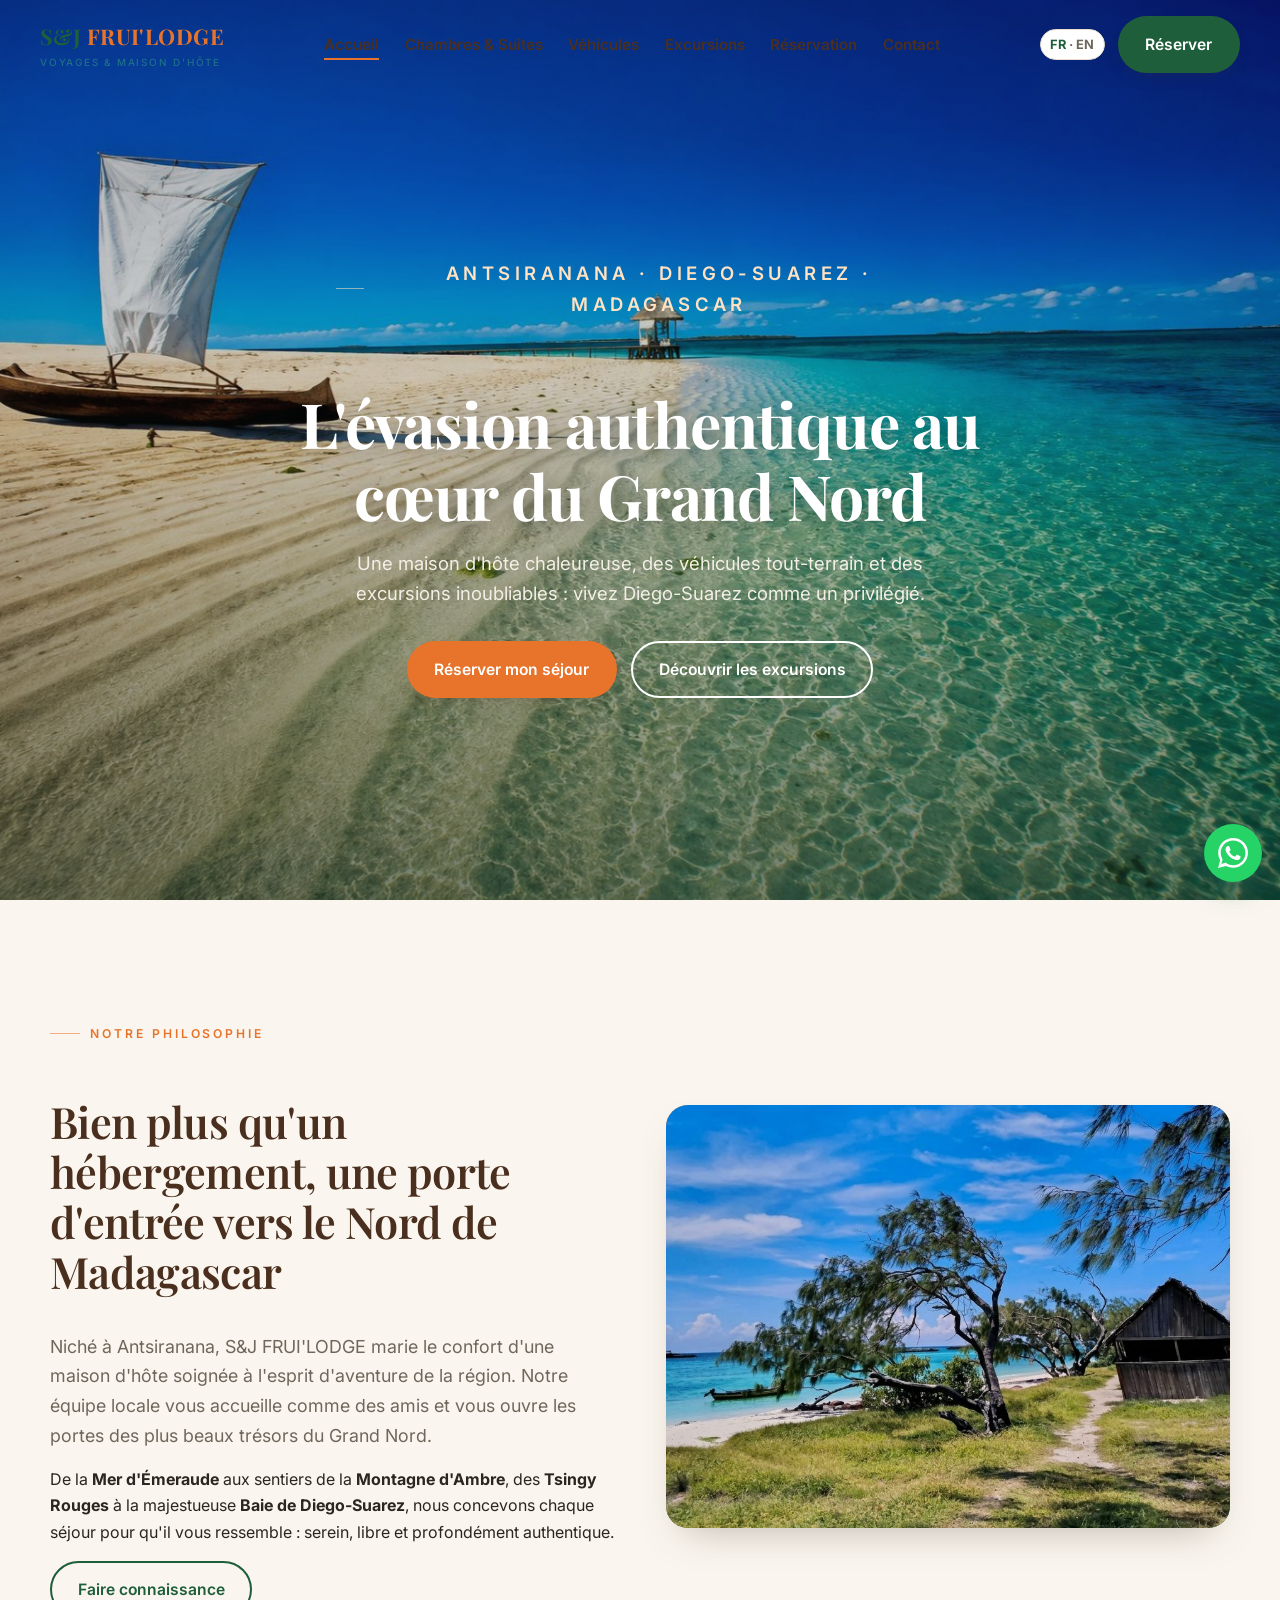
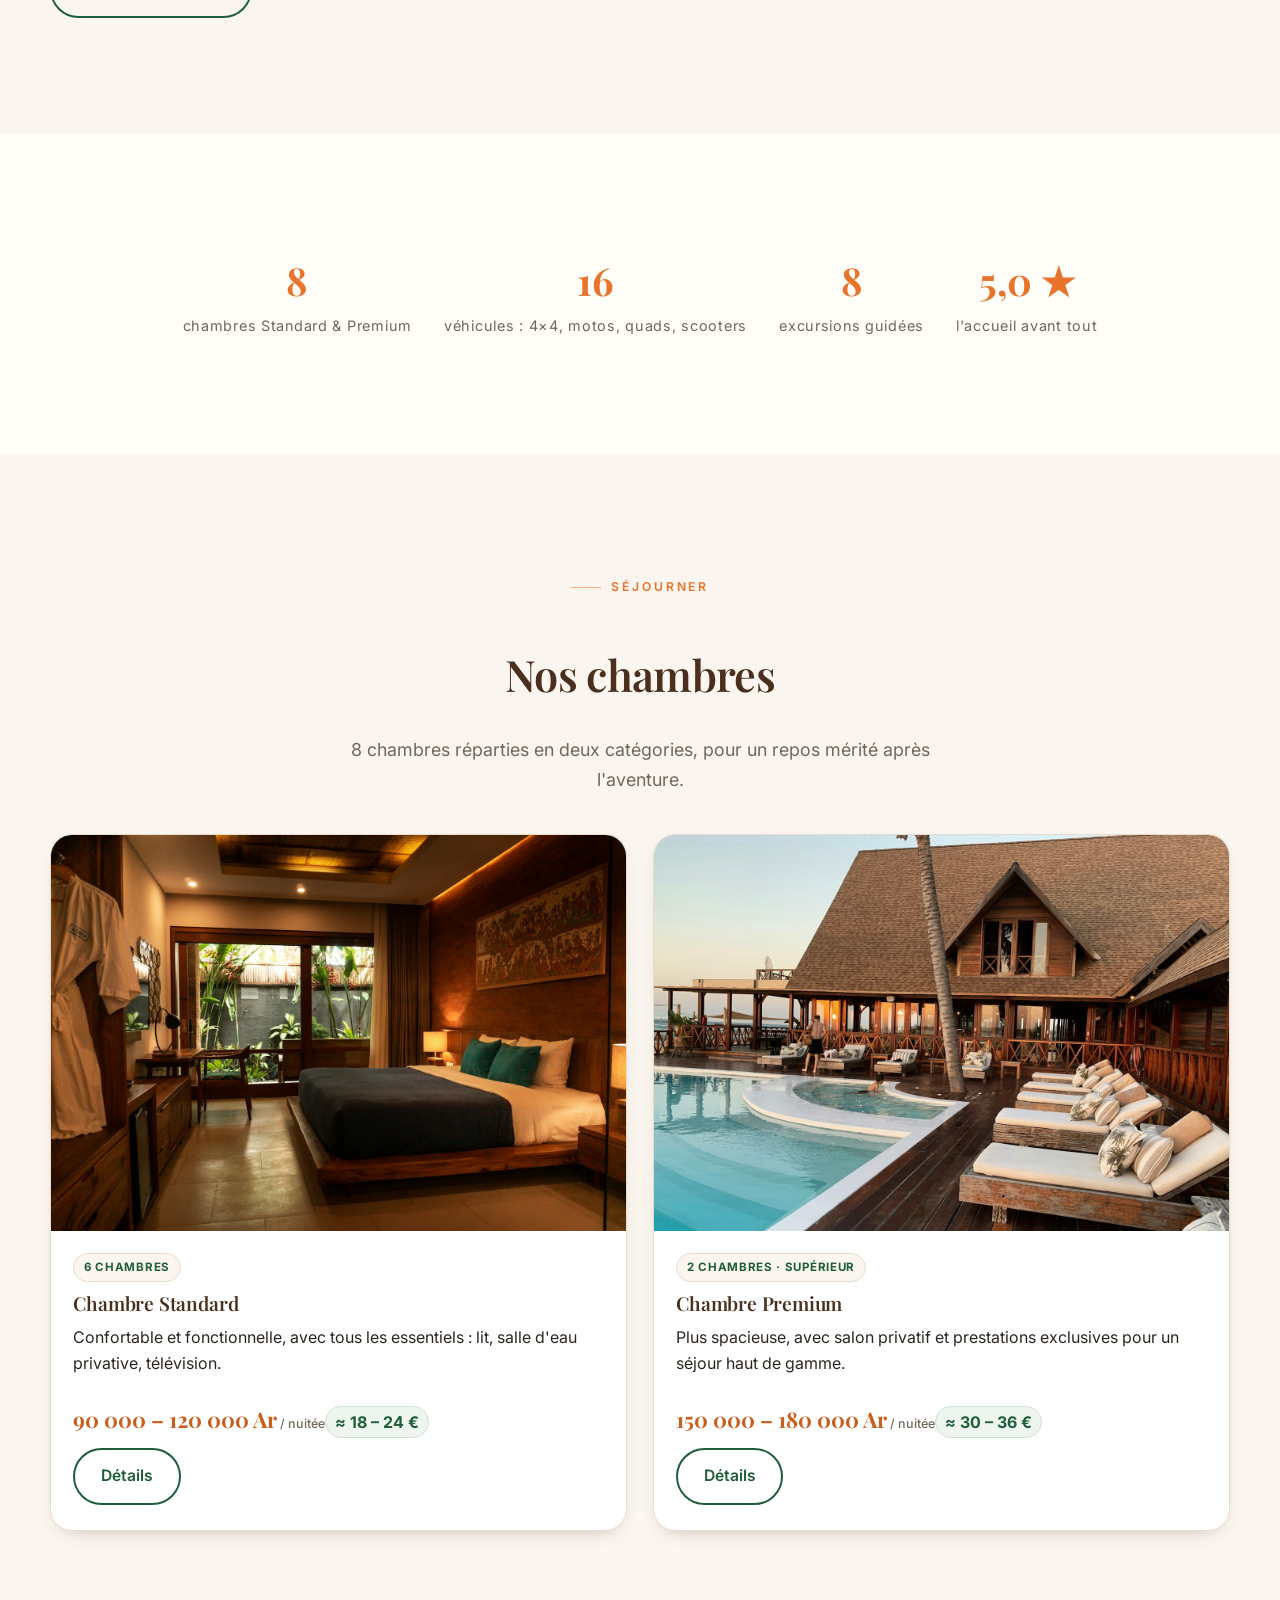
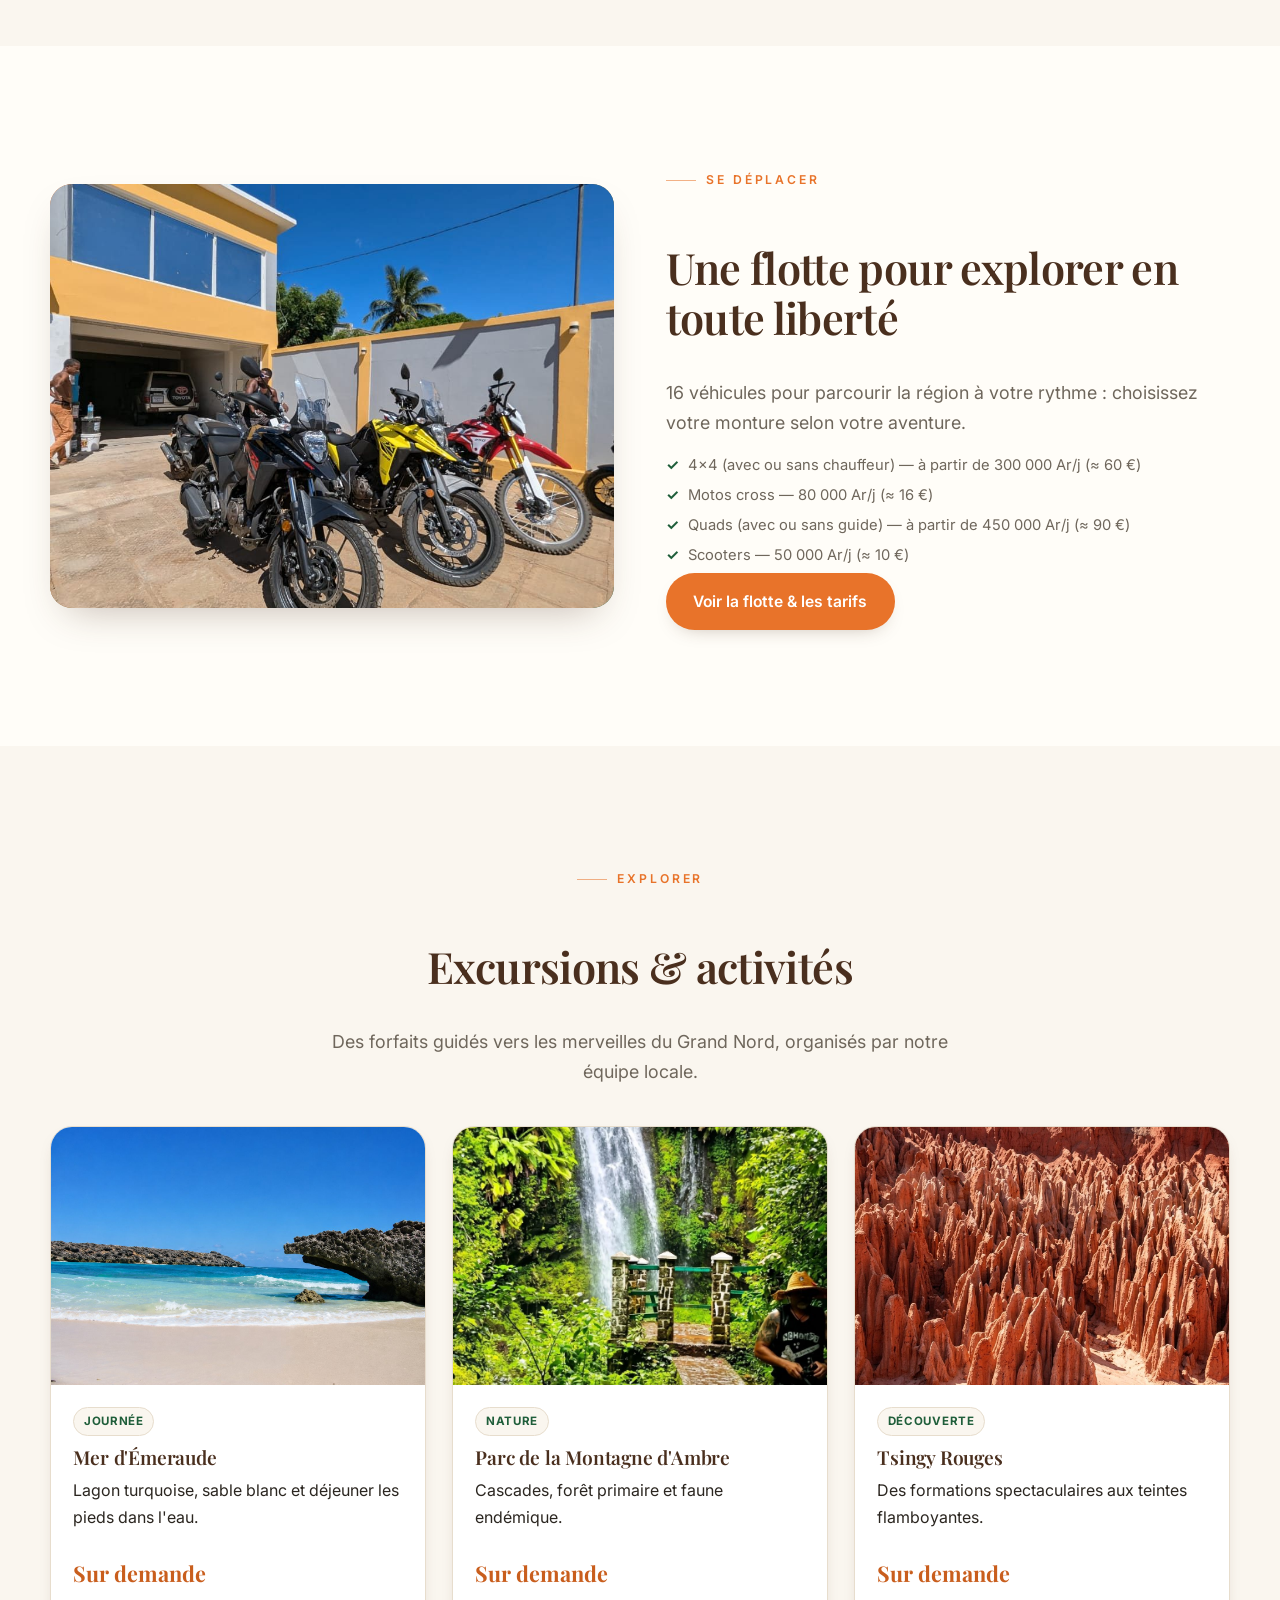
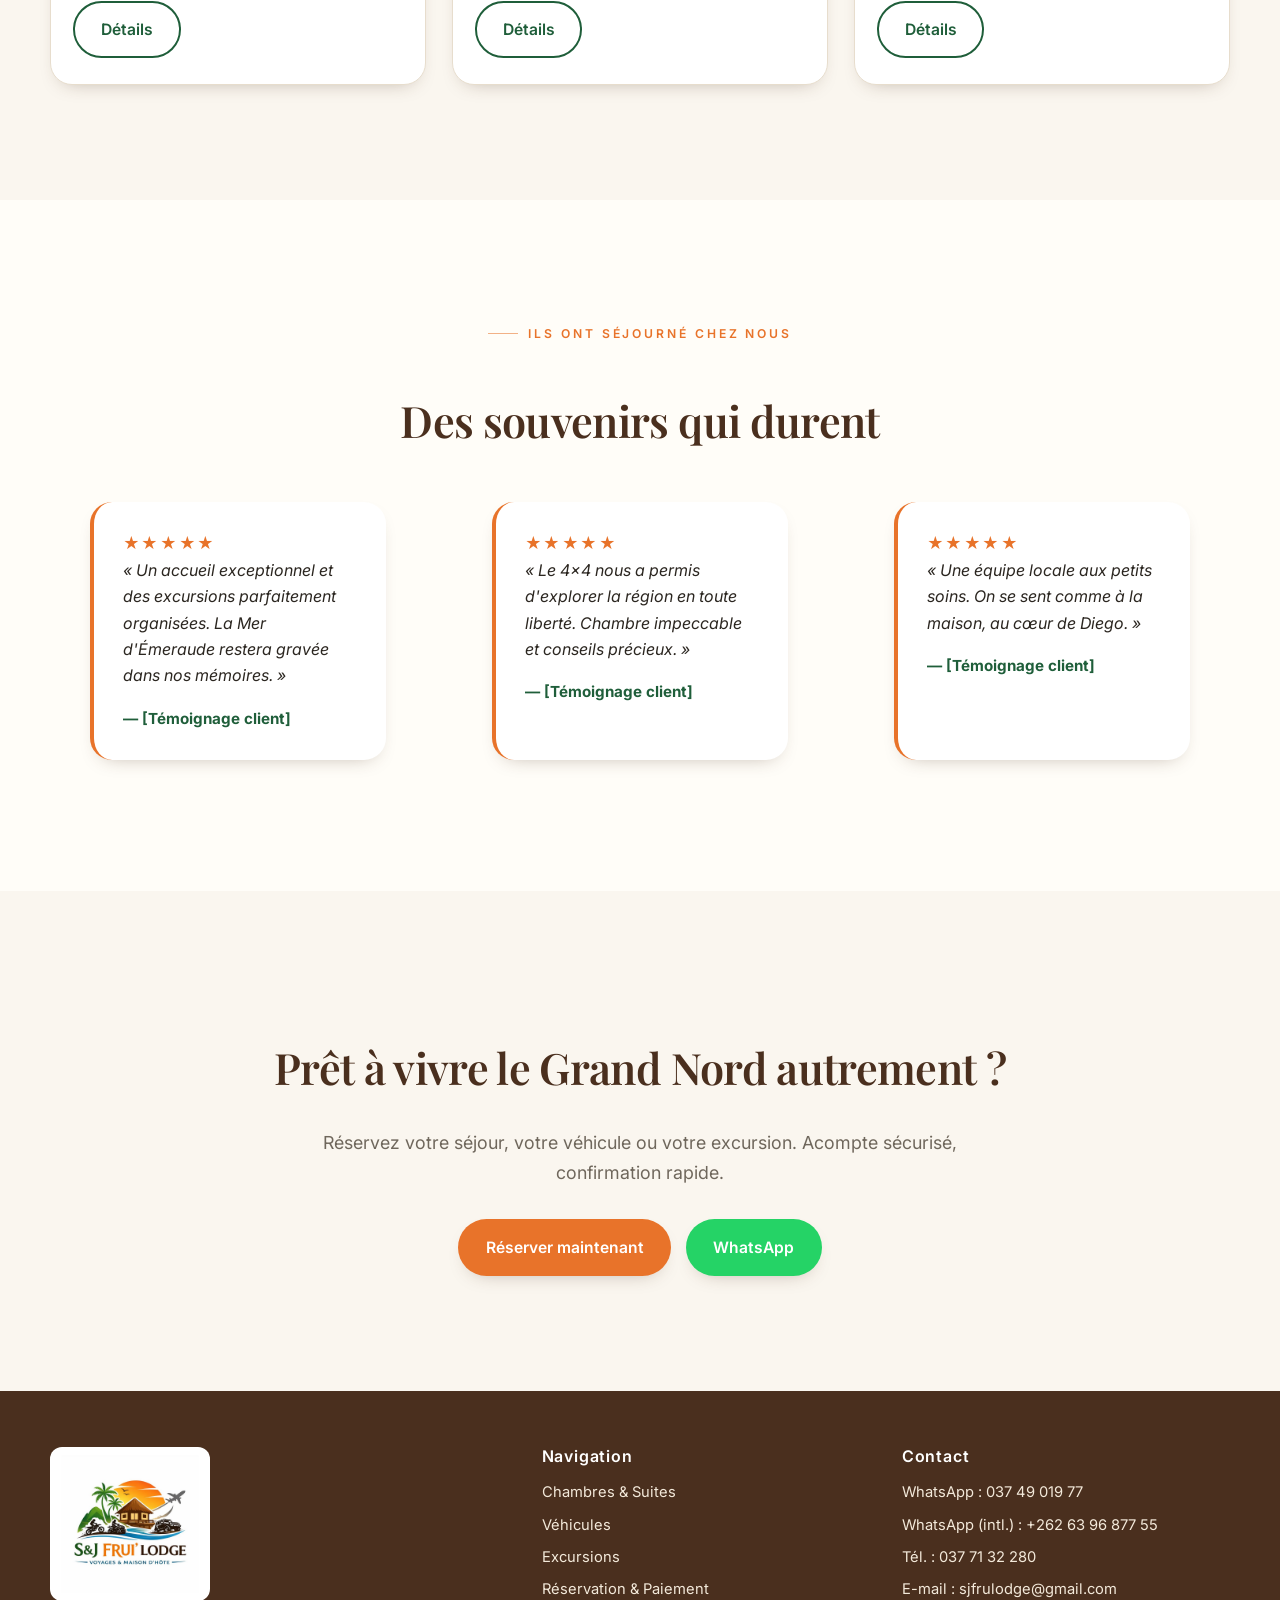
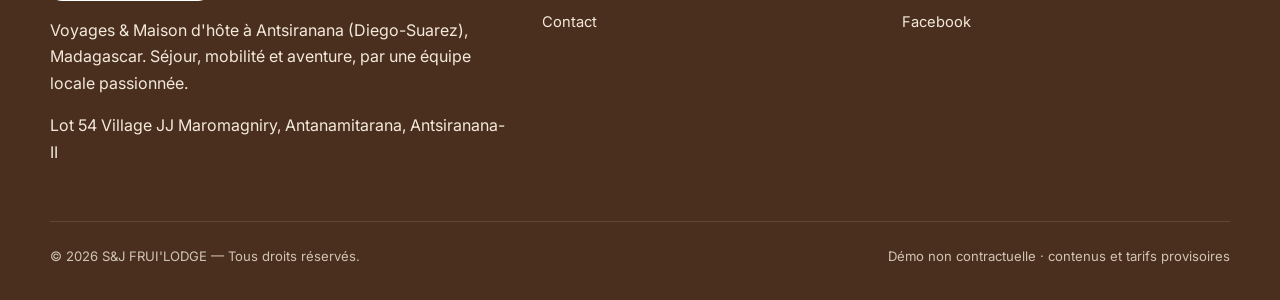
<file: index.html>
<!DOCTYPE html>
<html lang="fr">
<head>
  <meta charset="UTF-8" />
  <meta name="viewport" content="width=device-width, initial-scale=1.0" />
  <title>S&J FRUI'LODGE — Lodge, location & excursions à Antsiranana (Diego-Suarez)</title>
  <meta name="description" content="Maison d'hôte de charme, location de véhicules et excursions guidées à Antsiranana (Diego-Suarez), Madagascar. Mer d'Émeraude, Montagne d'Ambre, Tsingy Rouges." />
  <link rel="preconnect" href="https://fonts.googleapis.com">
  <link rel="preconnect" href="https://fonts.gstatic.com" crossorigin>
  <link href="https://fonts.googleapis.com/css2?family=Inter:wght@400;500;600;700&family=Playfair+Display:wght@600;700&display=swap" rel="stylesheet">
  <link rel="icon" href="assets/img/logo.jpg" />
  <link rel="stylesheet" href="assets/css/styles.css?v=3" />
</head>
<body>

  <!-- ===== Navigation ===== -->
  <header class="nav">
    <a class="nav__brand" href="index.html">
      <span>
        <span class="mark"><span class="s">S&J</span> <span class="j">FRUI'LODGE</span></span>
        <small>Voyages & Maison d'hôte</small>
      </span>
    </a>
    <nav>
      <ul class="nav__links">
        <li><a href="index.html" class="active">Accueil</a></li>
        <li><a href="chambres.html">Chambres & Suites</a></li>
        <li><a href="vehicules.html">Véhicules</a></li>
        <li><a href="excursions.html">Excursions</a></li>
        <li><a href="reservation.html">Réservation</a></li>
        <li><a href="contact.html">Contact</a></li>
      </ul>
    </nav>
    <div class="nav__cta">
      <span class="lang"><b>FR</b> · <a href="en/index.html" style="color:inherit">EN</a></span>
      <a href="reservation.html" class="btn btn--green">Réserver</a>
      <button class="nav__burger" aria-label="Menu"><span></span><span></span><span></span></button>
    </div>
  </header>

  <!-- ===== Héro ===== -->
  <section class="hero">
    <img class="hero__photo" src="assets/img/hero.jpg" alt="Plage tropicale au coucher du soleil" />
    <div class="hero__overlay"></div>
    <div class="hero__inner">
      <p class="eyebrow" style="color:#ffe2c2">Antsiranana · Diego-Suarez · Madagascar</p>
      <h1>L'évasion authentique au cœur du Grand Nord</h1>
      <p>Une maison d'hôte chaleureuse, des véhicules tout-terrain et des excursions inoubliables&nbsp;: vivez Diego-Suarez comme un privilégié.</p>
      <div class="hero__actions">
        <a href="reservation.html" class="btn">Réserver mon séjour</a>
        <a href="excursions.html" class="btn btn--ghost" style="--fg:#fff;border-color:#fff">Découvrir les excursions</a>
      </div>
    </div>
  </section>

  <!-- ===== Philosophie ===== -->
  <section class="section">
    <div class="container split">
      <div class="reveal">
        <p class="eyebrow">Notre philosophie</p>
        <h2>Bien plus qu'un hébergement, une porte d'entrée vers le Nord de Madagascar</h2>
        <p class="lead">Niché à Antsiranana, S&J FRUI'LODGE marie le confort d'une maison d'hôte soignée à l'esprit d'aventure de la région. Notre équipe locale vous accueille comme des amis et vous ouvre les portes des plus beaux trésors du Grand Nord.</p>
        <p>De la <strong>Mer d'Émeraude</strong> aux sentiers de la <strong>Montagne d'Ambre</strong>, des <strong>Tsingy Rouges</strong> à la majestueuse <strong>Baie de Diego-Suarez</strong>, nous concevons chaque séjour pour qu'il vous ressemble&nbsp;: serein, libre et profondément authentique.</p>
        <a href="contact.html" class="btn btn--ghost">Faire connaissance</a>
      </div>
      <div class="reveal delay-1 media-box"><img src="assets/img/lodge.jpg" alt="Façade et jardin du lodge" /></div>
    </div>
  </section>

  <!-- ===== Chiffres ===== -->
  <section class="section section--tint">
    <div class="container stats reveal">
      <div class="stat"><b>8</b><span>chambres Standard & Premium</span></div>
      <div class="stat"><b>16</b><span>véhicules : 4×4, motos, quads, scooters</span></div>
      <div class="stat"><b>8</b><span>excursions guidées</span></div>
      <div class="stat"><b>5,0 ★</b><span>l'accueil avant tout</span></div>
    </div>
  </section>

  <!-- ===== Aperçu chambres ===== -->
  <section class="section">
    <div class="container">
      <div class="center reveal">
        <p class="eyebrow">Séjourner</p>
        <h2>Nos chambres</h2>
        <p class="lead">8 chambres réparties en deux catégories, pour un repos mérité après l'aventure.</p>
      </div>
      <div class="grid grid--2" style="margin-top:2.5rem">
        <article class="card reveal">
          <div class="card__media"><img src="assets/img/room-1.jpg" alt="Chambre Standard" /></div>
          <div class="card__body">
            <span class="tag">6 chambres</span>
            <h3>Chambre Standard</h3>
            <p>Confortable et fonctionnelle, avec tous les essentiels : lit, salle d'eau privative, télévision.</p>
            <span class="price">90 000 – 120 000 Ar<small> / nuitée</small><span class="eur">≈ 18 – 24 €</span></span>
            <div class="card__foot"><a href="chambres.html" class="btn btn--ghost">Détails</a></div>
          </div>
        </article>
        <article class="card reveal delay-1">
          <div class="card__media"><img src="assets/img/room-2.jpg" alt="Chambre Premium" /></div>
          <div class="card__body">
            <span class="tag">2 chambres · supérieur</span>
            <h3>Chambre Premium</h3>
            <p>Plus spacieuse, avec salon privatif et prestations exclusives pour un séjour haut de gamme.</p>
            <span class="price">150 000 – 180 000 Ar<small> / nuitée</small><span class="eur">≈ 30 – 36 €</span></span>
            <div class="card__foot"><a href="chambres.html" class="btn btn--ghost">Détails</a></div>
          </div>
        </article>
      </div>
    </div>
  </section>

  <!-- ===== Aperçu véhicules ===== -->
  <section class="section section--tint">
    <div class="container split">
      <div class="reveal media-box"><img src="assets/img/fleet.jpg" alt="Flotte de véhicules tout-terrain" /></div>
      <div class="reveal delay-1">
        <p class="eyebrow">Se déplacer</p>
        <h2>Une flotte pour explorer en toute liberté</h2>
        <p class="lead">16 véhicules pour parcourir la région à votre rythme&nbsp;: choisissez votre monture selon votre aventure.</p>
        <ul class="feature-list">
          <li>4×4 (avec ou sans chauffeur) — à partir de 300 000 Ar/j (≈ 60 €)</li>
          <li>Motos cross — 80 000 Ar/j (≈ 16 €)</li>
          <li>Quads (avec ou sans guide) — à partir de 450 000 Ar/j (≈ 90 €)</li>
          <li>Scooters — 50 000 Ar/j (≈ 10 €)</li>
        </ul>
        <a href="vehicules.html" class="btn">Voir la flotte & les tarifs</a>
      </div>
    </div>
  </section>

  <!-- ===== Aperçu excursions ===== -->
  <section class="section">
    <div class="container">
      <div class="center reveal">
        <p class="eyebrow">Explorer</p>
        <h2>Excursions & activités</h2>
        <p class="lead">Des forfaits guidés vers les merveilles du Grand Nord, organisés par notre équipe locale.</p>
      </div>
      <div class="grid grid--3" style="margin-top:2.5rem">
        <article class="card reveal">
          <div class="card__media"><img src="assets/img/emeraude.jpg" alt="Mer d'Émeraude" /></div>
          <div class="card__body"><span class="tag">Journée</span><h3>Mer d'Émeraude</h3><p>Lagon turquoise, sable blanc et déjeuner les pieds dans l'eau.</p><span class="price">Sur demande</span><div class="card__foot"><a href="excursions.html" class="btn btn--ghost">Détails</a></div></div>
        </article>
        <article class="card reveal delay-1">
          <div class="card__media"><img src="assets/img/ambre.jpg" alt="Montagne d'Ambre" /></div>
          <div class="card__body"><span class="tag">Nature</span><h3>Parc de la Montagne d'Ambre</h3><p>Cascades, forêt primaire et faune endémique.</p><span class="price">Sur demande</span><div class="card__foot"><a href="excursions.html" class="btn btn--ghost">Détails</a></div></div>
        </article>
        <article class="card reveal delay-2">
          <div class="card__media"><img src="assets/img/tsingy.jpg" alt="Tsingy Rouges" /></div>
          <div class="card__body"><span class="tag">Découverte</span><h3>Tsingy Rouges</h3><p>Des formations spectaculaires aux teintes flamboyantes.</p><span class="price">Sur demande</span><div class="card__foot"><a href="excursions.html" class="btn btn--ghost">Détails</a></div></div>
        </article>
      </div>
    </div>
  </section>

  <!-- ===== Témoignages ===== -->
  <section class="section section--tint">
    <div class="container">
      <div class="center reveal"><p class="eyebrow">Ils ont séjourné chez nous</p><h2>Des souvenirs qui durent</h2></div>
      <div class="grid grid--3" style="margin-top:2.5rem">
        <blockquote class="quote reveal"><div class="stars">★★★★★</div><p>« Un accueil exceptionnel et des excursions parfaitement organisées. La Mer d'Émeraude restera gravée dans nos mémoires. »</p><span class="who">— [Témoignage client]</span></blockquote>
        <blockquote class="quote reveal delay-1"><div class="stars">★★★★★</div><p>« Le 4×4 nous a permis d'explorer la région en toute liberté. Chambre impeccable et conseils précieux. »</p><span class="who">— [Témoignage client]</span></blockquote>
        <blockquote class="quote reveal delay-2"><div class="stars">★★★★★</div><p>« Une équipe locale aux petits soins. On se sent comme à la maison, au cœur de Diego. »</p><span class="who">— [Témoignage client]</span></blockquote>
      </div>
    </div>
  </section>

  <!-- ===== Appel à l'action ===== -->
  <section class="section center">
    <div class="container reveal">
      <h2>Prêt à vivre le Grand Nord autrement&nbsp;?</h2>
      <p class="lead">Réservez votre séjour, votre véhicule ou votre excursion. Acompte sécurisé, confirmation rapide.</p>
      <div class="hero__actions"><a href="reservation.html" class="btn">Réserver maintenant</a><a href="https://wa.me/261374901977" class="btn btn--wa">WhatsApp</a></div>
    </div>
  </section>

  <!-- ===== Pied de page ===== -->
  <footer class="footer">
    <div class="container footer__grid">
      <div>
        <img class="footer__logo" src="assets/img/logo.jpg" alt="Logo S&J FRUI'LODGE" />
        <p>Voyages & Maison d'hôte à Antsiranana (Diego-Suarez), Madagascar. Séjour, mobilité et aventure, par une équipe locale passionnée.</p>
        <p>Lot 54 Village JJ Maromagniry, Antanamitarana, Antsiranana-II</p>
      </div>
      <div>
        <h4>Navigation</h4>
        <ul>
          <li><a href="chambres.html">Chambres & Suites</a></li>
          <li><a href="vehicules.html">Véhicules</a></li>
          <li><a href="excursions.html">Excursions</a></li>
          <li><a href="reservation.html">Réservation & Paiement</a></li>
          <li><a href="contact.html">Contact</a></li>
        </ul>
      </div>
      <div>
        <h4>Contact</h4>
        <ul>
          <li>WhatsApp : <a href="https://wa.me/261374901977" target="_blank" rel="noopener">037 49 019 77</a></li><li>WhatsApp (intl.) : <a href="https://wa.me/262639687755" target="_blank" rel="noopener">+262 63 96 877 55</a></li>
          <li>Tél. : 037 71 32 280</li>
          <li>E-mail : <a href="mailto:sjfrulodge@gmail.com">sjfrulodge@gmail.com</a></li>
          <li><a href="https://www.facebook.com/profile.php?id=61589486435098" target="_blank" rel="noopener">Facebook</a></li>
        </ul>
      </div>
    </div>
    <div class="container footer__bottom">
      <span>© <span data-year>2026</span> S&J FRUI'LODGE — Tous droits réservés.</span>
      <span>Démo non contractuelle · contenus et tarifs provisoires</span>
    </div>
  </footer>

  <div class="demo-ribbon"><b>DÉMO</b> — réservations & paiements non actifs</div>
  <script src="assets/js/main.js"></script>
</body>
</html>
</file>
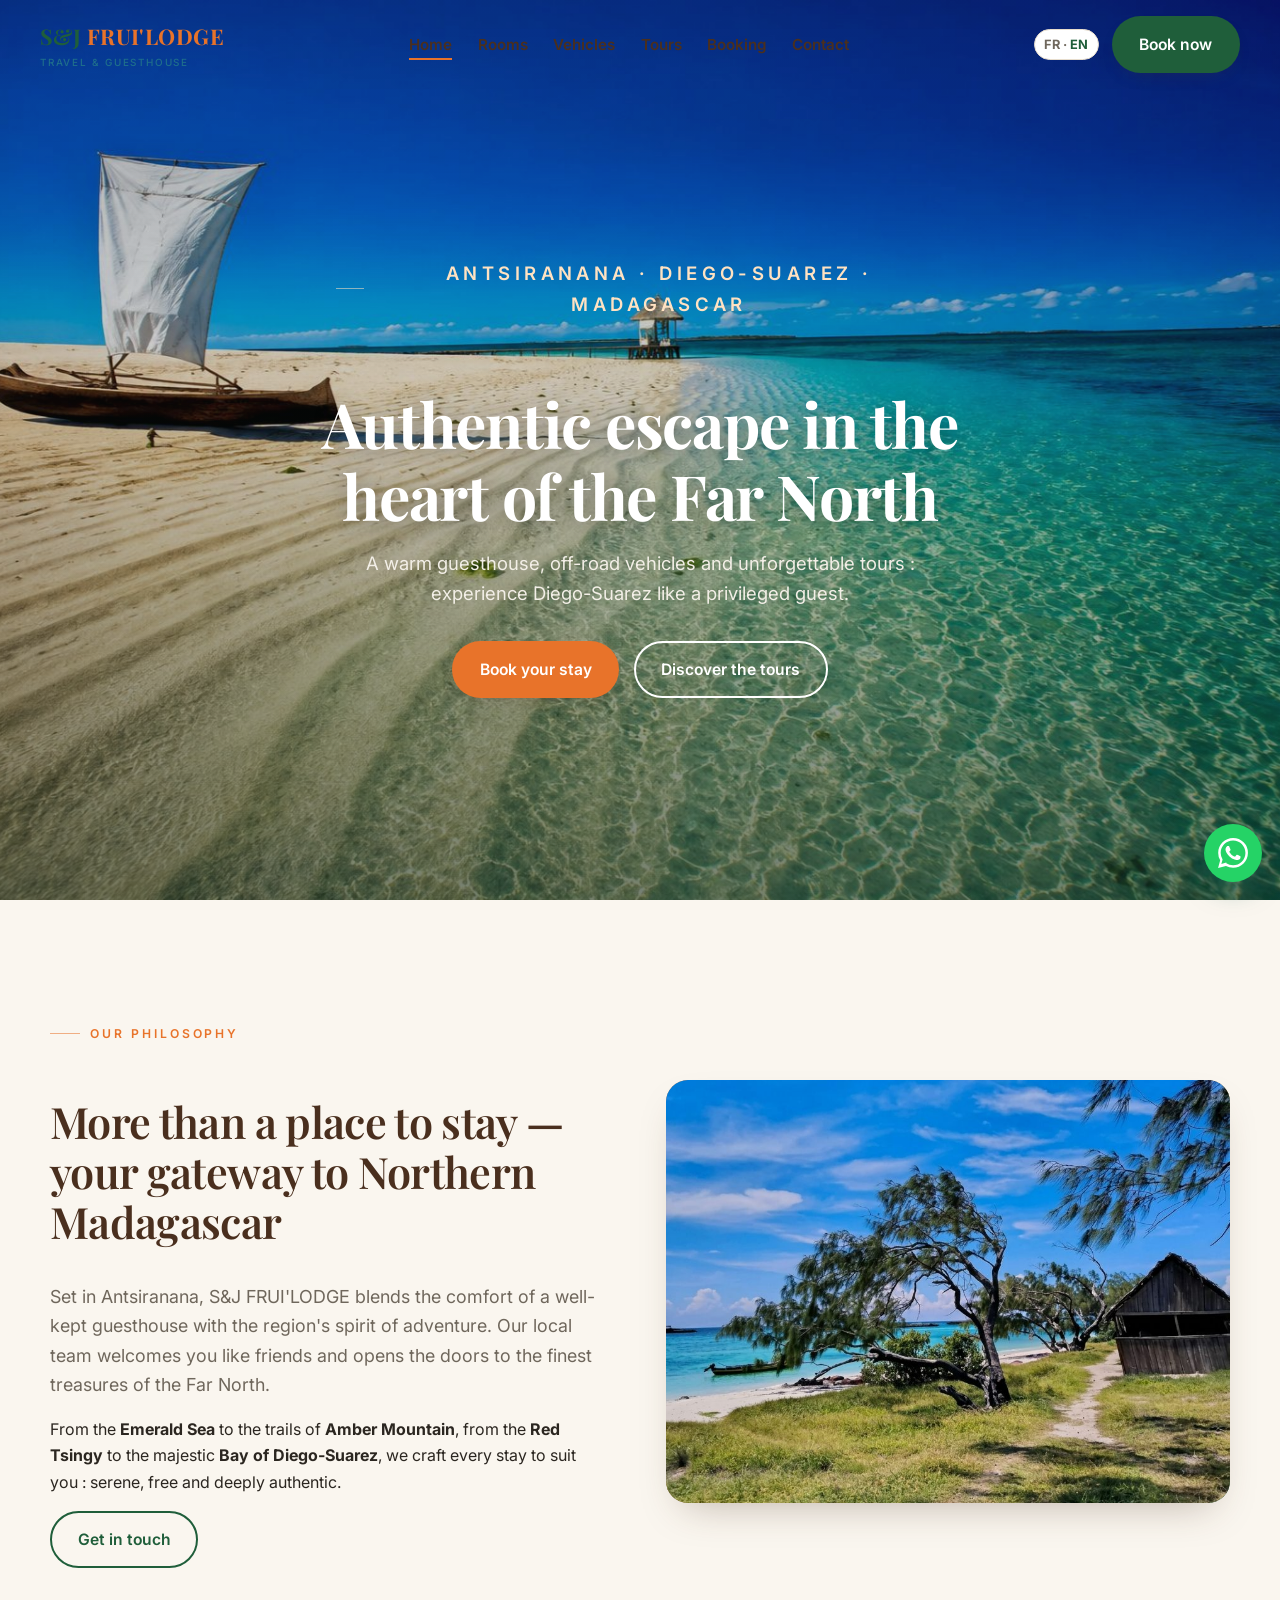
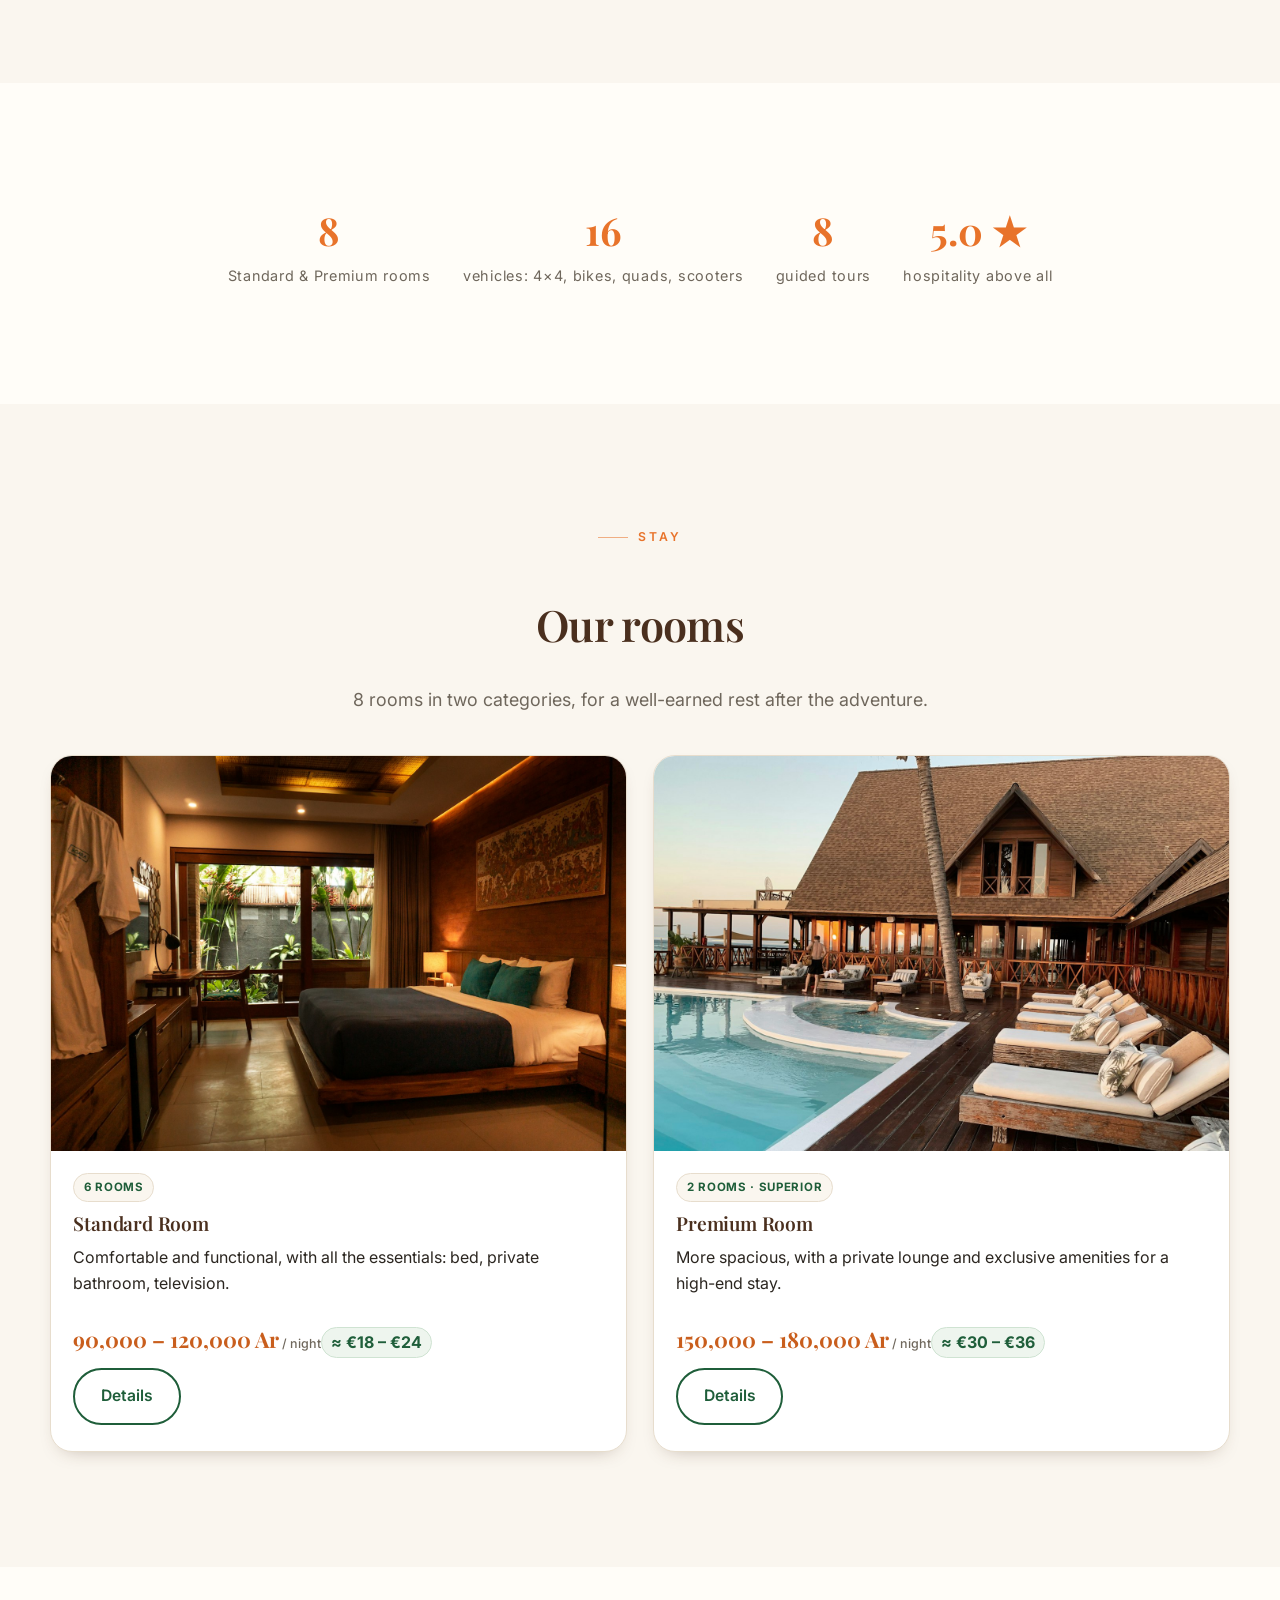
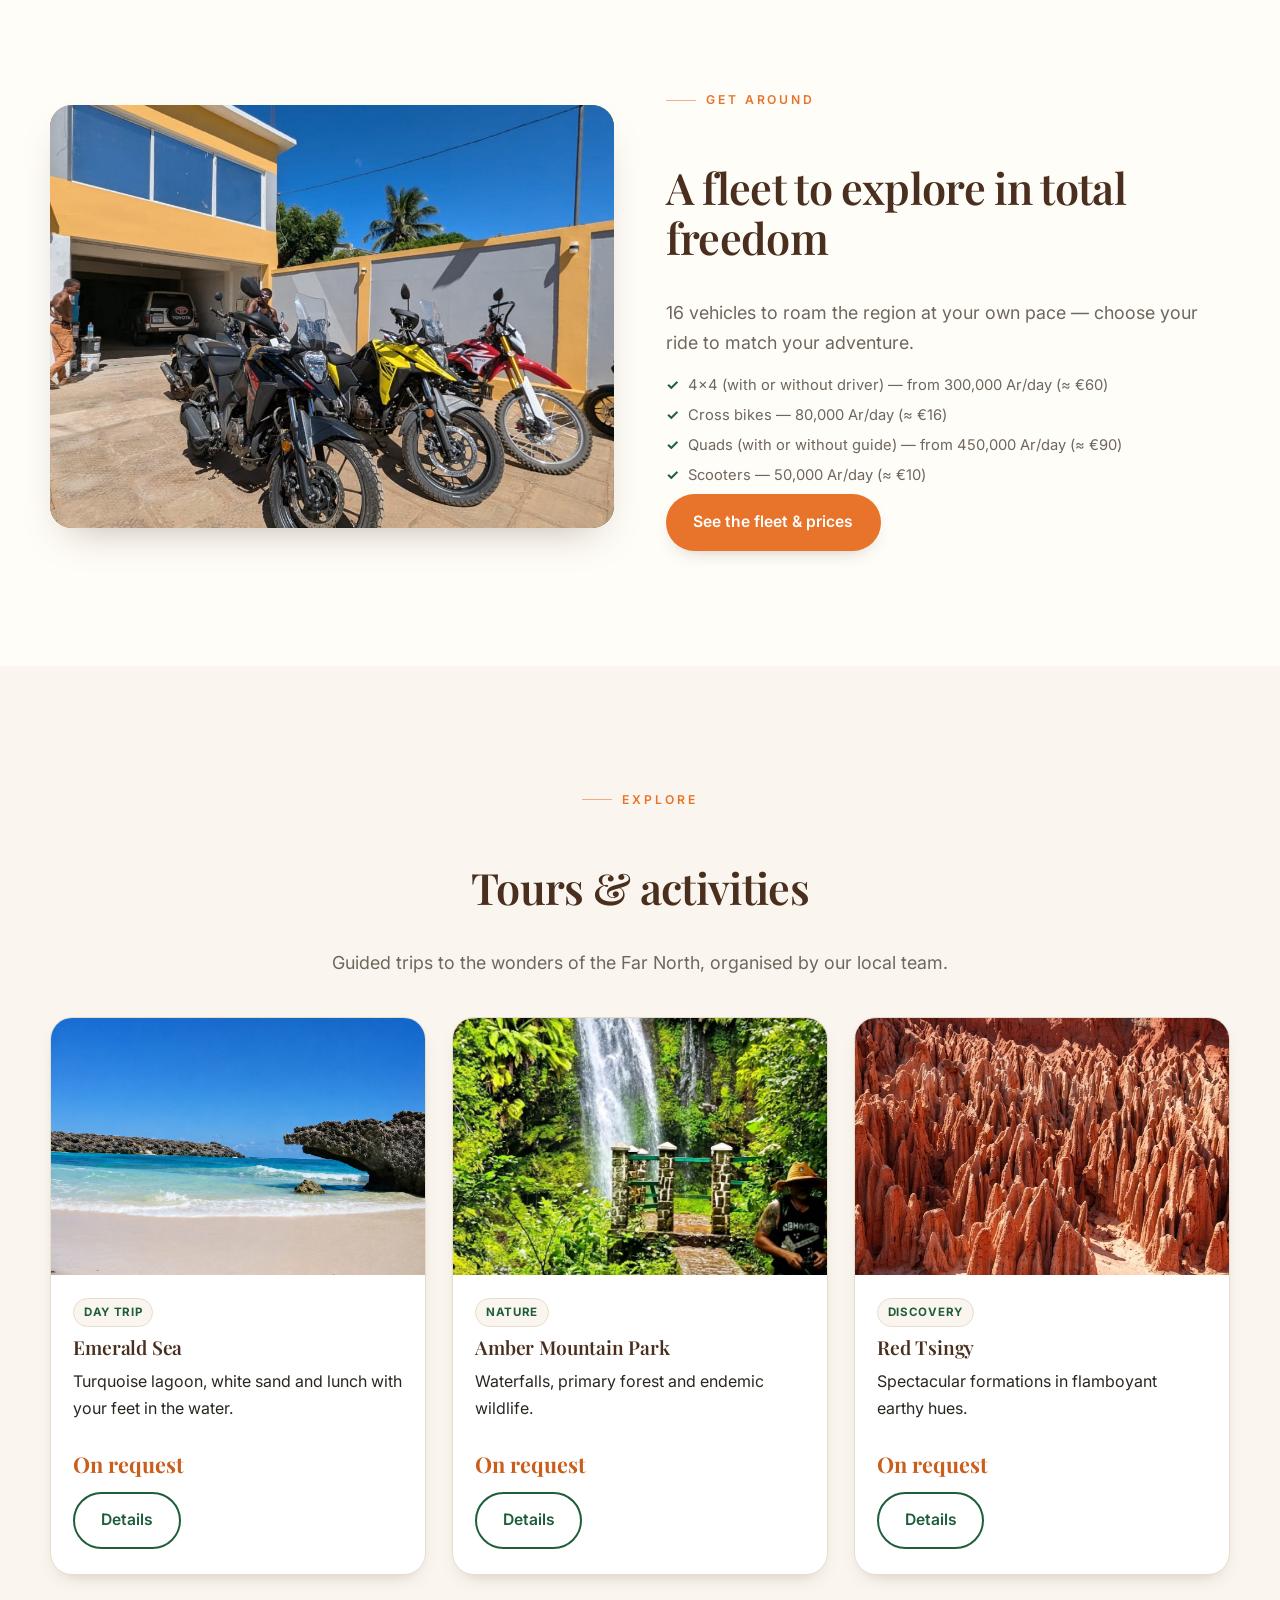
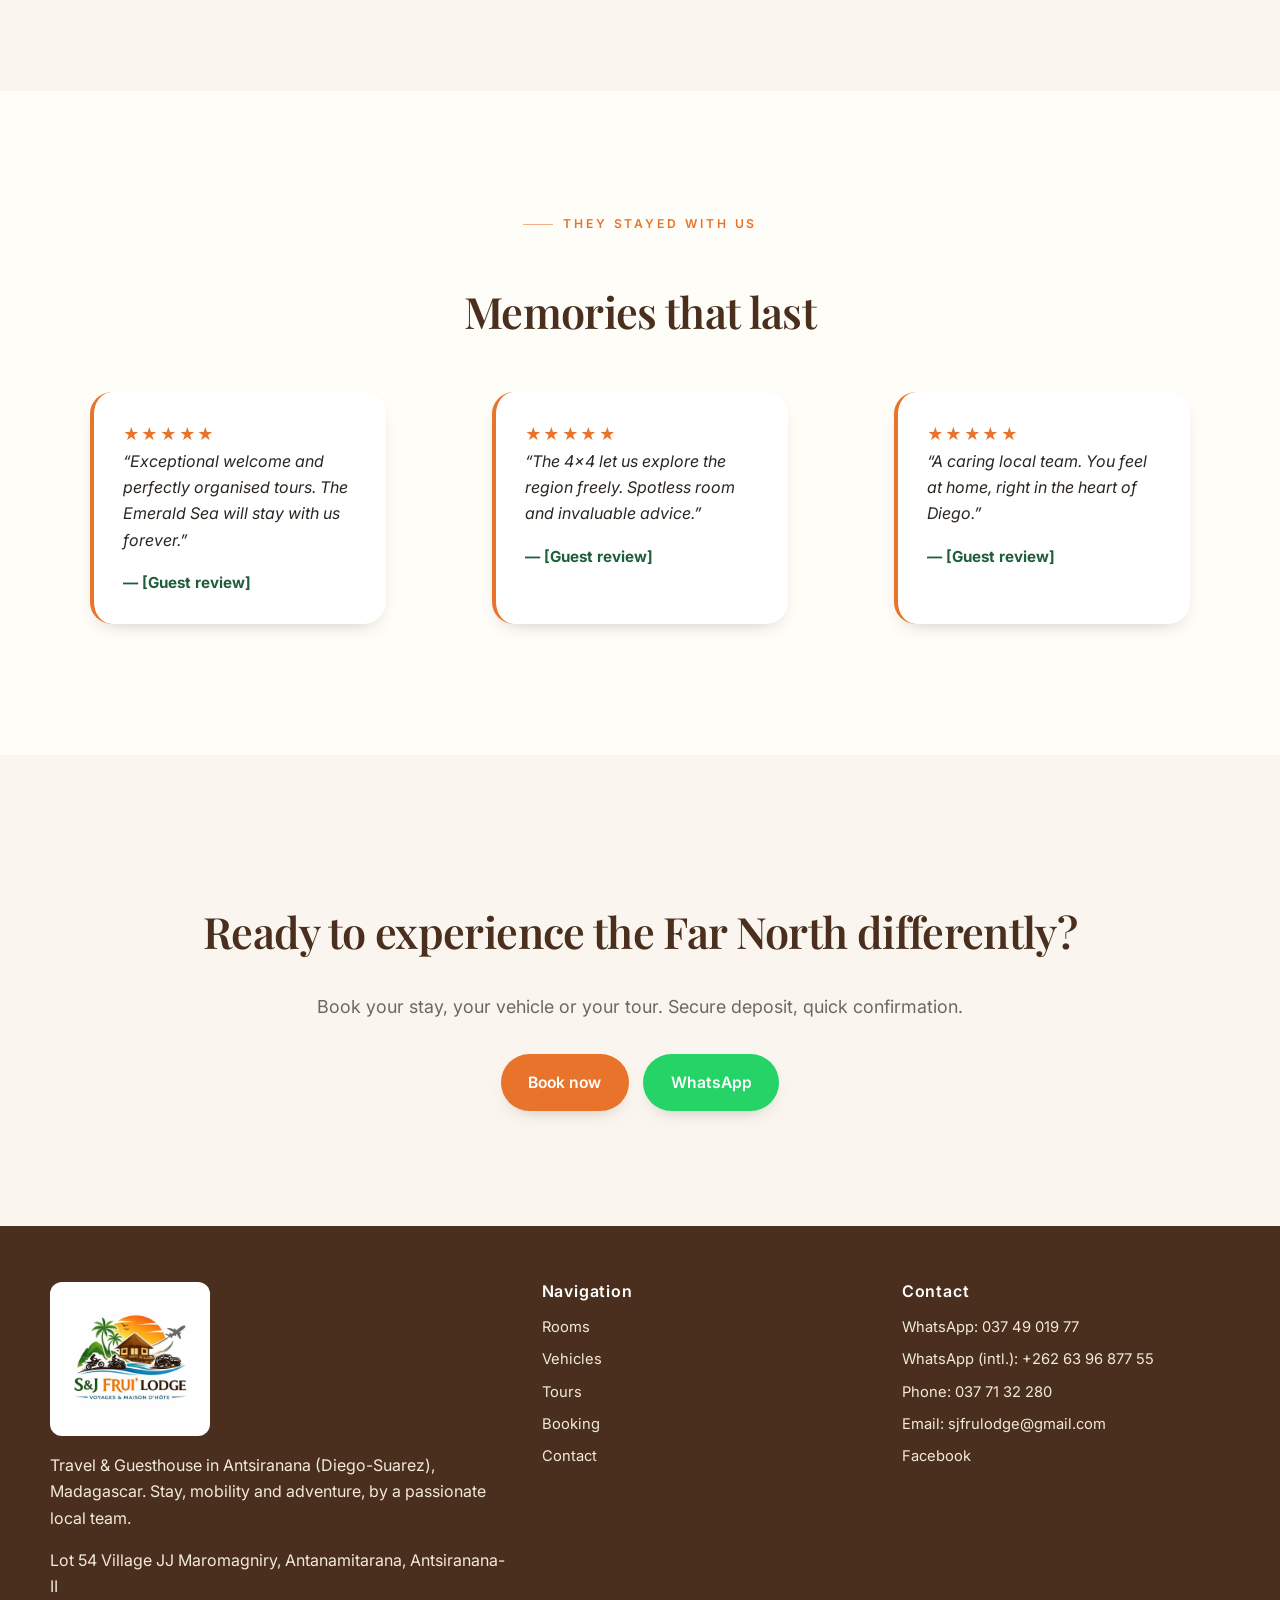
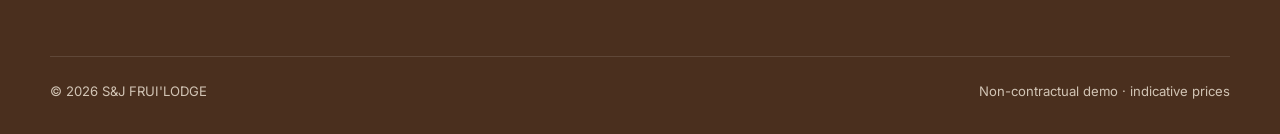
<file: en/index.html>
<!DOCTYPE html>
<html lang="en">
<head>
  <meta charset="UTF-8" />
  <meta name="viewport" content="width=device-width, initial-scale=1.0" />
  <title>S&J FRUI'LODGE — Lodge, rentals & tours in Antsiranana (Diego-Suarez)</title>
  <meta name="description" content="Charming guesthouse, vehicle rentals and guided tours in Antsiranana (Diego-Suarez), Madagascar. Emerald Sea, Amber Mountain, Red Tsingy." />
  <link rel="icon" href="../assets/img/logo.jpg" />
  <link rel="preconnect" href="https://fonts.googleapis.com"><link rel="preconnect" href="https://fonts.gstatic.com" crossorigin>
  <link href="https://fonts.googleapis.com/css2?family=Inter:wght@400;500;600;700&family=Playfair+Display:wght@600;700&display=swap" rel="stylesheet">
  <link rel="stylesheet" href="../assets/css/styles.css?v=3" />
</head>
<body>
  <header class="nav">
    <a class="nav__brand" href="index.html"><span><span class="mark"><span class="s">S&J</span> <span class="j">FRUI'LODGE</span></span><small>Travel & Guesthouse</small></span></a>
    <nav><ul class="nav__links">
      <li><a href="index.html" class="active">Home</a></li>
      <li><a href="rooms.html">Rooms</a></li>
      <li><a href="vehicles.html">Vehicles</a></li>
      <li><a href="tours.html">Tours</a></li>
      <li><a href="booking.html">Booking</a></li>
      <li><a href="contact.html">Contact</a></li>
    </ul></nav>
    <div class="nav__cta"><span class="lang"><a href="../index.html" style="color:inherit">FR</a> · <b>EN</b></span><a href="booking.html" class="btn btn--green">Book now</a><button class="nav__burger" aria-label="Menu"><span></span><span></span><span></span></button></div>
  </header>

  <section class="hero">
    <img class="hero__photo" src="../assets/img/hero.jpg" alt="Tropical beach at sunset" />
    <div class="hero__overlay"></div>
    <div class="hero__inner">
      <p class="eyebrow" style="color:#ffe2c2">Antsiranana · Diego-Suarez · Madagascar</p>
      <h1>Authentic escape in the heart of the Far North</h1>
      <p>A warm guesthouse, off-road vehicles and unforgettable tours&nbsp;: experience Diego-Suarez like a privileged guest.</p>
      <div class="hero__actions">
        <a href="booking.html" class="btn">Book your stay</a>
        <a href="tours.html" class="btn btn--ghost" style="--fg:#fff;border-color:#fff">Discover the tours</a>
      </div>
    </div>
  </section>

  <section class="section">
    <div class="container split">
      <div class="reveal">
        <p class="eyebrow">Our philosophy</p>
        <h2>More than a place to stay — your gateway to Northern Madagascar</h2>
        <p class="lead">Set in Antsiranana, S&J FRUI'LODGE blends the comfort of a well-kept guesthouse with the region's spirit of adventure. Our local team welcomes you like friends and opens the doors to the finest treasures of the Far North.</p>
        <p>From the <strong>Emerald Sea</strong> to the trails of <strong>Amber Mountain</strong>, from the <strong>Red Tsingy</strong> to the majestic <strong>Bay of Diego-Suarez</strong>, we craft every stay to suit you&nbsp;: serene, free and deeply authentic.</p>
        <a href="contact.html" class="btn btn--ghost">Get in touch</a>
      </div>
      <div class="reveal delay-1 media-box"><img src="../assets/img/lodge.jpg" alt="Lodge by the sea" /></div>
    </div>
  </section>

  <section class="section section--tint">
    <div class="container stats reveal">
      <div class="stat"><b>8</b><span>Standard & Premium rooms</span></div>
      <div class="stat"><b>16</b><span>vehicles: 4×4, bikes, quads, scooters</span></div>
      <div class="stat"><b>8</b><span>guided tours</span></div>
      <div class="stat"><b>5.0 ★</b><span>hospitality above all</span></div>
    </div>
  </section>

  <section class="section">
    <div class="container">
      <div class="center reveal">
        <p class="eyebrow">Stay</p>
        <h2>Our rooms</h2>
        <p class="lead">8 rooms in two categories, for a well-earned rest after the adventure.</p>
      </div>
      <div class="grid grid--2" style="margin-top:2.5rem">
        <article class="card reveal">
          <div class="card__media"><img src="../assets/img/room-1.jpg" alt="Standard Room" /></div>
          <div class="card__body">
            <span class="tag">6 rooms</span>
            <h3>Standard Room</h3>
            <p>Comfortable and functional, with all the essentials: bed, private bathroom, television.</p>
            <span class="price">90,000 – 120,000 Ar<small> / night</small><span class="eur">≈ €18 – €24</span></span>
            <div class="card__foot"><a href="rooms.html" class="btn btn--ghost">Details</a></div>
          </div>
        </article>
        <article class="card reveal delay-1">
          <div class="card__media"><img src="../assets/img/room-2.jpg" alt="Premium Room" /></div>
          <div class="card__body">
            <span class="tag">2 rooms · superior</span>
            <h3>Premium Room</h3>
            <p>More spacious, with a private lounge and exclusive amenities for a high-end stay.</p>
            <span class="price">150,000 – 180,000 Ar<small> / night</small><span class="eur">≈ €30 – €36</span></span>
            <div class="card__foot"><a href="rooms.html" class="btn btn--ghost">Details</a></div>
          </div>
        </article>
      </div>
    </div>
  </section>

  <section class="section section--tint">
    <div class="container split">
      <div class="reveal media-box"><img src="../assets/img/fleet.jpg" alt="Off-road vehicle fleet" /></div>
      <div class="reveal delay-1">
        <p class="eyebrow">Get around</p>
        <h2>A fleet to explore in total freedom</h2>
        <p class="lead">16 vehicles to roam the region at your own pace — choose your ride to match your adventure.</p>
        <ul class="feature-list">
          <li>4×4 (with or without driver) — from 300,000 Ar/day (≈ €60)</li>
          <li>Cross bikes — 80,000 Ar/day (≈ €16)</li>
          <li>Quads (with or without guide) — from 450,000 Ar/day (≈ €90)</li>
          <li>Scooters — 50,000 Ar/day (≈ €10)</li>
        </ul>
        <a href="vehicles.html" class="btn">See the fleet & prices</a>
      </div>
    </div>
  </section>

  <section class="section">
    <div class="container">
      <div class="center reveal">
        <p class="eyebrow">Explore</p>
        <h2>Tours & activities</h2>
        <p class="lead">Guided trips to the wonders of the Far North, organised by our local team.</p>
      </div>
      <div class="grid grid--3" style="margin-top:2.5rem">
        <article class="card reveal">
          <div class="card__media"><img src="../assets/img/emeraude.jpg" alt="Emerald Sea" /></div>
          <div class="card__body"><span class="tag">Day trip</span><h3>Emerald Sea</h3><p>Turquoise lagoon, white sand and lunch with your feet in the water.</p><span class="price">On request</span><div class="card__foot"><a href="tours.html" class="btn btn--ghost">Details</a></div></div>
        </article>
        <article class="card reveal delay-1">
          <div class="card__media"><img src="../assets/img/ambre.jpg" alt="Amber Mountain" /></div>
          <div class="card__body"><span class="tag">Nature</span><h3>Amber Mountain Park</h3><p>Waterfalls, primary forest and endemic wildlife.</p><span class="price">On request</span><div class="card__foot"><a href="tours.html" class="btn btn--ghost">Details</a></div></div>
        </article>
        <article class="card reveal delay-2">
          <div class="card__media"><img src="../assets/img/tsingy.jpg" alt="Red Tsingy" /></div>
          <div class="card__body"><span class="tag">Discovery</span><h3>Red Tsingy</h3><p>Spectacular formations in flamboyant earthy hues.</p><span class="price">On request</span><div class="card__foot"><a href="tours.html" class="btn btn--ghost">Details</a></div></div>
        </article>
      </div>
    </div>
  </section>

  <section class="section section--tint">
    <div class="container">
      <div class="center reveal"><p class="eyebrow">They stayed with us</p><h2>Memories that last</h2></div>
      <div class="grid grid--3" style="margin-top:2.5rem">
        <blockquote class="quote reveal"><div class="stars">★★★★★</div><p>“Exceptional welcome and perfectly organised tours. The Emerald Sea will stay with us forever.”</p><span class="who">— [Guest review]</span></blockquote>
        <blockquote class="quote reveal delay-1"><div class="stars">★★★★★</div><p>“The 4×4 let us explore the region freely. Spotless room and invaluable advice.”</p><span class="who">— [Guest review]</span></blockquote>
        <blockquote class="quote reveal delay-2"><div class="stars">★★★★★</div><p>“A caring local team. You feel at home, right in the heart of Diego.”</p><span class="who">— [Guest review]</span></blockquote>
      </div>
    </div>
  </section>

  <section class="section center">
    <div class="container reveal">
      <h2>Ready to experience the Far North differently?</h2>
      <p class="lead">Book your stay, your vehicle or your tour. Secure deposit, quick confirmation.</p>
      <div class="hero__actions"><a href="booking.html" class="btn">Book now</a><a href="https://wa.me/261374901977" class="btn btn--wa">WhatsApp</a></div>
    </div>
  </section>

  <footer class="footer">
    <div class="container footer__grid">
      <div>
        <img class="footer__logo" src="../assets/img/logo.jpg" alt="S&J FRUI'LODGE logo" />
        <p>Travel & Guesthouse in Antsiranana (Diego-Suarez), Madagascar. Stay, mobility and adventure, by a passionate local team.</p>
        <p>Lot 54 Village JJ Maromagniry, Antanamitarana, Antsiranana-II</p>
      </div>
      <div><h4>Navigation</h4><ul><li><a href="rooms.html">Rooms</a></li><li><a href="vehicles.html">Vehicles</a></li><li><a href="tours.html">Tours</a></li><li><a href="booking.html">Booking</a></li><li><a href="contact.html">Contact</a></li></ul></div>
      <div><h4>Contact</h4><ul>
        <li>WhatsApp: <a href="https://wa.me/261374901977" target="_blank" rel="noopener">037 49 019 77</a></li><li>WhatsApp (intl.): <a href="https://wa.me/262639687755" target="_blank" rel="noopener">+262 63 96 877 55</a></li>
        <li>Phone: 037 71 32 280</li>
        <li>Email: <a href="mailto:sjfrulodge@gmail.com">sjfrulodge@gmail.com</a></li>
        <li><a href="https://www.facebook.com/profile.php?id=61589486435098" target="_blank" rel="noopener">Facebook</a></li>
      </ul></div>
    </div>
    <div class="container footer__bottom"><span>© <span data-year>2026</span> S&J FRUI'LODGE</span><span>Non-contractual demo · indicative prices</span></div>
  </footer>
  <div class="demo-ribbon"><b>DEMO</b> — booking & payment not active</div>
  <script src="../assets/js/main.js"></script>
</body>
</html>
</file>
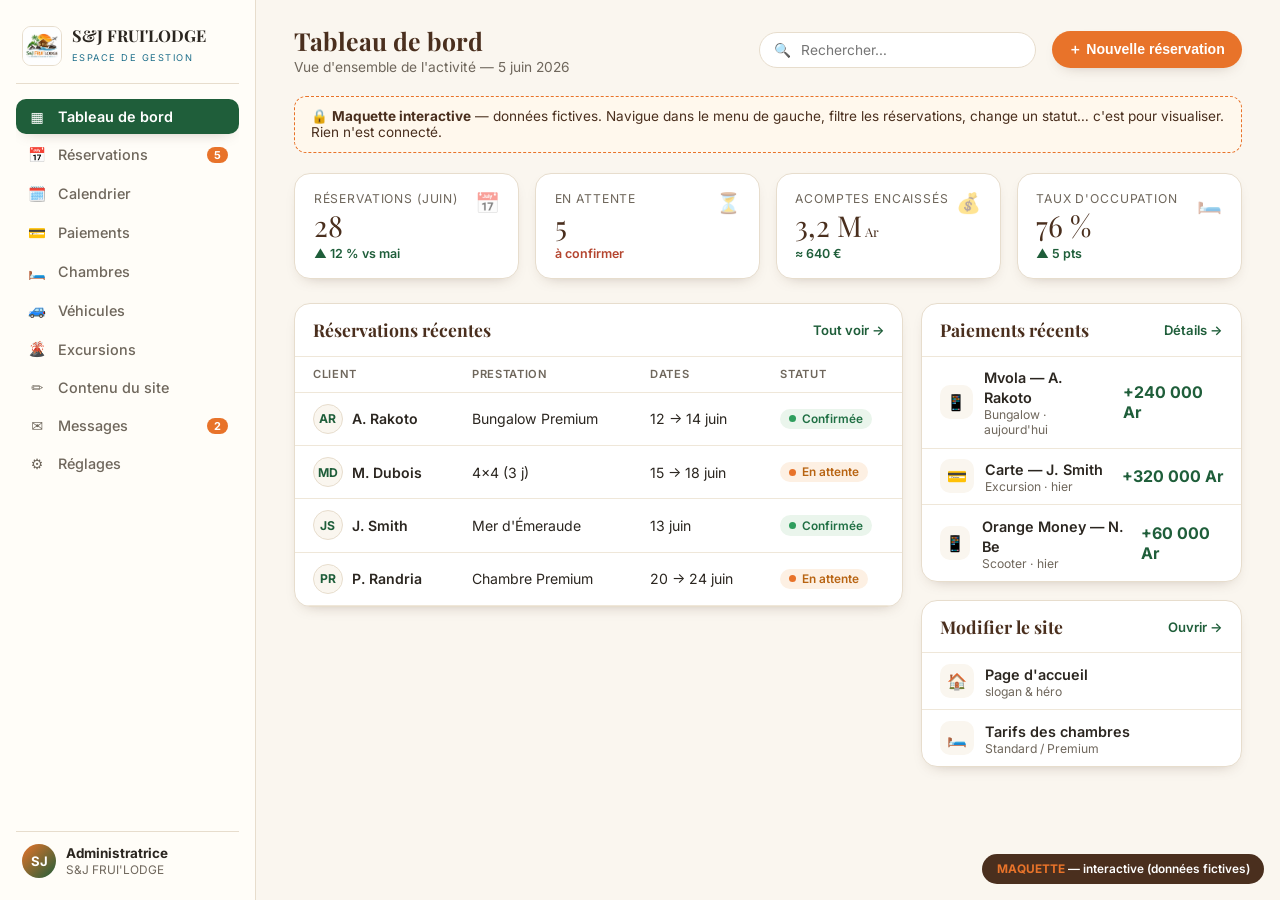
<file: admin.html>
<!DOCTYPE html>
<html lang="fr">
<head>
  <meta charset="UTF-8" />
  <meta name="viewport" content="width=device-width, initial-scale=1.0" />
  <title>Tableau de bord (maquette interactive) — S&J FRUI'LODGE</title>
  <meta name="robots" content="noindex" />
  <link rel="icon" href="assets/img/logo.jpg" />
  <link rel="preconnect" href="https://fonts.googleapis.com"><link rel="preconnect" href="https://fonts.gstatic.com" crossorigin>
  <link href="https://fonts.googleapis.com/css2?family=Inter:wght@400;500;600;700&family=Playfair+Display:wght@600;700&display=swap" rel="stylesheet">
  <style>
    :root{
      --green:#1f5e3a; --green-dark:#163f28; --orange:#e8732a; --orange-dark:#c95e1d;
      --brown:#4a2f1e; --blue:#1f6f8b; --cream:#faf6ef; --cream-2:#fffdf8;
      --ink:#2b2620; --muted:#6f675c; --line:#e7ddcd; --line-2:#efe7d9;
      --serif:"Playfair Display",Georgia,serif; --sans:"Inter",system-ui,sans-serif;
      --radius:16px; --shadow:0 14px 34px -20px rgba(74,47,30,.45); --shadow-sm:0 6px 16px -10px rgba(74,47,30,.4);
    }
    *{box-sizing:border-box}
    body{margin:0;font-family:var(--sans);color:var(--ink);background:var(--cream);-webkit-font-smoothing:antialiased}
    a{text-decoration:none;color:inherit}
    .layout{display:grid;grid-template-columns:256px 1fr;min-height:100vh}

    /* Barre latérale */
    .side{background:var(--cream-2);border-right:1px solid var(--line);display:flex;flex-direction:column;padding:1.4rem 1rem;position:sticky;top:0;height:100vh}
    .brand{display:flex;align-items:center;gap:.6rem;padding:.2rem .4rem 1.1rem;border-bottom:1px solid var(--line)}
    .brand img{width:40px;height:40px;border-radius:9px;object-fit:cover;background:#fff;border:1px solid var(--line)}
    .brand b{font-family:var(--serif);font-size:1.02rem;line-height:1.1;display:block}
    .brand small{font-size:.58rem;letter-spacing:.16em;text-transform:uppercase;color:var(--blue)}
    .nav{display:flex;flex-direction:column;gap:.15rem;margin-top:.9rem;flex:1;overflow:auto}
    .nav a{display:flex;align-items:center;gap:.7rem;padding:.58rem .7rem;border-radius:10px;font-size:.9rem;font-weight:500;color:var(--muted);cursor:pointer;transition:.15s}
    .nav a .ic{width:20px;text-align:center}
    .nav a:hover{background:var(--cream);color:var(--ink)}
    .nav a.active{background:var(--green);color:#fff;font-weight:600;box-shadow:var(--shadow-sm)}
    .nav .badge{margin-left:auto;background:var(--orange);color:#fff;font-size:.68rem;font-weight:700;padding:.05rem .42rem;border-radius:999px}
    .nav a.active .badge{background:#fff;color:var(--green)}
    .side__foot{display:flex;align-items:center;gap:.6rem;padding:.7rem .4rem 0;border-top:1px solid var(--line);font-size:.82rem;margin-top:.5rem}
    .avatar{width:34px;height:34px;border-radius:50%;background:linear-gradient(135deg,var(--orange),var(--green));color:#fff;display:grid;place-items:center;font-weight:700}

    /* Zone principale */
    .main{padding:1.5rem clamp(1rem,3vw,2.4rem);overflow:auto}
    .topbar{display:flex;align-items:center;gap:1rem;flex-wrap:wrap;margin-bottom:1.3rem}
    .topbar h1{font-family:var(--serif);font-size:1.55rem;margin:0;color:var(--brown)}
    .topbar .sub{color:var(--muted);font-size:.86rem;margin-top:.15rem}
    .topbar .spacer{flex:1}
    .search{display:flex;align-items:center;gap:.5rem;background:#fff;border:1px solid var(--line);border-radius:999px;padding:.5rem .9rem;color:var(--muted);font-size:.86rem;min-width:210px}
    .search input{border:0;outline:0;background:transparent;font-family:var(--sans);font-size:.86rem;width:100%}
    .btn{display:inline-flex;align-items:center;gap:.45rem;background:var(--orange);color:#fff;border:0;border-radius:999px;padding:.55rem 1.05rem;font-weight:600;font-size:.88rem;cursor:pointer;box-shadow:var(--shadow-sm)}
    .btn:hover{background:var(--orange-dark)}

    .note{background:#fff8ed;border:1px dashed var(--orange);color:var(--brown);border-radius:12px;padding:.7rem 1rem;font-size:.85rem;margin-bottom:1.3rem}

    /* Cartes KPI */
    .kpis{display:grid;grid-template-columns:repeat(4,1fr);gap:1rem;margin-bottom:1.5rem}
    .kpi{background:#fff;border:1px solid var(--line);border-radius:var(--radius);padding:1.05rem 1.15rem;box-shadow:var(--shadow-sm)}
    .kpi .lab{font-size:.76rem;letter-spacing:.07em;text-transform:uppercase;color:var(--muted)}
    .kpi .val{font-family:var(--serif);font-size:1.8rem;color:var(--brown);margin-top:.3rem;line-height:1}
    .kpi .delta{font-size:.78rem;margin-top:.4rem;font-weight:600}
    .delta.up{color:var(--green)} .delta.down{color:#b4452f}
    .kpi .ic{float:right;font-size:1.25rem;opacity:.5}

    .grid2{display:grid;grid-template-columns:1.9fr 1fr;gap:1.1rem;align-items:start}
    .panel{background:#fff;border:1px solid var(--line);border-radius:var(--radius);box-shadow:var(--shadow-sm);overflow:hidden;margin-bottom:1.1rem}
    .panel__head{display:flex;align-items:center;justify-content:space-between;padding:.9rem 1.1rem;border-bottom:1px solid var(--line-2)}
    .panel__head h2{font-family:var(--serif);font-size:1.1rem;margin:0;color:var(--brown)}
    .panel__head a,.panel__head .link{font-size:.82rem;color:var(--green);font-weight:600;cursor:pointer}

    .tabs{display:flex;gap:.4rem;padding:.7rem 1.1rem 0;flex-wrap:wrap}
    .tab{font-size:.82rem;font-weight:600;color:var(--muted);padding:.32rem .7rem;border-radius:999px;cursor:pointer;border:1px solid transparent;background:none}
    .tab.active{background:var(--cream);color:var(--green);border-color:var(--line)}

    table{width:100%;border-collapse:collapse;font-size:.88rem}
    thead th{text-align:left;font-size:.7rem;letter-spacing:.06em;text-transform:uppercase;color:var(--muted);font-weight:600;padding:.65rem 1.1rem;border-bottom:1px solid var(--line-2)}
    tbody td{padding:.7rem 1.1rem;border-bottom:1px solid var(--line-2);vertical-align:middle}
    tbody tr:hover{background:var(--cream)}
    .client{display:flex;align-items:center;gap:.55rem}
    .client .ava{width:30px;height:30px;border-radius:50%;background:var(--cream);border:1px solid var(--line);display:grid;place-items:center;font-weight:700;color:var(--green);font-size:.76rem}
    .client b{font-weight:600} .client small{display:block;color:var(--muted);font-size:.74rem}
    .muted{color:var(--muted)} .amount{font-weight:600}
    .badge-st{display:inline-flex;align-items:center;gap:.35rem;font-size:.74rem;font-weight:600;padding:.2rem .55rem;border-radius:999px}
    .badge-st::before{content:"";width:7px;height:7px;border-radius:50%}
    .st-ok{background:#eaf5ec;color:#1f6f43} .st-ok::before{background:#2f9e5d}
    .st-wait{background:#fdf0e3;color:#b86412} .st-wait::before{background:var(--orange)}
    .st-cancel{background:#f6e9e6;color:#9c4030} .st-cancel::before{background:#c0563f}
    .btn-sm{font-size:.72rem;padding:.25rem .5rem;border-radius:7px;border:1px solid var(--line);background:#fff;cursor:pointer;margin-right:.2rem;font-weight:600;color:var(--muted)}
    .btn-sm.ok{color:#1f6f43;border-color:#bfe0c5} .btn-sm.ok:hover{background:#eaf5ec}
    .btn-sm.no{color:#9c4030;border-color:#e6c3ba} .btn-sm.no:hover{background:#f6e9e6}

    .list .li{display:flex;align-items:center;gap:.7rem;padding:.65rem 1.1rem;border-bottom:1px solid var(--line-2)}
    .list .li:last-child{border-bottom:0}
    .li .dot{width:34px;height:34px;border-radius:10px;display:grid;place-items:center;background:var(--cream);font-size:1rem}
    .li b{font-weight:600;font-size:.9rem} .li small{display:block;color:var(--muted);font-size:.76rem}
    .li .amt{margin-left:auto;font-weight:700;color:var(--green)}

    /* Calendrier */
    .cal{display:grid;grid-template-columns:repeat(7,1fr);gap:6px;padding:1rem}
    .cal .dow{font-size:.68rem;text-transform:uppercase;letter-spacing:.05em;color:var(--muted);text-align:center;font-weight:600;padding:.2rem 0}
    .cal .day{background:var(--cream-2);border:1px solid var(--line);border-radius:9px;min-height:62px;padding:.35rem;font-size:.8rem}
    .cal .day .n{color:var(--muted);font-weight:600}
    .cal .day.empty{background:transparent;border:0}
    .cal .ev{display:block;font-size:.64rem;margin-top:.18rem;padding:.04rem .3rem;border-radius:5px;color:#fff;white-space:nowrap;overflow:hidden;text-overflow:ellipsis}
    .ev-room{background:var(--green)} .ev-veh{background:var(--blue)} .ev-tour{background:var(--orange)}
    .legend{display:flex;gap:1rem;flex-wrap:wrap;padding:0 1.1rem 1rem;font-size:.8rem;color:var(--muted)}
    .legend span{display:inline-flex;align-items:center;gap:.4rem}
    .legend i{width:11px;height:11px;border-radius:3px;display:inline-block}

    .pad{padding:1.1rem}
    .field{display:flex;flex-direction:column;gap:.3rem;margin-bottom:.9rem}
    .field label{font-size:.8rem;font-weight:600;color:var(--brown)}
    .field input,.field select,.field textarea{font-family:var(--sans);font-size:.9rem;padding:.6rem .8rem;border:1px solid var(--line);border-radius:10px;background:var(--cream-2);color:var(--ink)}
    .row2{display:grid;grid-template-columns:1fr 1fr;gap:1rem}
    .saved{display:none;background:#eaf5ec;border:1px solid #bfe0c5;color:#1f6f43;border-radius:10px;padding:.6rem .9rem;font-size:.85rem;font-weight:600;margin-top:.4rem}

    .view{display:none}
    .view.active{display:block;animation:fade .25s ease}
    @keyframes fade{from{opacity:0;transform:translateY(6px)}to{opacity:1;transform:none}}

    .ribbon{position:fixed;bottom:16px;right:16px;background:var(--brown);color:#fff;font-size:.74rem;font-weight:600;padding:.5rem .9rem;border-radius:999px;box-shadow:var(--shadow);z-index:20}
    .ribbon b{color:var(--orange)}
    .menu-toggle{display:none}

    @media(max-width:1000px){ .kpis{grid-template-columns:repeat(2,1fr)} .grid2{grid-template-columns:1fr} }
    @media(max-width:760px){
      .layout{grid-template-columns:1fr}
      .side{position:fixed;z-index:30;width:250px;transform:translateX(-100%);transition:transform .3s}
      .side.open{transform:none}
      .menu-toggle{display:inline-flex}
    }
  </style>
</head>
<body>
  <div class="layout">

    <!-- ===== Barre latérale ===== -->
    <aside class="side" id="side">
      <div class="brand">
        <img src="assets/img/logo.jpg" alt="Logo">
        <span><b>S&J FRUI'LODGE</b><small>Espace de gestion</small></span>
      </div>
      <nav class="nav">
        <a data-view="dashboard" data-title="Tableau de bord" data-sub="Vue d'ensemble de l'activité" class="active"><span class="ic">▦</span> Tableau de bord</a>
        <a data-view="reservations" data-title="Réservations" data-sub="Gérez les demandes et leurs statuts"><span class="ic">📅</span> Réservations <span class="badge">5</span></a>
        <a data-view="calendar" data-title="Calendrier" data-sub="Disponibilités — Juin 2026"><span class="ic">🗓️</span> Calendrier</a>
        <a data-view="payments" data-title="Paiements" data-sub="Acomptes & règlements"><span class="ic">💳</span> Paiements</a>
        <a data-view="rooms" data-title="Chambres" data-sub="Catégories & tarifs"><span class="ic">🛏️</span> Chambres</a>
        <a data-view="vehicles" data-title="Véhicules" data-sub="Flotte & tarifs"><span class="ic">🚙</span> Véhicules</a>
        <a data-view="tours" data-title="Excursions" data-sub="Destinations proposées"><span class="ic">🌋</span> Excursions</a>
        <a data-view="content" data-title="Contenu du site" data-sub="Modifier textes, tarifs, photos"><span class="ic">✏️</span> Contenu du site</a>
        <a data-view="messages" data-title="Messages" data-sub="Demandes de contact" ><span class="ic">✉️</span> Messages <span class="badge">2</span></a>
        <a data-view="settings" data-title="Réglages" data-sub="Coordonnées & paramètres"><span class="ic">⚙️</span> Réglages</a>
      </nav>
      <div class="side__foot">
        <span class="avatar">SJ</span>
        <span><b style="font-size:.84rem">Administratrice</b><br><span class="muted" style="font-size:.74rem">S&J FRUI'LODGE</span></span>
      </div>
    </aside>

    <!-- ===== Zone principale ===== -->
    <main class="main">
      <div class="topbar">
        <button class="btn menu-toggle" id="menuToggle" style="background:var(--green)">☰</button>
        <div>
          <h1 id="pageTitle">Tableau de bord</h1>
          <div class="sub" id="pageSub">Vue d'ensemble de l'activité — 5 juin 2026</div>
        </div>
        <div class="spacer"></div>
        <label class="search"><span>🔍</span><input id="globalSearch" placeholder="Rechercher…"></label>
        <button class="btn" id="newResaBtn">＋ Nouvelle réservation</button>
      </div>

      <div class="note">🔒 <b>Maquette interactive</b> — données fictives. Navigue dans le menu de gauche, filtre les réservations, change un statut… c'est pour visualiser. Rien n'est connecté.</div>

      <!-- ========== Tableau de bord ========== -->
      <section class="view active" id="view-dashboard">
        <div class="kpis">
          <div class="kpi"><span class="ic">📅</span><div class="lab">Réservations (juin)</div><div class="val">28</div><div class="delta up">▲ 12 % vs mai</div></div>
          <div class="kpi"><span class="ic">⏳</span><div class="lab">En attente</div><div class="val">5</div><div class="delta down">à confirmer</div></div>
          <div class="kpi"><span class="ic">💰</span><div class="lab">Acomptes encaissés</div><div class="val">3,2 M<small style="font-size:.8rem"> Ar</small></div><div class="delta up">≈ 640 €</div></div>
          <div class="kpi"><span class="ic">🛏️</span><div class="lab">Taux d'occupation</div><div class="val">76 %</div><div class="delta up">▲ 5 pts</div></div>
        </div>
        <div class="grid2">
          <div class="panel">
            <div class="panel__head"><h2>Réservations récentes</h2><span class="link" data-goto="reservations">Tout voir →</span></div>
            <table>
              <thead><tr><th>Client</th><th>Prestation</th><th>Dates</th><th>Statut</th></tr></thead>
              <tbody>
                <tr><td><div class="client"><span class="ava">AR</span><b>A. Rakoto</b></div></td><td>Bungalow Premium</td><td>12 → 14 juin</td><td><span class="badge-st st-ok">Confirmée</span></td></tr>
                <tr><td><div class="client"><span class="ava">MD</span><b>M. Dubois</b></div></td><td>4×4 (3 j)</td><td>15 → 18 juin</td><td><span class="badge-st st-wait">En attente</span></td></tr>
                <tr><td><div class="client"><span class="ava">JS</span><b>J. Smith</b></div></td><td>Mer d'Émeraude</td><td>13 juin</td><td><span class="badge-st st-ok">Confirmée</span></td></tr>
                <tr><td><div class="client"><span class="ava">PR</span><b>P. Randria</b></div></td><td>Chambre Premium</td><td>20 → 24 juin</td><td><span class="badge-st st-wait">En attente</span></td></tr>
              </tbody>
            </table>
          </div>
          <div>
            <div class="panel">
              <div class="panel__head"><h2>Paiements récents</h2><span class="link" data-goto="payments">Détails →</span></div>
              <div class="list">
                <div class="li"><span class="dot">📱</span><span><b>Mvola — A. Rakoto</b><small>Bungalow · aujourd'hui</small></span><span class="amt">+240 000 Ar</span></div>
                <div class="li"><span class="dot">💳</span><span><b>Carte — J. Smith</b><small>Excursion · hier</small></span><span class="amt">+320 000 Ar</span></div>
                <div class="li"><span class="dot">📱</span><span><b>Orange Money — N. Be</b><small>Scooter · hier</small></span><span class="amt">+60 000 Ar</span></div>
              </div>
            </div>
            <div class="panel">
              <div class="panel__head"><h2>Modifier le site</h2><span class="link" data-goto="content">Ouvrir →</span></div>
              <div class="list">
                <div class="li"><span class="dot">🏠</span><span><b>Page d'accueil</b><small>slogan & héro</small></span></div>
                <div class="li"><span class="dot">🛏️</span><span><b>Tarifs des chambres</b><small>Standard / Premium</small></span></div>
              </div>
            </div>
          </div>
        </div>
      </section>

      <!-- ========== Réservations ========== -->
      <section class="view" id="view-reservations">
        <div class="panel">
          <div class="panel__head"><h2>Toutes les réservations</h2><button class="btn" style="font-size:.8rem;padding:.4rem .8rem" id="newResaBtn2">＋ Ajouter</button></div>
          <div class="tabs" id="resaTabs">
            <button class="tab active" data-filter="all">Toutes</button>
            <button class="tab" data-filter="ok">Confirmées</button>
            <button class="tab" data-filter="wait">En attente</button>
            <button class="tab" data-filter="cancel">Annulées</button>
          </div>
          <label class="search" style="margin:.7rem 1.1rem 0"><span>🔍</span><input id="resaSearch" placeholder="Rechercher un client, une prestation…"></label>
          <table id="resaTable" style="margin-top:.5rem">
            <thead><tr><th>Client</th><th>Prestation</th><th>Dates</th><th>Acompte</th><th>Statut</th><th>Action</th></tr></thead>
            <tbody>
              <tr data-status="ok"><td><div class="client"><span class="ava">AR</span><span><b>A. Rakoto</b><small>+261 34 12 345 67</small></span></div></td><td>Bungalow Premium<small class="muted" style="display:block">2 nuits · 2 pers.</small></td><td>12 → 14 juin</td><td><span class="amount">240 000 Ar</span></td><td><span class="badge-st st-ok">Confirmée</span></td><td><button class="btn-sm no" data-action="cancel">Annuler</button></td></tr>
              <tr data-status="wait"><td><div class="client"><span class="ava">MD</span><span><b>M. Dubois</b><small>marie.d@email.com</small></span></div></td><td>Location 4×4<small class="muted" style="display:block">3 jours</small></td><td>15 → 18 juin</td><td><span class="amount">150 000 Ar</span></td><td><span class="badge-st st-wait">En attente</span></td><td><button class="btn-sm ok" data-action="confirm">Confirmer</button><button class="btn-sm no" data-action="cancel">Annuler</button></td></tr>
              <tr data-status="ok"><td><div class="client"><span class="ava">JS</span><span><b>J. Smith</b><small>+261 32 98 765 43</small></span></div></td><td>Mer d'Émeraude<small class="muted" style="display:block">4 pers.</small></td><td>13 juin</td><td><span class="amount">320 000 Ar</span></td><td><span class="badge-st st-ok">Confirmée</span></td><td><button class="btn-sm no" data-action="cancel">Annuler</button></td></tr>
              <tr data-status="wait"><td><div class="client"><span class="ava">PR</span><span><b>P. Randria</b><small>+261 33 11 223 44</small></span></div></td><td>Chambre Premium<small class="muted" style="display:block">4 nuits · 4 pers.</small></td><td>20 → 24 juin</td><td><span class="muted">en attente</span></td><td><span class="badge-st st-wait">En attente</span></td><td><button class="btn-sm ok" data-action="confirm">Confirmer</button><button class="btn-sm no" data-action="cancel">Annuler</button></td></tr>
              <tr data-status="ok"><td><div class="client"><span class="ava">HB</span><span><b>H. Be</b><small>+261 34 55 667 88</small></span></div></td><td>Quad + guide<small class="muted" style="display:block">1 jour · 2 pers.</small></td><td>16 juin</td><td><span class="amount">450 000 Ar</span></td><td><span class="badge-st st-ok">Confirmée</span></td><td><button class="btn-sm no" data-action="cancel">Annuler</button></td></tr>
              <tr data-status="wait"><td><div class="client"><span class="ava">LC</span><span><b>L. Chen</b><small>l.chen@email.com</small></span></div></td><td>Chambre Standard<small class="muted" style="display:block">3 nuits</small></td><td>22 → 25 juin</td><td><span class="muted">en attente</span></td><td><span class="badge-st st-wait">En attente</span></td><td><button class="btn-sm ok" data-action="confirm">Confirmer</button><button class="btn-sm no" data-action="cancel">Annuler</button></td></tr>
              <tr data-status="cancel"><td><div class="client"><span class="ava">LF</span><span><b>L. Fontaine</b><small>l.fontaine@email.com</small></span></div></td><td>Scooter (2 j)<small class="muted" style="display:block">2 pers.</small></td><td>10 juin</td><td><span class="muted">remboursé</span></td><td><span class="badge-st st-cancel">Annulée</span></td><td><button class="btn-sm ok" data-action="confirm">Rétablir</button></td></tr>
            </tbody>
          </table>
        </div>
      </section>

      <!-- ========== Calendrier ========== -->
      <section class="view" id="view-calendar">
        <div class="panel">
          <div class="panel__head"><h2>Juin 2026</h2><span class="muted" style="font-size:.82rem">Disponibilités & réservations</span></div>
          <div class="cal" id="cal"></div>
          <div class="legend">
            <span><i style="background:var(--green)"></i> Chambre</span>
            <span><i style="background:var(--blue)"></i> Véhicule</span>
            <span><i style="background:var(--orange)"></i> Excursion</span>
          </div>
        </div>
      </section>

      <!-- ========== Paiements ========== -->
      <section class="view" id="view-payments">
        <div class="kpis">
          <div class="kpi"><div class="lab">Encaissé (juin)</div><div class="val">3,2 M<small style="font-size:.8rem"> Ar</small></div><div class="delta up">≈ 640 €</div></div>
          <div class="kpi"><div class="lab">En attente</div><div class="val">510 K<small style="font-size:.8rem"> Ar</small></div><div class="delta down">3 acomptes</div></div>
          <div class="kpi"><div class="lab">Mvola</div><div class="val">68 %</div><div class="delta up">moyen préféré</div></div>
          <div class="kpi"><div class="lab">Carte</div><div class="val">21 %</div><div class="delta up">touristes</div></div>
        </div>
        <div class="panel">
          <div class="panel__head"><h2>Historique des paiements</h2></div>
          <table>
            <thead><tr><th>Date</th><th>Client</th><th>Moyen</th><th>Prestation</th><th>Montant</th></tr></thead>
            <tbody>
              <tr><td>5 juin</td><td>A. Rakoto</td><td>📱 Mvola</td><td>Bungalow Premium</td><td class="amount">240 000 Ar</td></tr>
              <tr><td>4 juin</td><td>J. Smith</td><td>💳 Carte</td><td>Mer d'Émeraude</td><td class="amount">320 000 Ar</td></tr>
              <tr><td>4 juin</td><td>N. Be</td><td>📱 Orange Money</td><td>Scooter</td><td class="amount">60 000 Ar</td></tr>
              <tr><td>3 juin</td><td>H. Solo</td><td>📱 Airtel Money</td><td>Chambre Standard</td><td class="amount">120 000 Ar</td></tr>
              <tr><td>2 juin</td><td>H. Be</td><td>📱 Mvola</td><td>Quad + guide</td><td class="amount">450 000 Ar</td></tr>
            </tbody>
          </table>
        </div>
      </section>

      <!-- ========== Chambres ========== -->
      <section class="view" id="view-rooms">
        <div class="panel">
          <div class="panel__head"><h2>Chambres</h2><button class="btn" style="font-size:.8rem;padding:.4rem .8rem">＋ Ajouter une catégorie</button></div>
          <div class="list">
            <div class="li"><span class="dot">🛏️</span><span><b>Chambre Standard</b><small>6 chambres · lit, salle d'eau, TV</small></span><span class="amt">90 000 – 120 000 Ar</span><button class="btn-sm" style="margin-left:1rem">Modifier</button></div>
            <div class="li"><span class="dot">✨</span><span><b>Chambre Premium</b><small>2 chambres · salon + prestations exclusives</small></span><span class="amt">150 000 – 180 000 Ar</span><button class="btn-sm" style="margin-left:1rem">Modifier</button></div>
          </div>
        </div>
      </section>

      <!-- ========== Véhicules ========== -->
      <section class="view" id="view-vehicles">
        <div class="panel">
          <div class="panel__head"><h2>Flotte de véhicules</h2><button class="btn" style="font-size:.8rem;padding:.4rem .8rem">＋ Ajouter</button></div>
          <div class="list">
            <div class="li"><span class="dot">🚙</span><span><b>4×4</b><small>2 véhicules · avec/sans chauffeur</small></span><span class="amt">300 000 – 500 000 Ar/j</span><button class="btn-sm" style="margin-left:1rem">Modifier</button></div>
            <div class="li"><span class="dot">🏍️</span><span><b>Motos cross</b><small>5 disponibles</small></span><span class="amt">80 000 Ar/j</span><button class="btn-sm" style="margin-left:1rem">Modifier</button></div>
            <div class="li"><span class="dot">🛺</span><span><b>Quads</b><small>3 disponibles · avec/sans guide</small></span><span class="amt">450 000 – 900 000 Ar/j</span><button class="btn-sm" style="margin-left:1rem">Modifier</button></div>
            <div class="li"><span class="dot">🛵</span><span><b>Scooters</b><small>6 disponibles</small></span><span class="amt">50 000 Ar/j</span><button class="btn-sm" style="margin-left:1rem">Modifier</button></div>
          </div>
        </div>
      </section>

      <!-- ========== Excursions ========== -->
      <section class="view" id="view-tours">
        <div class="panel">
          <div class="panel__head"><h2>Excursions proposées</h2><button class="btn" style="font-size:.8rem;padding:.4rem .8rem">＋ Ajouter</button></div>
          <div class="list">
            <div class="li"><span class="dot">🏝️</span><span><b>Mer d'Émeraude</b><small>journée · mer</small></span><span class="amt">Sur demande</span><button class="btn-sm" style="margin-left:1rem">Modifier</button></div>
            <div class="li"><span class="dot">🏖️</span><span><b>Les Trois Baies</b><small>plages · kitesurf</small></span><span class="amt">Sur demande</span><button class="btn-sm" style="margin-left:1rem">Modifier</button></div>
            <div class="li"><span class="dot">🌿</span><span><b>Montagne d'Ambre</b><small>nature · cascades</small></span><span class="amt">Sur demande</span><button class="btn-sm" style="margin-left:1rem">Modifier</button></div>
            <div class="li"><span class="dot">🪨</span><span><b>Tsingy Rouges</b><small>découverte</small></span><span class="amt">Sur demande</span><button class="btn-sm" style="margin-left:1rem">Modifier</button></div>
            <div class="li"><span class="dot">⛰️</span><span><b>Parc de l'Ankarana</b><small>aventure</small></span><span class="amt">Sur demande</span><button class="btn-sm" style="margin-left:1rem">Modifier</button></div>
          </div>
        </div>
      </section>

      <!-- ========== Contenu du site ========== -->
      <section class="view" id="view-content">
        <div class="grid2">
          <div class="panel">
            <div class="panel__head"><h2>Pages & sections</h2></div>
            <div class="list">
              <div class="li" data-edit="Slogan de la page d'accueil"><span class="dot">🏠</span><span><b>Accueil — slogan & héro</b><small>« L'évasion authentique… »</small></span><button class="btn-sm" style="margin-left:auto">Modifier ✎</button></div>
              <div class="li" data-edit="Description du lodge"><span class="dot">📝</span><span><b>Notre philosophie</b><small>texte de présentation</small></span><button class="btn-sm" style="margin-left:auto">Modifier ✎</button></div>
              <div class="li" data-edit="Tarifs des chambres"><span class="dot">🛏️</span><span><b>Tarifs des chambres</b><small>Standard / Premium</small></span><button class="btn-sm" style="margin-left:auto">Modifier ✎</button></div>
              <div class="li" data-edit="Galerie de photos"><span class="dot">🖼️</span><span><b>Galerie de photos</b><small>21 photos</small></span><button class="btn-sm" style="margin-left:auto">Modifier ✎</button></div>
            </div>
          </div>
          <div class="panel">
            <div class="panel__head"><h2 id="editTitle">Éditeur</h2></div>
            <div class="pad">
              <div class="field"><label>Contenu à modifier</label><textarea id="editArea" rows="6" placeholder="Cliquez sur « Modifier » à gauche…">Cliquez sur « Modifier ✎ » à gauche pour éditer une section ici.</textarea></div>
              <button class="btn" id="saveContent">Enregistrer</button>
              <div class="saved" id="savedContent">✓ Modifications enregistrées (simulation).</div>
            </div>
          </div>
        </div>
      </section>

      <!-- ========== Messages ========== -->
      <section class="view" id="view-messages">
        <div class="grid2">
          <div class="panel">
            <div class="panel__head"><h2>Boîte de réception</h2></div>
            <div class="list" id="msgList">
              <div class="li" data-from="Sophie Martin" data-body="Bonjour, est-il possible d'avoir un transfert depuis l'aéroport pour notre arrivée le 18 juin ? Merci !"><span class="dot">✉️</span><span><b>Sophie Martin</b><small>Transfert aéroport ?</small></span></div>
              <div class="li" data-from="Tom Becker" data-body="Hello, do you offer a 3-day package combining lodge + 4x4 + Emerald Sea tour? Thanks."><span class="dot">✉️</span><span><b>Tom Becker</b><small>3-day package?</small></span></div>
              <div class="li" data-from="Rivo Andria" data-body="Salut, les quads sont-ils disponibles ce week-end pour 4 personnes ?"><span class="dot">✉️</span><span><b>Rivo Andria</b><small>Quads ce week-end</small></span></div>
            </div>
          </div>
          <div class="panel">
            <div class="panel__head"><h2 id="msgFrom">Sélectionnez un message</h2></div>
            <div class="pad" id="msgBody" style="min-height:120px;color:var(--muted)">Cliquez sur un message à gauche pour le lire.</div>
          </div>
        </div>
      </section>

      <!-- ========== Réglages ========== -->
      <section class="view" id="view-settings">
        <div class="grid2">
          <div class="panel">
            <div class="panel__head"><h2>Coordonnées de l'établissement</h2></div>
            <div class="pad">
              <div class="field"><label>Nom</label><input value="S&J FRUI'LODGE"></div>
              <div class="row2">
                <div class="field"><label>WhatsApp</label><input value="037 49 019 77"></div>
                <div class="field"><label>Téléphone</label><input value="037 71 32 280"></div>
              </div>
              <div class="field"><label>E-mail</label><input value="sjfrulodge@gmail.com"></div>
              <div class="field"><label>Adresse</label><input value="Lot 54 Village JJ Maromagniry, Antanamitarana, Antsiranana-II"></div>
              <button class="btn" id="saveSettings">Enregistrer</button>
              <div class="saved" id="savedSettings">✓ Réglages enregistrés (simulation).</div>
            </div>
          </div>
          <div class="panel">
            <div class="panel__head"><h2>Paramètres de réservation</h2></div>
            <div class="pad">
              <div class="field"><label>Acompte demandé</label><select><option>50 % du total</option><option>30 % du total</option><option>Montant fixe</option></select></div>
              <div class="field"><label>Devise affichée</label><select><option>Ariary + Euro</option><option>Ariary seulement</option></select></div>
              <div class="field"><label>Taux de change (1 € = … Ar)</label><input value="5000"></div>
              <div class="field"><label>Notifications</label><select><option>E-mail + WhatsApp</option><option>E-mail seulement</option></select></div>
            </div>
          </div>
        </div>
      </section>

    </main>
  </div>

  <div class="ribbon"><b>MAQUETTE</b> — interactive (données fictives)</div>

  <script>
  (function(){
    const titleEl=document.getElementById('pageTitle'), subEl=document.getElementById('pageSub');
    const navLinks=document.querySelectorAll('.nav a[data-view]');
    const views=document.querySelectorAll('.view');
    const side=document.getElementById('side');

    function show(view){
      views.forEach(v=>v.classList.toggle('active', v.id==='view-'+view));
      navLinks.forEach(a=>{
        const on=a.dataset.view===view; a.classList.toggle('active',on);
        if(on){ titleEl.textContent=a.dataset.title; subEl.textContent=a.dataset.sub; }
      });
      document.querySelector('.main').scrollTo({top:0,behavior:'smooth'});
      side.classList.remove('open');
    }
    navLinks.forEach(a=>a.addEventListener('click',e=>{e.preventDefault();show(a.dataset.view);}));
    document.querySelectorAll('[data-goto]').forEach(el=>el.addEventListener('click',()=>show(el.dataset.goto)));

    // Menu mobile
    const mt=document.getElementById('menuToggle');
    if(mt) mt.addEventListener('click',()=>side.classList.toggle('open'));

    // Onglets de filtre des réservations
    const tabs=document.querySelectorAll('#resaTabs .tab');
    const rows=()=>document.querySelectorAll('#resaTable tbody tr');
    tabs.forEach(t=>t.addEventListener('click',()=>{
      tabs.forEach(x=>x.classList.remove('active')); t.classList.add('active');
      const f=t.dataset.filter;
      rows().forEach(tr=>tr.style.display=(f==='all'||tr.dataset.status===f)?'':'none');
    }));

    // Recherche dans les réservations
    const rs=document.getElementById('resaSearch');
    if(rs) rs.addEventListener('input',()=>{const q=rs.value.toLowerCase();rows().forEach(tr=>tr.style.display=tr.textContent.toLowerCase().includes(q)?'':'none');});

    // Changer le statut d'une réservation (Confirmer / Annuler / Rétablir)
    function rebind(){
      document.querySelectorAll('#resaTable [data-action]').forEach(btn=>{
        btn.onclick=()=>{const tr=btn.closest('tr');const badge=tr.querySelector('.badge-st');const cell=btn.parentElement;
          if(btn.dataset.action==='confirm'){tr.dataset.status='ok';badge.className='badge-st st-ok';badge.textContent='Confirmée';cell.innerHTML='<button class="btn-sm no" data-action="cancel">Annuler</button>';}
          else{tr.dataset.status='cancel';badge.className='badge-st st-cancel';badge.textContent='Annulée';cell.innerHTML='<button class="btn-sm ok" data-action="confirm">Rétablir</button>';}
          rebind();};
      });
    }
    rebind();

    // Calendrier Juin 2026 (1er juin = lundi)
    const cal=document.getElementById('cal');
    if(cal){
      const dows=['Lun','Mar','Mer','Jeu','Ven','Sam','Dim'];
      dows.forEach(d=>{const e=document.createElement('div');e.className='dow';e.textContent=d;cal.appendChild(e);});
      const events={12:['room','veh'],13:['tour'],15:['veh'],16:['veh','tour'],17:['room'],20:['room'],21:['room'],22:['room','room'],23:['room'],24:['room'],10:['veh']};
      const labels={room:'Chambre',veh:'Véhicule',tour:'Excursion'};
      for(let d=1; d<=30; d++){
        const cell=document.createElement('div'); cell.className='day';
        let html='<span class="n">'+d+'</span>';
        (events[d]||[]).forEach(t=>{html+='<span class="ev ev-'+t+'">'+labels[t]+'</span>';});
        cell.innerHTML=html; cal.appendChild(cell);
      }
    }

    // Éditeur de contenu
    document.querySelectorAll('#view-content [data-edit]').forEach(li=>li.addEventListener('click',()=>{
      document.getElementById('editTitle').textContent='Éditer : '+li.dataset.edit;
      document.getElementById('editArea').value='Contenu actuel de « '+li.dataset.edit+' »…\n(modifiez ce texte puis Enregistrer)';
      document.getElementById('savedContent').style.display='none';
    }));
    const sc=document.getElementById('saveContent');
    if(sc) sc.addEventListener('click',()=>document.getElementById('savedContent').style.display='block');

    // Messages
    document.querySelectorAll('#msgList .li').forEach(li=>li.addEventListener('click',()=>{
      document.getElementById('msgFrom').textContent=li.dataset.from;
      document.getElementById('msgBody').style.color='var(--ink)';
      document.getElementById('msgBody').textContent=li.dataset.body;
    }));

    // Réglages
    const ss=document.getElementById('saveSettings');
    if(ss) ss.addEventListener('click',()=>document.getElementById('savedSettings').style.display='block');

    // Boutons "Nouvelle réservation"
    [document.getElementById('newResaBtn'),document.getElementById('newResaBtn2')].forEach(b=>{if(b)b.addEventListener('click',()=>{show('reservations');alert('Maquette : ici apparaitrait le formulaire de nouvelle reservation.');});});
  })();
  </script>
</body>
</html>
</file>
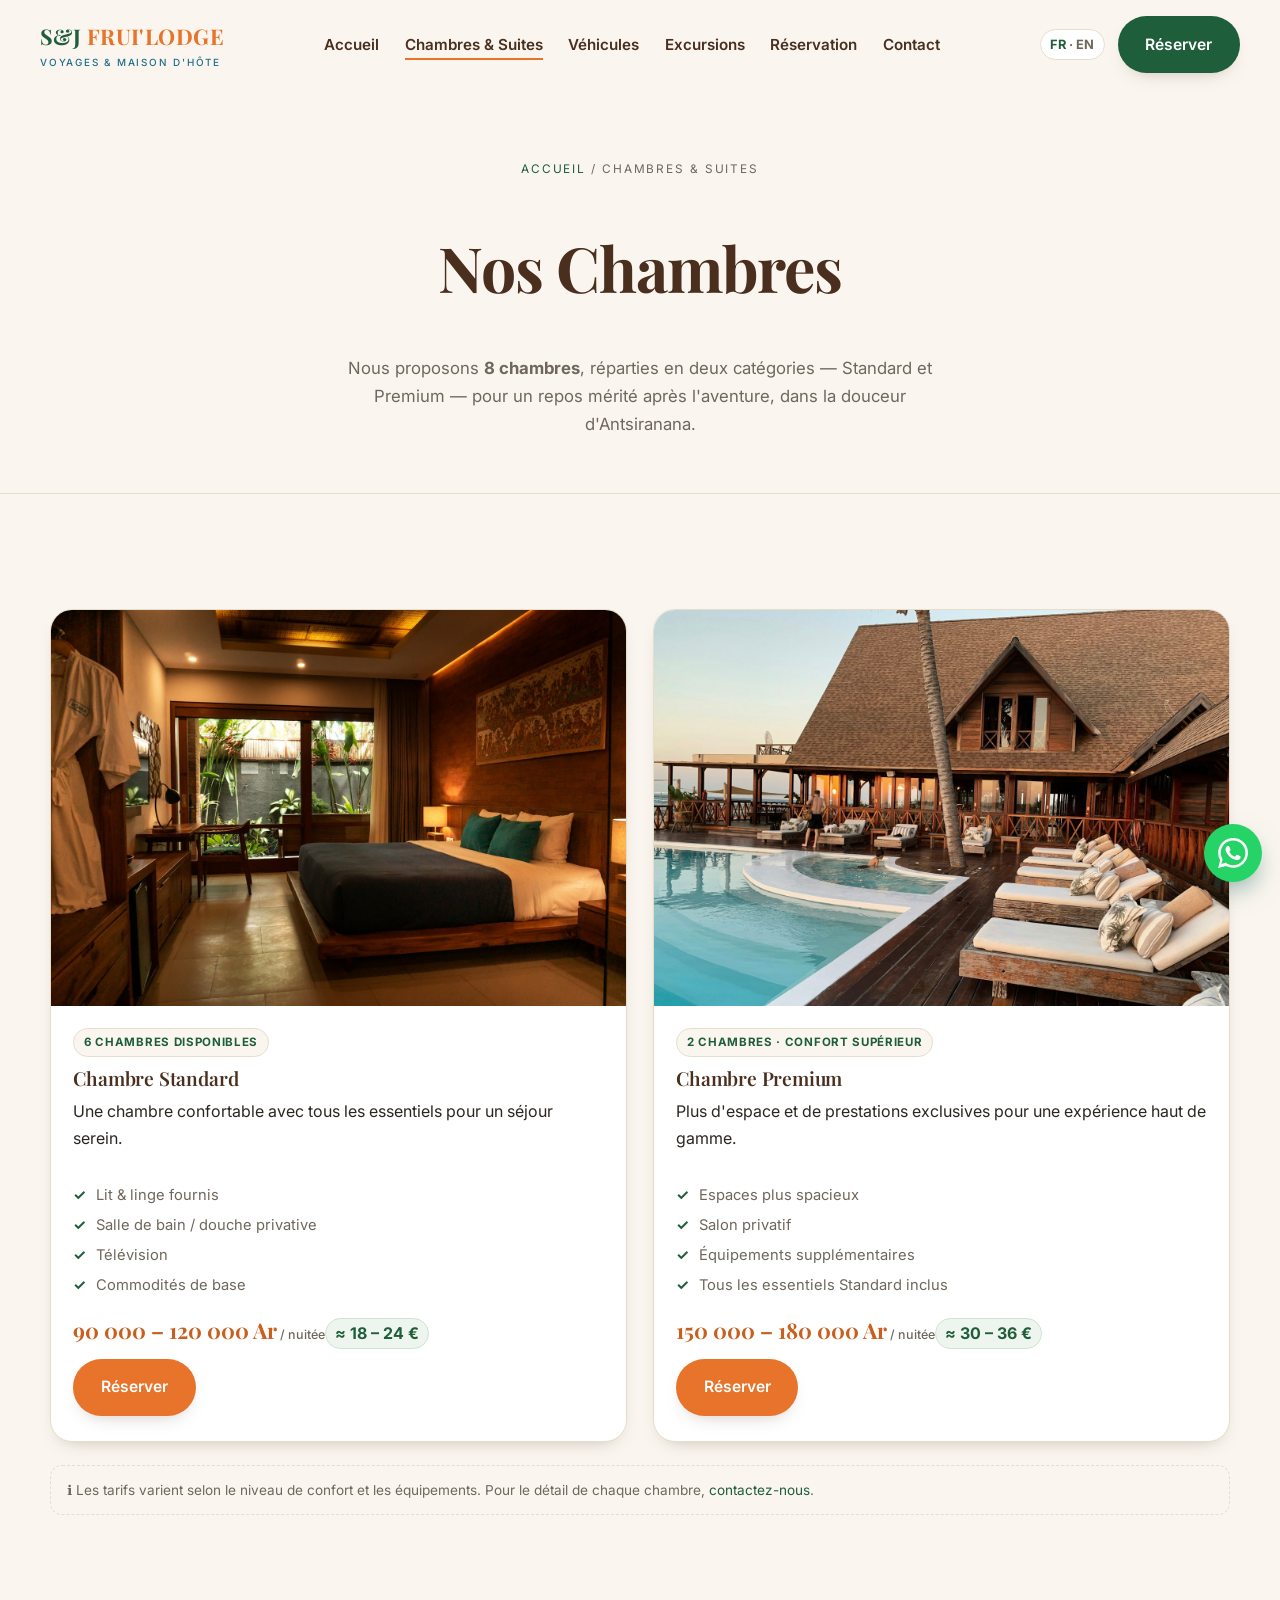
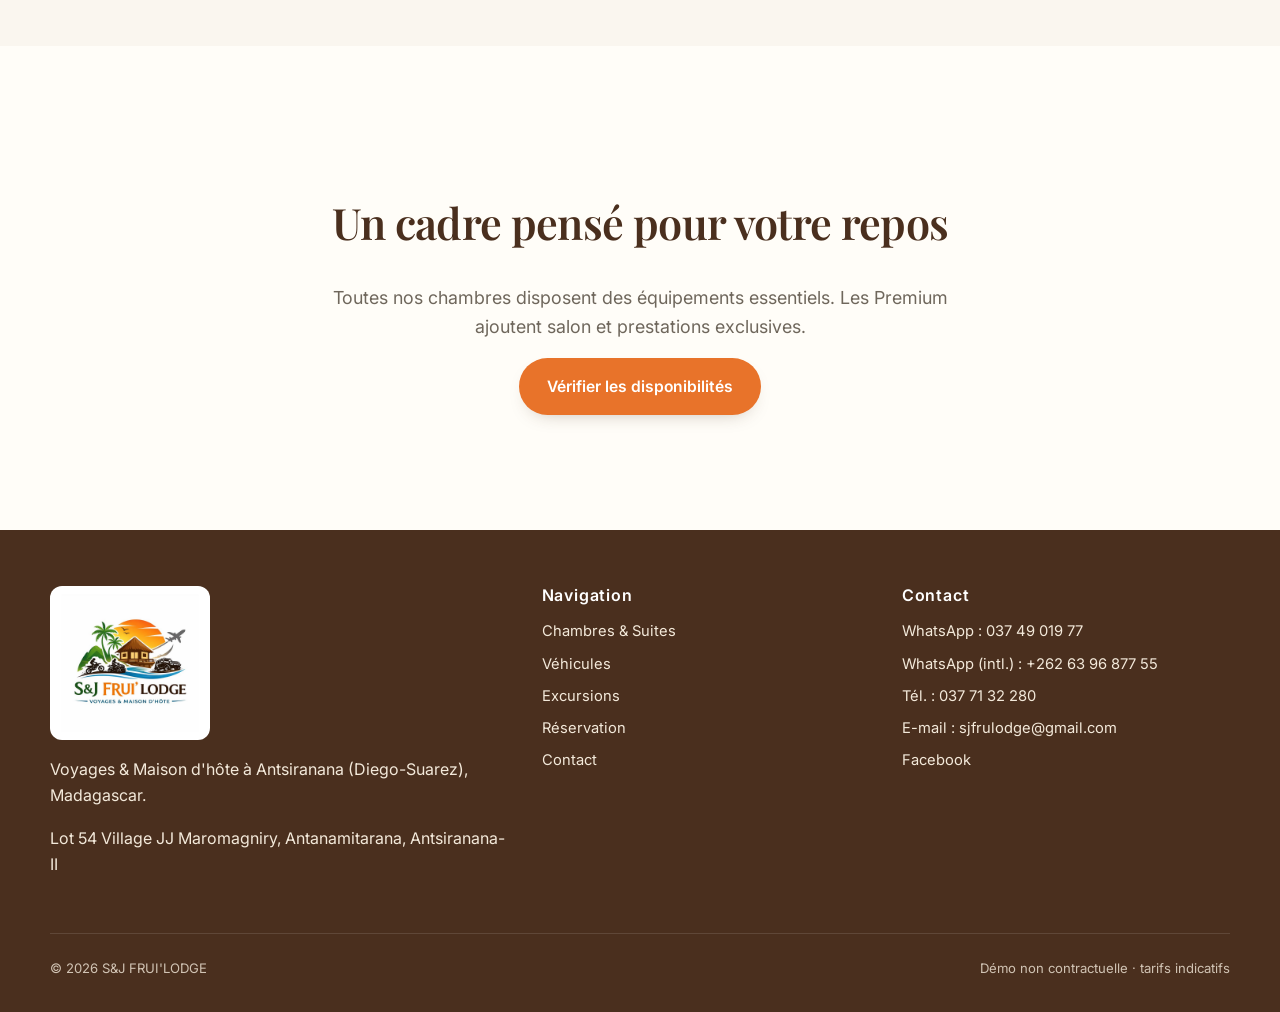
<file: chambres.html>
<!DOCTYPE html>
<html lang="fr">
<head>
  <meta charset="UTF-8" />
  <meta name="viewport" content="width=device-width, initial-scale=1.0" />
  <title>Nos Chambres & Suites — S&J FRUI'LODGE</title>
  <meta name="description" content="8 chambres à Antsiranana : catégories Standard et Premium. Tarifs, confort et équipements du lodge S&J FRUI'LODGE." />
  <link rel="preconnect" href="https://fonts.googleapis.com"><link rel="preconnect" href="https://fonts.gstatic.com" crossorigin>
  <link href="https://fonts.googleapis.com/css2?family=Inter:wght@400;500;600;700&family=Playfair+Display:wght@600;700&display=swap" rel="stylesheet">
  <link rel="icon" href="assets/img/logo.jpg" />
  <link rel="stylesheet" href="assets/css/styles.css?v=3" />
</head>
<body>
  <header class="nav">
    <a class="nav__brand" href="index.html"><span><span class="mark"><span class="s">S&J</span> <span class="j">FRUI'LODGE</span></span><small>Voyages & Maison d'hôte</small></span></a>
    <nav><ul class="nav__links">
      <li><a href="index.html">Accueil</a></li>
      <li><a href="chambres.html" class="active">Chambres & Suites</a></li>
      <li><a href="vehicules.html">Véhicules</a></li>
      <li><a href="excursions.html">Excursions</a></li>
      <li><a href="reservation.html">Réservation</a></li>
      <li><a href="contact.html">Contact</a></li>
    </ul></nav>
    <div class="nav__cta"><span class="lang"><b>FR</b> · <a href="en/rooms.html" style="color:inherit">EN</a></span><a href="reservation.html" class="btn btn--green">Réserver</a><button class="nav__burger" aria-label="Menu"><span></span><span></span><span></span></button></div>
  </header>

  <section class="page-head">
    <div class="container">
      <div class="breadcrumb"><a href="index.html">Accueil</a> / Chambres & Suites</div>
      <h1>Nos Chambres</h1>
      <p>Nous proposons <strong>8 chambres</strong>, réparties en deux catégories — Standard et Premium — pour un repos mérité après l'aventure, dans la douceur d'Antsiranana.</p>
    </div>
  </section>

  <section class="section">
    <div class="container grid grid--2">
      <article class="card reveal">
        <div class="card__media"><img src="assets/img/room-1.jpg" alt="Chambre Standard" /></div>
        <div class="card__body">
          <span class="tag">6 chambres disponibles</span><h3>Chambre Standard</h3>
          <p>Une chambre confortable avec tous les essentiels pour un séjour serein.</p>
          <ul class="feature-list"><li>Lit & linge fournis</li><li>Salle de bain / douche privative</li><li>Télévision</li><li>Commodités de base</li></ul>
          <span class="price">90 000 – 120 000 Ar<small> / nuitée</small><span class="eur">≈ 18 – 24 €</span></span>
          <div class="card__foot"><a href="reservation.html" class="btn">Réserver</a></div>
        </div>
      </article>
      <article class="card reveal delay-1">
        <div class="card__media"><img src="assets/img/room-2.jpg" alt="Chambre Premium" /></div>
        <div class="card__body">
          <span class="tag">2 chambres · confort supérieur</span><h3>Chambre Premium</h3>
          <p>Plus d'espace et de prestations exclusives pour une expérience haut de gamme.</p>
          <ul class="feature-list"><li>Espaces plus spacieux</li><li>Salon privatif</li><li>Équipements supplémentaires</li><li>Tous les essentiels Standard inclus</li></ul>
          <span class="price">150 000 – 180 000 Ar<small> / nuitée</small><span class="eur">≈ 30 – 36 €</span></span>
          <div class="card__foot"><a href="reservation.html" class="btn">Réserver</a></div>
        </div>
      </article>
    </div>
    <div class="container" style="margin-top:1.4rem">
      <p class="note" style="max-width:none">ℹ️ Les tarifs varient selon le niveau de confort et les équipements. Pour le détail de chaque chambre, <a href="contact.html">contactez-nous</a>.</p>
    </div>
  </section>

  <section class="section section--tint center">
    <div class="container reveal">
      <h2>Un cadre pensé pour votre repos</h2>
      <p class="lead">Toutes nos chambres disposent des équipements essentiels. Les Premium ajoutent salon et prestations exclusives.</p>
      <a href="reservation.html" class="btn">Vérifier les disponibilités</a>
    </div>
  </section>

  <footer class="footer">
    <div class="container footer__grid">
      <div><img class="footer__logo" src="assets/img/logo.jpg" alt="Logo S&J FRUI'LODGE" /><p>Voyages & Maison d'hôte à Antsiranana (Diego-Suarez), Madagascar.</p><p>Lot 54 Village JJ Maromagniry, Antanamitarana, Antsiranana-II</p></div>
      <div><h4>Navigation</h4><ul><li><a href="chambres.html">Chambres & Suites</a></li><li><a href="vehicules.html">Véhicules</a></li><li><a href="excursions.html">Excursions</a></li><li><a href="reservation.html">Réservation</a></li><li><a href="contact.html">Contact</a></li></ul></div>
      <div><h4>Contact</h4><ul><li>WhatsApp : <a href="https://wa.me/261374901977" target="_blank" rel="noopener">037 49 019 77</a></li><li>WhatsApp (intl.) : <a href="https://wa.me/262639687755" target="_blank" rel="noopener">+262 63 96 877 55</a></li><li>Tél. : 037 71 32 280</li><li>E-mail : <a href="mailto:sjfrulodge@gmail.com">sjfrulodge@gmail.com</a></li><li><a href="https://www.facebook.com/profile.php?id=61589486435098" target="_blank" rel="noopener">Facebook</a></li></ul></div>
    </div>
    <div class="container footer__bottom"><span>© <span data-year>2026</span> S&J FRUI'LODGE</span><span>Démo non contractuelle · tarifs indicatifs</span></div>
  </footer>
  <div class="demo-ribbon"><b>DÉMO</b> — réservations & paiements non actifs</div>
  <script src="assets/js/main.js"></script>
</body>
</html>
</file>
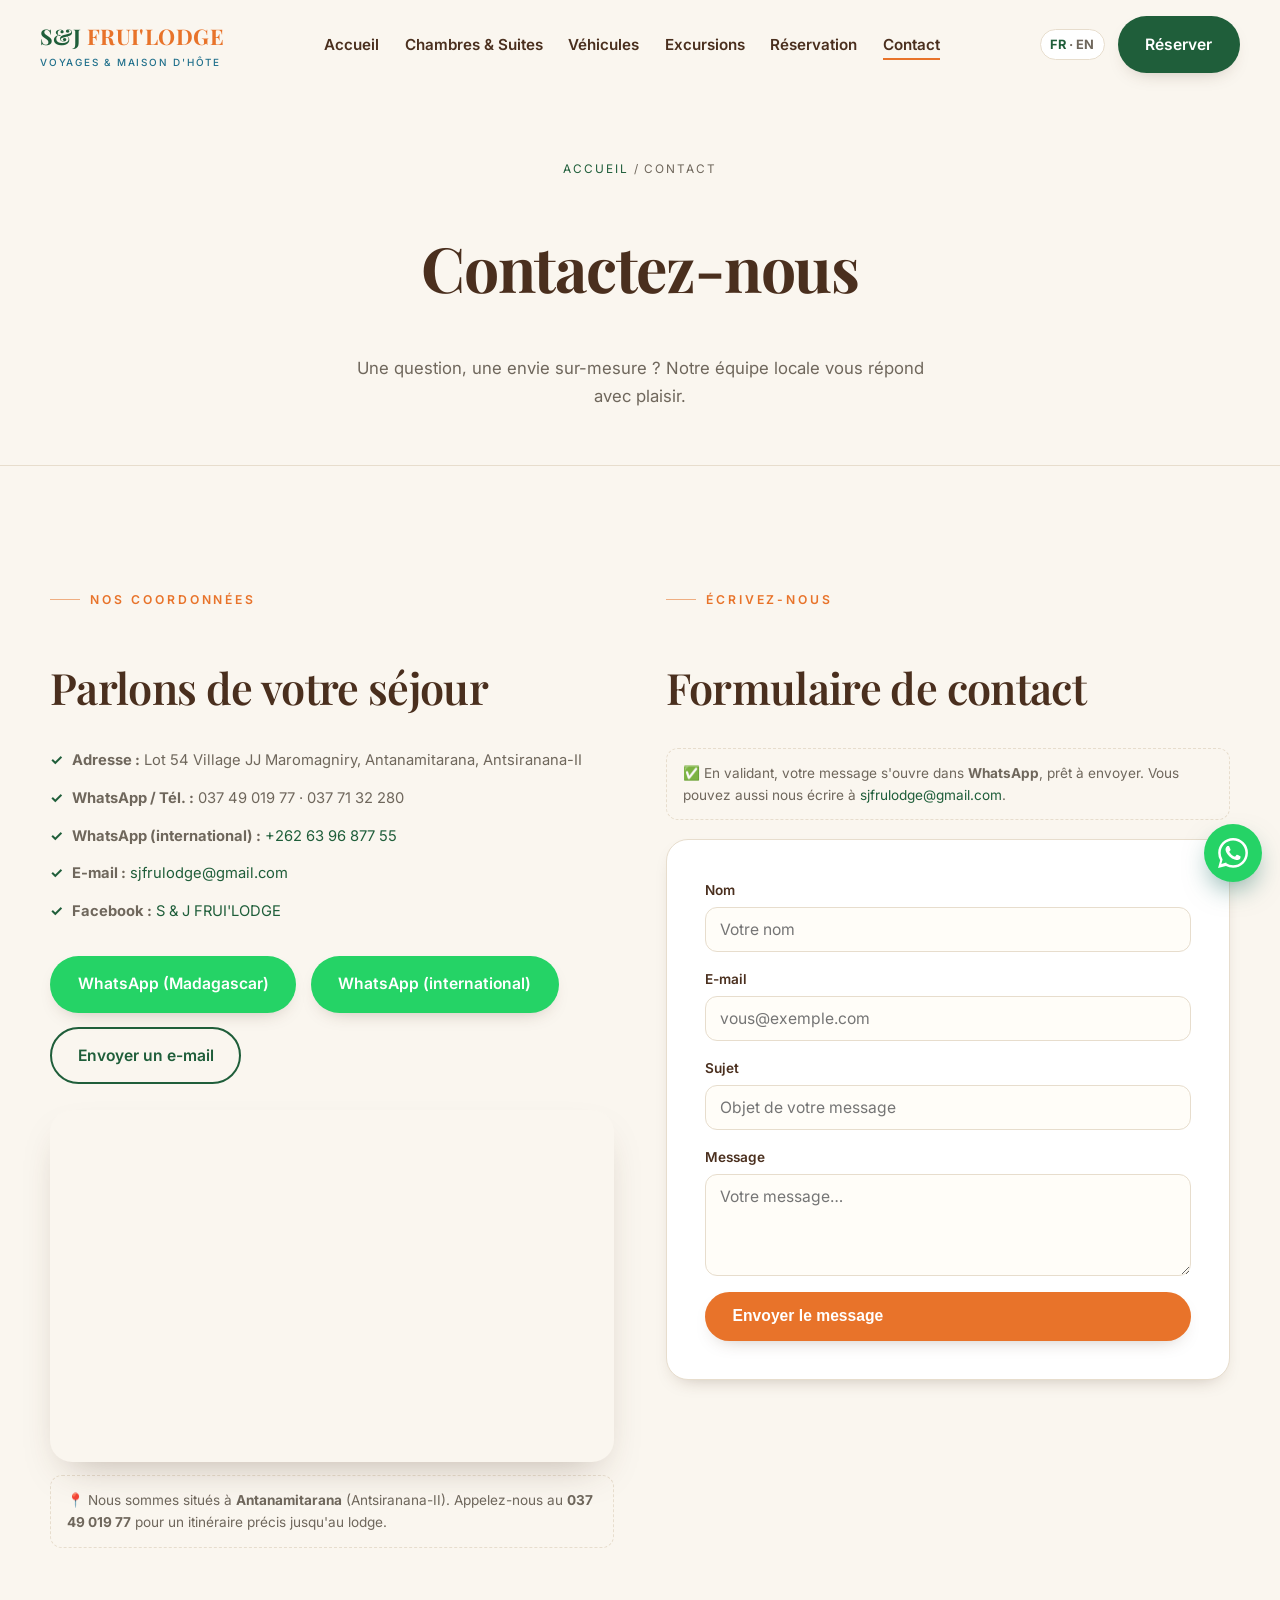
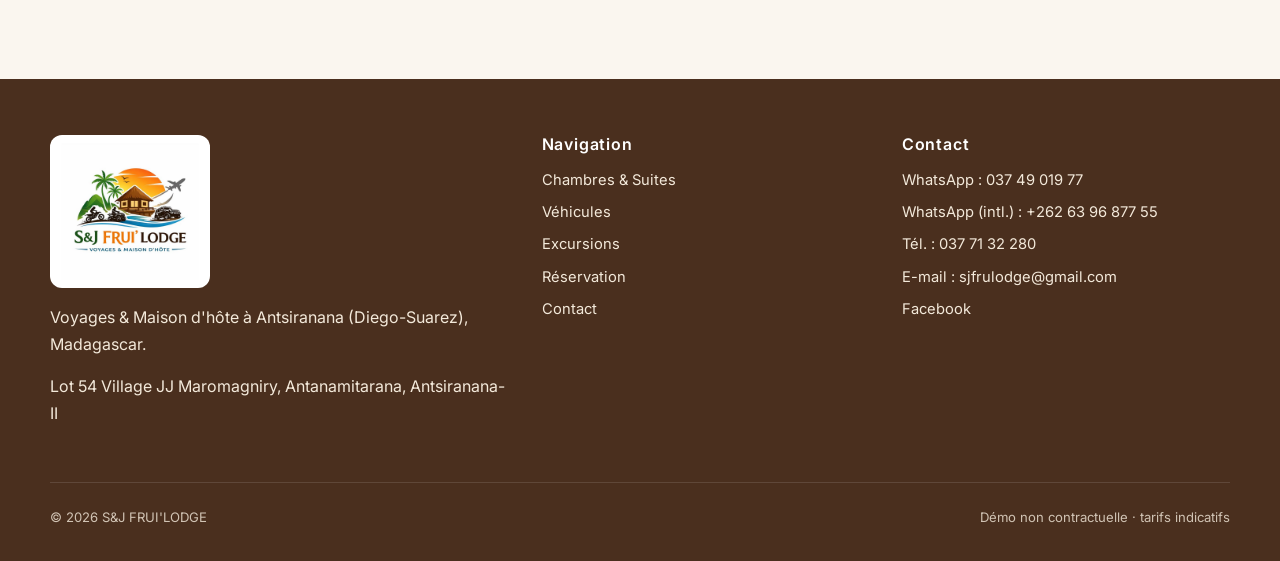
<file: contact.html>
<!DOCTYPE html>
<html lang="fr">
<head>
  <meta charset="UTF-8" />
  <meta name="viewport" content="width=device-width, initial-scale=1.0" />
  <title>Contact — S&J FRUI'LODGE, Antsiranana</title>
  <meta name="description" content="Contactez S&J FRUI'LODGE à Antsiranana (Diego-Suarez) : adresse, téléphone, WhatsApp, e-mail et formulaire." />
  <link rel="icon" href="assets/img/logo.jpg" />
  <link rel="preconnect" href="https://fonts.googleapis.com"><link rel="preconnect" href="https://fonts.gstatic.com" crossorigin>
  <link href="https://fonts.googleapis.com/css2?family=Inter:wght@400;500;600;700&family=Playfair+Display:wght@600;700&display=swap" rel="stylesheet">
  <link rel="stylesheet" href="assets/css/styles.css?v=3" />
</head>
<body>
  <header class="nav">
    <a class="nav__brand" href="index.html"><span><span class="mark"><span class="s">S&J</span> <span class="j">FRUI'LODGE</span></span><small>Voyages & Maison d'hôte</small></span></a>
    <nav><ul class="nav__links">
      <li><a href="index.html">Accueil</a></li>
      <li><a href="chambres.html">Chambres & Suites</a></li>
      <li><a href="vehicules.html">Véhicules</a></li>
      <li><a href="excursions.html">Excursions</a></li>
      <li><a href="reservation.html">Réservation</a></li>
      <li><a href="contact.html" class="active">Contact</a></li>
    </ul></nav>
    <div class="nav__cta"><span class="lang"><b>FR</b> · <a href="en/contact.html" style="color:inherit">EN</a></span><a href="reservation.html" class="btn btn--green">Réserver</a><button class="nav__burger" aria-label="Menu"><span></span><span></span><span></span></button></div>
  </header>

  <section class="page-head">
    <div class="container">
      <div class="breadcrumb"><a href="index.html">Accueil</a> / Contact</div>
      <h1>Contactez-nous</h1>
      <p>Une question, une envie sur-mesure&nbsp;? Notre équipe locale vous répond avec plaisir.</p>
    </div>
  </section>

  <section class="section">
    <div class="container split" style="align-items:start">
      <div class="reveal">
        <p class="eyebrow">Nos coordonnées</p>
        <h2>Parlons de votre séjour</h2>
        <ul class="feature-list" style="font-size:1rem;gap:.85rem;margin:1.2rem 0">
          <li><strong>Adresse :</strong> Lot 54 Village JJ Maromagniry, Antanamitarana, Antsiranana-II</li>
          <li><strong>WhatsApp / Tél. :</strong> 037 49 019 77 · 037 71 32 280</li>
          <li><strong>WhatsApp (international) :</strong> <a href="https://wa.me/262639687755" target="_blank" rel="noopener">+262 63 96 877 55</a></li>
          <li><strong>E-mail :</strong> <a href="mailto:sjfrulodge@gmail.com">sjfrulodge@gmail.com</a></li>
          <li><strong>Facebook :</strong> <a href="https://www.facebook.com/profile.php?id=61589486435098" target="_blank" rel="noopener">S &amp; J FRUI'LODGE</a></li>
        </ul>
        <div class="hero__actions" style="justify-content:flex-start">
          <a href="https://wa.me/261374901977" class="btn btn--wa" target="_blank" rel="noopener">WhatsApp (Madagascar)</a>
          <a href="https://wa.me/262639687755" class="btn btn--wa" target="_blank" rel="noopener">WhatsApp (international)</a>
          <a href="mailto:sjfrulodge@gmail.com" class="btn btn--ghost">Envoyer un e-mail</a>
        </div>
        <div class="media-box reveal" style="margin-top:1.6rem;aspect-ratio:16/10;background:var(--cream)">
          <iframe title="Carte — S&J FRUI'LODGE" src="https://www.google.com/maps?q=Antanamitarana%2C%20Antsiranana-II%2C%20Madagascar&output=embed" style="position:absolute;inset:0;width:100%;height:100%;border:0" loading="lazy" referrerpolicy="no-referrer-when-downgrade" allowfullscreen></iframe>
        </div>
        <p class="note" style="margin-top:.8rem">📍 Nous sommes situés à <strong>Antanamitarana</strong> (Antsiranana-II). Appelez-nous au <strong>037 49 019 77</strong> pour un itinéraire précis jusqu'au lodge.</p>
      </div>

      <div class="reveal delay-1">
        <p class="eyebrow">Écrivez-nous</p>
        <h2>Formulaire de contact</h2>
        <div class="note" style="margin:.8rem 0 1.2rem">✅ En validant, votre message s'ouvre dans <strong>WhatsApp</strong>, prêt à envoyer. Vous pouvez aussi nous écrire à <a href="mailto:sjfrulodge@gmail.com">sjfrulodge@gmail.com</a>.</div>
        <form id="reservation-form" class="form" data-kind="contact" novalidate>
          <div class="field"><label for="cnom">Nom</label><input id="cnom" type="text" placeholder="Votre nom" required></div>
          <div class="field"><label for="cmail">E-mail</label><input id="cmail" type="email" placeholder="vous@exemple.com" required></div>
          <div class="field"><label for="csujet">Sujet</label><input id="csujet" type="text" placeholder="Objet de votre message"></div>
          <div class="field"><label for="cmsg">Message</label><textarea id="cmsg" rows="4" placeholder="Votre message…"></textarea></div>
          <button type="submit" class="btn" style="width:100%">Envoyer le message</button>
          <div class="form__success">✓ Merci&nbsp;! Votre message s'ouvre dans WhatsApp — appuyez sur <strong>Envoyer</strong>. Sinon, écrivez-nous au <strong>037 49 019 77</strong>.</div>
        </form>
      </div>
    </div>
  </section>

  <footer class="footer">
    <div class="container footer__grid">
      <div>
        <img class="footer__logo" src="assets/img/logo.jpg" alt="Logo S&J FRUI'LODGE" />
        <p>Voyages & Maison d'hôte à Antsiranana (Diego-Suarez), Madagascar.</p>
        <p>Lot 54 Village JJ Maromagniry, Antanamitarana, Antsiranana-II</p>
      </div>
      <div><h4>Navigation</h4><ul><li><a href="chambres.html">Chambres & Suites</a></li><li><a href="vehicules.html">Véhicules</a></li><li><a href="excursions.html">Excursions</a></li><li><a href="reservation.html">Réservation</a></li><li><a href="contact.html">Contact</a></li></ul></div>
      <div><h4>Contact</h4><ul>
        <li>WhatsApp : <a href="https://wa.me/261374901977" target="_blank" rel="noopener">037 49 019 77</a></li><li>WhatsApp (intl.) : <a href="https://wa.me/262639687755" target="_blank" rel="noopener">+262 63 96 877 55</a></li>
        <li>Tél. : 037 71 32 280</li>
        <li>E-mail : <a href="mailto:sjfrulodge@gmail.com">sjfrulodge@gmail.com</a></li>
        <li><a href="https://www.facebook.com/profile.php?id=61589486435098" target="_blank" rel="noopener">Facebook</a></li>
      </ul></div>
    </div>
    <div class="container footer__bottom"><span>© <span data-year>2026</span> S&J FRUI'LODGE</span><span>Démo non contractuelle · tarifs indicatifs</span></div>
  </footer>
  <div class="demo-ribbon"><b>DÉMO</b> — réservations & paiements non actifs</div>
  <script src="assets/js/main.js"></script>
</body>
</html>
</file>
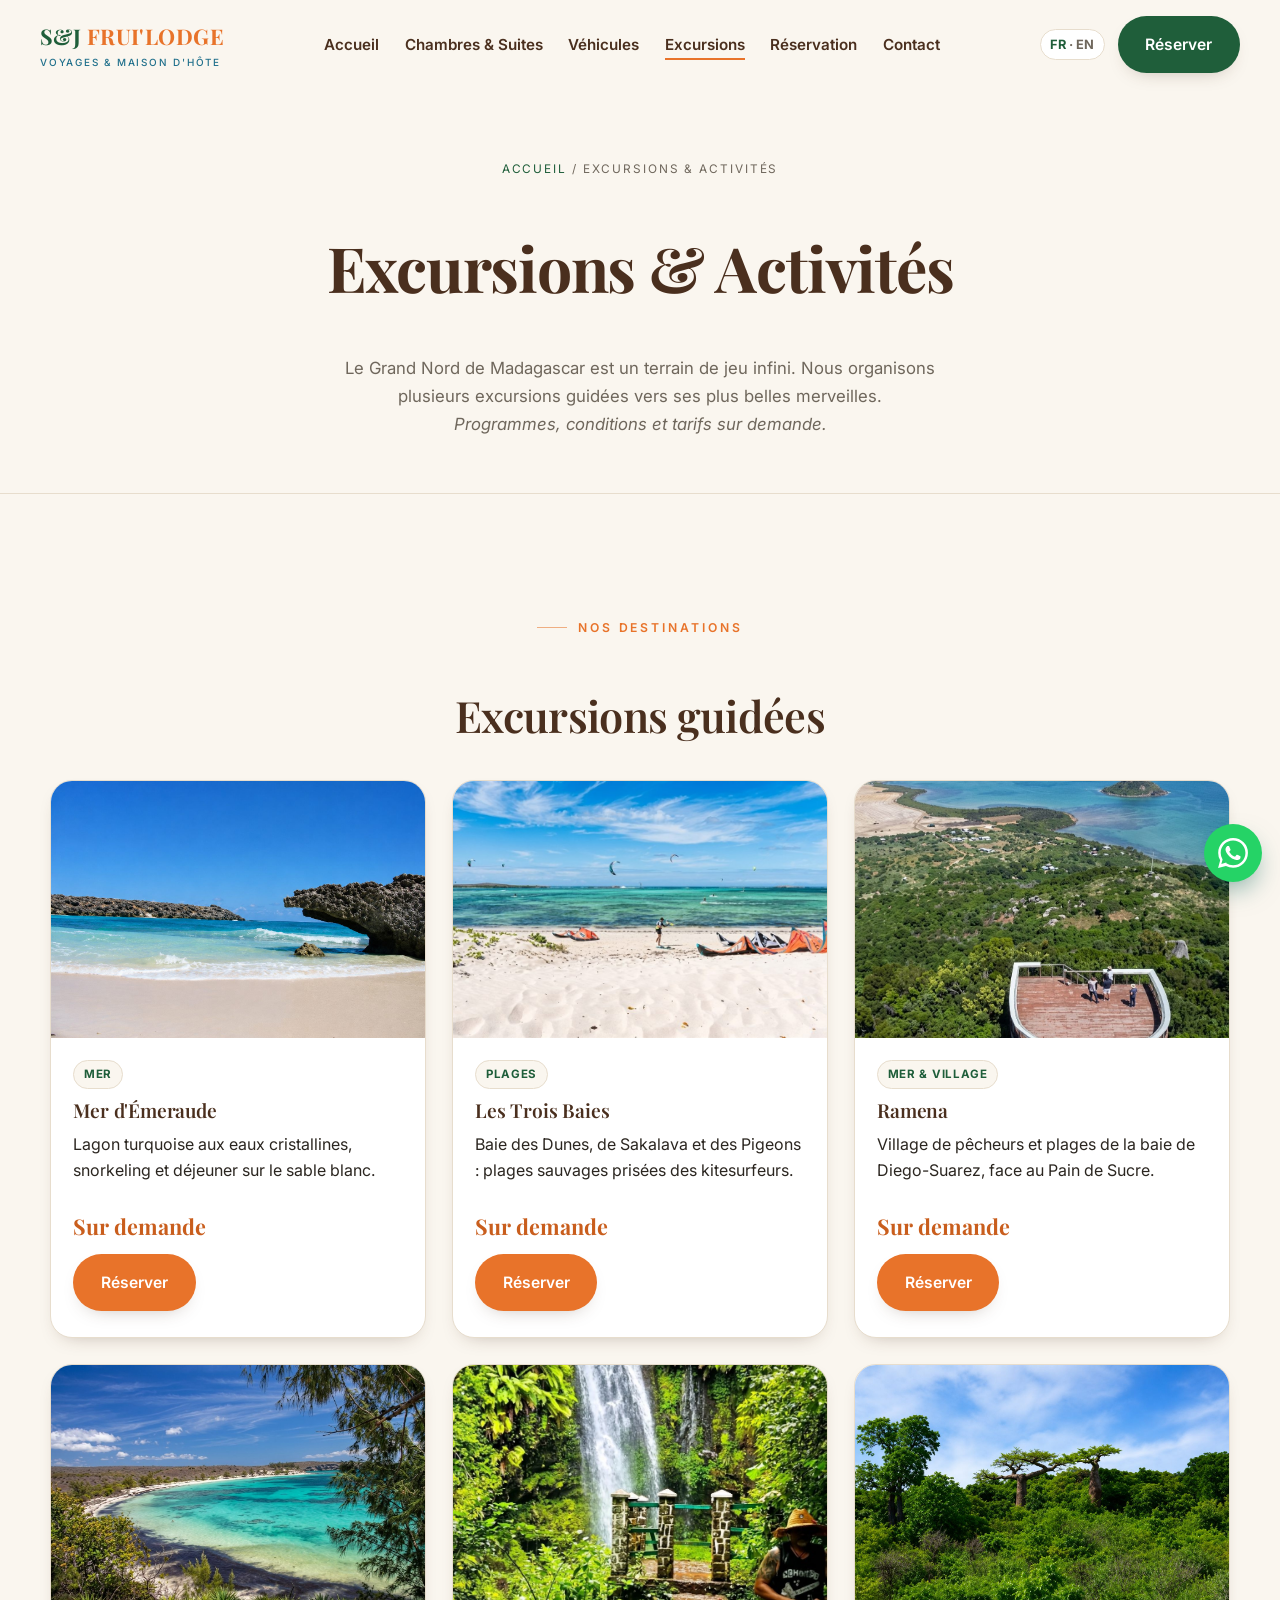
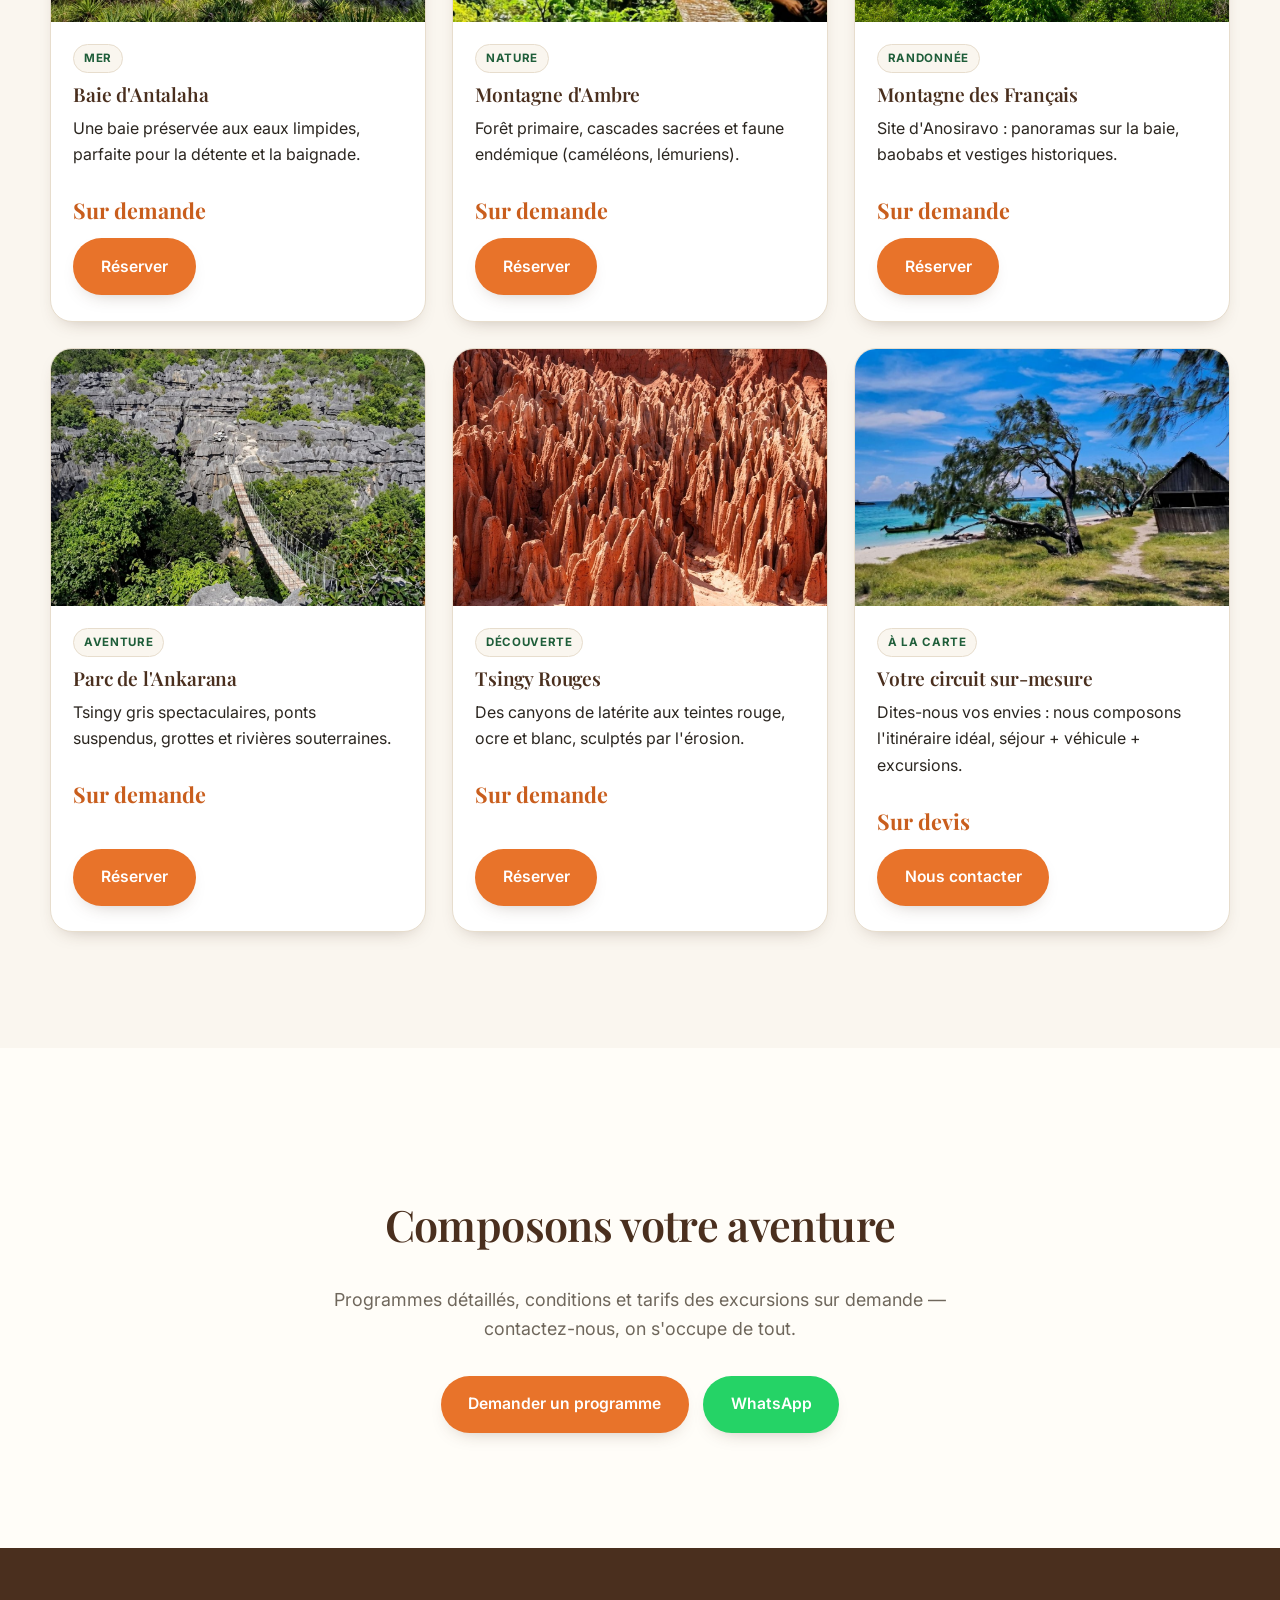
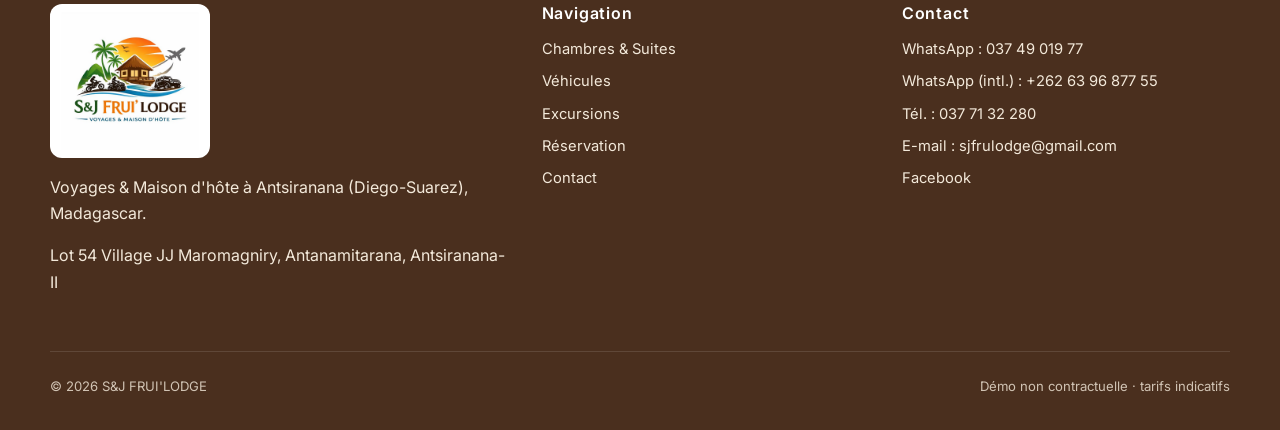
<file: excursions.html>
<!DOCTYPE html>
<html lang="fr">
<head>
  <meta charset="UTF-8" />
  <meta name="viewport" content="width=device-width, initial-scale=1.0" />
  <title>Excursions & Activités à Antsiranana — S&J FRUI'LODGE</title>
  <meta name="description" content="Excursions guidées dans le Grand Nord : Mer d'Émeraude, Trois Baies, Montagne d'Ambre, Tsingy Rouges, Ankarana, Montagne des Français, Ramena." />
  <link rel="preconnect" href="https://fonts.googleapis.com"><link rel="preconnect" href="https://fonts.gstatic.com" crossorigin>
  <link href="https://fonts.googleapis.com/css2?family=Inter:wght@400;500;600;700&family=Playfair+Display:wght@600;700&display=swap" rel="stylesheet">
  <link rel="icon" href="assets/img/logo.jpg" />
  <link rel="stylesheet" href="assets/css/styles.css?v=3" />
</head>
<body>
  <header class="nav">
    <a class="nav__brand" href="index.html"><span><span class="mark"><span class="s">S&J</span> <span class="j">FRUI'LODGE</span></span><small>Voyages & Maison d'hôte</small></span></a>
    <nav><ul class="nav__links">
      <li><a href="index.html">Accueil</a></li>
      <li><a href="chambres.html">Chambres & Suites</a></li>
      <li><a href="vehicules.html">Véhicules</a></li>
      <li><a href="excursions.html" class="active">Excursions</a></li>
      <li><a href="reservation.html">Réservation</a></li>
      <li><a href="contact.html">Contact</a></li>
    </ul></nav>
    <div class="nav__cta"><span class="lang"><b>FR</b> · <a href="en/tours.html" style="color:inherit">EN</a></span><a href="reservation.html" class="btn btn--green">Réserver</a><button class="nav__burger" aria-label="Menu"><span></span><span></span><span></span></button></div>
  </header>

  <section class="page-head">
    <div class="container">
      <div class="breadcrumb"><a href="index.html">Accueil</a> / Excursions & Activités</div>
      <h1>Excursions & Activités</h1>
      <p>Le Grand Nord de Madagascar est un terrain de jeu infini. Nous organisons plusieurs excursions guidées vers ses plus belles merveilles. <em>Programmes, conditions et tarifs sur demande.</em></p>
    </div>
  </section>

  <section class="section">
    <div class="container">
      <div class="center reveal"><p class="eyebrow">Nos destinations</p><h2>Excursions guidées</h2></div>
      <div class="grid grid--3" style="margin-top:2.5rem">
        <article class="card reveal">
          <div class="card__media"><img src="assets/img/emeraude.jpg" alt="Mer d'Émeraude" /></div>
          <div class="card__body"><span class="tag">Mer</span><h3>Mer d'Émeraude</h3><p>Lagon turquoise aux eaux cristallines, snorkeling et déjeuner sur le sable blanc.</p><span class="price">Sur demande</span><div class="card__foot"><a href="reservation.html" class="btn">Réserver</a></div></div>
        </article>
        <article class="card reveal delay-1">
          <div class="card__media"><img src="assets/img/troisbaies.jpg" alt="Les Trois Baies" /></div>
          <div class="card__body"><span class="tag">Plages</span><h3>Les Trois Baies</h3><p>Baie des Dunes, de Sakalava et des Pigeons : plages sauvages prisées des kitesurfeurs.</p><span class="price">Sur demande</span><div class="card__foot"><a href="reservation.html" class="btn">Réserver</a></div></div>
        </article>
        <article class="card reveal delay-2">
          <div class="card__media"><img src="assets/img/baie.jpg" alt="Ramena et la baie" /></div>
          <div class="card__body"><span class="tag">Mer & village</span><h3>Ramena</h3><p>Village de pêcheurs et plages de la baie de Diego-Suarez, face au Pain de Sucre.</p><span class="price">Sur demande</span><div class="card__foot"><a href="reservation.html" class="btn">Réserver</a></div></div>
        </article>
        <article class="card reveal">
          <div class="card__media"><img src="assets/img/circuit.jpg" alt="Baie d'Antalaha" /></div>
          <div class="card__body"><span class="tag">Mer</span><h3>Baie d'Antalaha</h3><p>Une baie préservée aux eaux limpides, parfaite pour la détente et la baignade.</p><span class="price">Sur demande</span><div class="card__foot"><a href="reservation.html" class="btn">Réserver</a></div></div>
        </article>
        <article class="card reveal delay-1">
          <div class="card__media"><img src="assets/img/ambre.jpg" alt="Montagne d'Ambre" /></div>
          <div class="card__body"><span class="tag">Nature</span><h3>Montagne d'Ambre</h3><p>Forêt primaire, cascades sacrées et faune endémique (caméléons, lémuriens).</p><span class="price">Sur demande</span><div class="card__foot"><a href="reservation.html" class="btn">Réserver</a></div></div>
        </article>
        <article class="card reveal delay-2">
          <div class="card__media"><img src="assets/img/francais.jpg" alt="Montagne des Français" /></div>
          <div class="card__body"><span class="tag">Randonnée</span><h3>Montagne des Français</h3><p>Site d'Anosiravo : panoramas sur la baie, baobabs et vestiges historiques.</p><span class="price">Sur demande</span><div class="card__foot"><a href="reservation.html" class="btn">Réserver</a></div></div>
        </article>
        <article class="card reveal">
          <div class="card__media"><img src="assets/img/ankarana.jpg" alt="Parc National de l'Ankarana" /></div>
          <div class="card__body"><span class="tag">Aventure</span><h3>Parc de l'Ankarana</h3><p>Tsingy gris spectaculaires, ponts suspendus, grottes et rivières souterraines.</p><span class="price">Sur demande</span><div class="card__foot"><a href="reservation.html" class="btn">Réserver</a></div></div>
        </article>
        <article class="card reveal delay-1">
          <div class="card__media"><img src="assets/img/tsingy.jpg" alt="Tsingy Rouges" /></div>
          <div class="card__body"><span class="tag">Découverte</span><h3>Tsingy Rouges</h3><p>Des canyons de latérite aux teintes rouge, ocre et blanc, sculptés par l'érosion.</p><span class="price">Sur demande</span><div class="card__foot"><a href="reservation.html" class="btn">Réserver</a></div></div>
        </article>
        <article class="card reveal delay-2">
          <div class="card__media"><img src="assets/img/lodge.jpg" alt="Circuit sur-mesure" /></div>
          <div class="card__body"><span class="tag">À la carte</span><h3>Votre circuit sur-mesure</h3><p>Dites-nous vos envies : nous composons l'itinéraire idéal, séjour + véhicule + excursions.</p><span class="price">Sur devis</span><div class="card__foot"><a href="contact.html" class="btn">Nous contacter</a></div></div>
        </article>
      </div>
    </div>
  </section>

  <section class="section section--tint center">
    <div class="container reveal">
      <h2>Composons votre aventure</h2>
      <p class="lead">Programmes détaillés, conditions et tarifs des excursions sur demande — contactez-nous, on s'occupe de tout.</p>
      <div class="hero__actions" style="justify-content:center"><a href="reservation.html" class="btn">Demander un programme</a><a href="https://wa.me/261374901977" class="btn btn--wa">WhatsApp</a></div>
    </div>
  </section>

  <footer class="footer">
    <div class="container footer__grid">
      <div><img class="footer__logo" src="assets/img/logo.jpg" alt="Logo S&J FRUI'LODGE" /><p>Voyages & Maison d'hôte à Antsiranana (Diego-Suarez), Madagascar.</p><p>Lot 54 Village JJ Maromagniry, Antanamitarana, Antsiranana-II</p></div>
      <div><h4>Navigation</h4><ul><li><a href="chambres.html">Chambres & Suites</a></li><li><a href="vehicules.html">Véhicules</a></li><li><a href="excursions.html">Excursions</a></li><li><a href="reservation.html">Réservation</a></li><li><a href="contact.html">Contact</a></li></ul></div>
      <div><h4>Contact</h4><ul><li>WhatsApp : <a href="https://wa.me/261374901977" target="_blank" rel="noopener">037 49 019 77</a></li><li>WhatsApp (intl.) : <a href="https://wa.me/262639687755" target="_blank" rel="noopener">+262 63 96 877 55</a></li><li>Tél. : 037 71 32 280</li><li>E-mail : <a href="mailto:sjfrulodge@gmail.com">sjfrulodge@gmail.com</a></li><li><a href="https://www.facebook.com/profile.php?id=61589486435098" target="_blank" rel="noopener">Facebook</a></li></ul></div>
    </div>
    <div class="container footer__bottom"><span>© <span data-year>2026</span> S&J FRUI'LODGE</span><span>Démo non contractuelle · tarifs indicatifs</span></div>
  </footer>
  <div class="demo-ribbon"><b>DÉMO</b> — réservations & paiements non actifs</div>
  <script src="assets/js/main.js"></script>
</body>
</html>
</file>
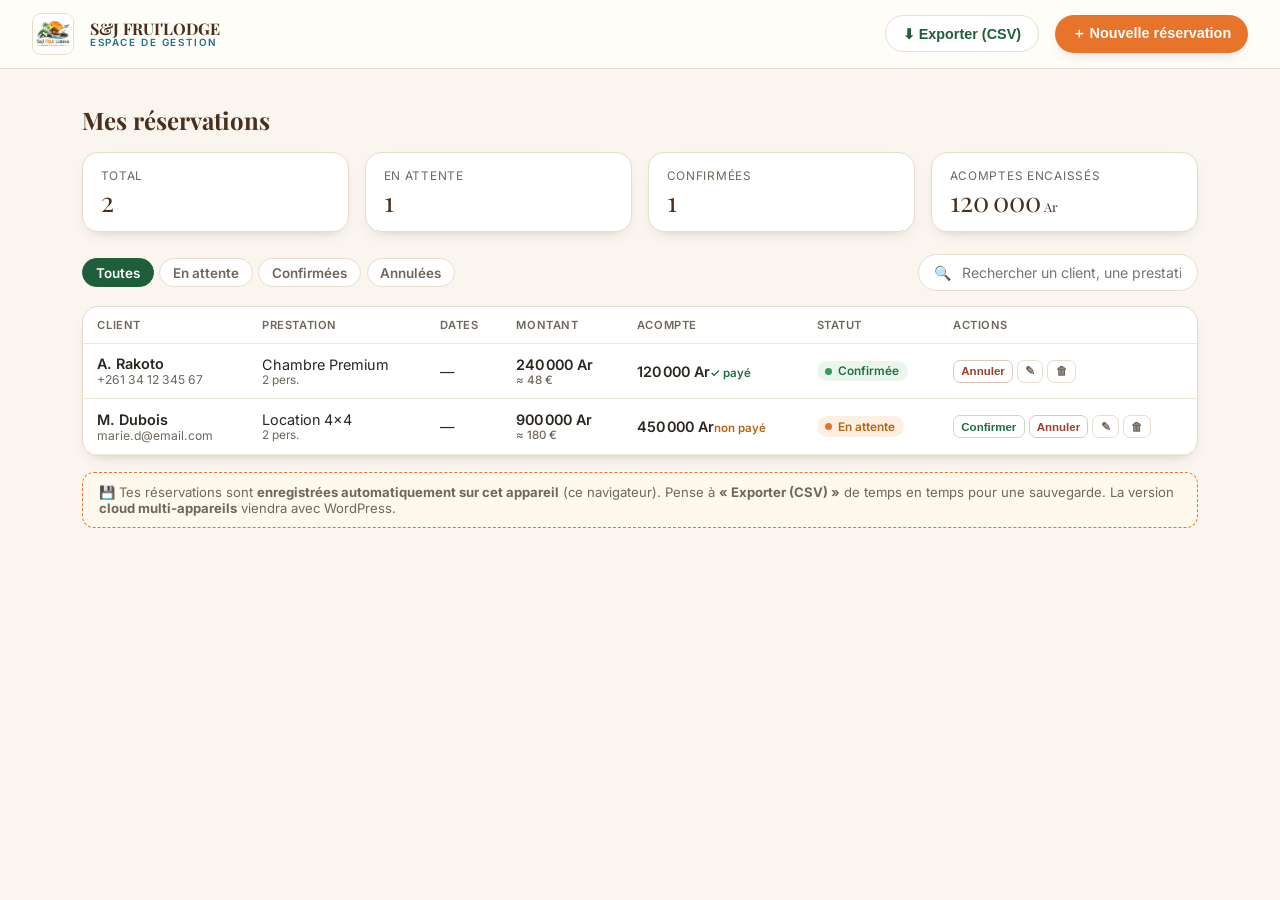
<file: gestion-app.html>
<!DOCTYPE html>
<html lang="fr">
<head>
<meta charset="UTF-8" />
<meta name="viewport" content="width=device-width, initial-scale=1.0" />
<title>Espace de gestion — S&J FRUI'LODGE</title>
<meta name="robots" content="noindex" />
<link rel="icon" href="assets/img/logo.jpg" />
<link rel="preconnect" href="https://fonts.googleapis.com"><link rel="preconnect" href="https://fonts.gstatic.com" crossorigin>
<link href="https://fonts.googleapis.com/css2?family=Inter:wght@400;500;600;700&family=Playfair+Display:wght@600;700&display=swap" rel="stylesheet">
<style>
  :root{
    --green:#1f5e3a;--green-d:#163f28;--orange:#e8732a;--orange-d:#c95e1d;--brown:#4a2f1e;--blue:#1f6f8b;
    --cream:#faf6ef;--cream2:#fffdf8;--ink:#2b2620;--muted:#6f675c;--line:#e7ddcd;--line2:#efe7d9;
    --serif:"Playfair Display",Georgia,serif;--sans:"Inter",system-ui,sans-serif;
    --shadow:0 14px 34px -20px rgba(74,47,30,.45);--shadow-sm:0 6px 16px -10px rgba(74,47,30,.4);--radius:16px;
  }
  *{box-sizing:border-box}
  body{margin:0;font-family:var(--sans);color:var(--ink);background:var(--cream);-webkit-font-smoothing:antialiased}
  .top{background:var(--cream2);border-bottom:1px solid var(--line);padding:.8rem clamp(1rem,3vw,2rem);display:flex;align-items:center;gap:1rem;flex-wrap:wrap;position:sticky;top:0;z-index:10}
  .top img{width:42px;height:42px;border-radius:9px;object-fit:cover;border:1px solid var(--line);background:#fff}
  .top .name{font-family:var(--serif);font-weight:700;color:var(--brown);line-height:1.1}
  .top .name small{display:block;font-family:var(--sans);font-size:.62rem;letter-spacing:.16em;text-transform:uppercase;color:var(--blue);font-weight:600}
  .top .sp{flex:1}
  .btn{display:inline-flex;align-items:center;gap:.45rem;background:var(--orange);color:#fff;border:0;border-radius:999px;padding:.6rem 1.05rem;font-weight:600;font-size:.9rem;cursor:pointer;box-shadow:var(--shadow-sm)}
  .btn:hover{background:var(--orange-d)}
  .btn.ghost{background:#fff;color:var(--green);border:1px solid var(--line);box-shadow:none}
  .btn.ghost:hover{background:var(--cream)}
  .wrap{padding:clamp(1rem,3vw,2rem);max-width:1180px;margin:0 auto}
  h1.page{font-family:var(--serif);color:var(--brown);font-size:1.5rem;margin:.2rem 0 1rem}
  .kpis{display:grid;grid-template-columns:repeat(4,1fr);gap:1rem;margin-bottom:1.4rem}
  .kpi{background:#fff;border:1px solid var(--line);border-radius:var(--radius);padding:1rem 1.1rem;box-shadow:var(--shadow-sm)}
  .kpi .lab{font-size:.74rem;letter-spacing:.06em;text-transform:uppercase;color:var(--muted)}
  .kpi .val{font-family:var(--serif);font-size:1.7rem;color:var(--brown);margin-top:.3rem;line-height:1}
  .kpi .val small{font-size:.8rem}
  .toolbar{display:flex;align-items:center;gap:.6rem;flex-wrap:wrap;margin-bottom:.9rem}
  .tabs{display:flex;gap:.35rem;flex-wrap:wrap}
  .tab{font-size:.84rem;font-weight:600;color:var(--muted);padding:.35rem .8rem;border-radius:999px;cursor:pointer;border:1px solid var(--line);background:#fff}
  .tab.active{background:var(--green);color:#fff;border-color:var(--green)}
  .search{display:flex;align-items:center;gap:.5rem;background:#fff;border:1px solid var(--line);border-radius:999px;padding:.5rem .9rem;color:var(--muted);font-size:.88rem;min-width:200px}
  .search input{border:0;outline:0;background:transparent;font-family:var(--sans);font-size:.88rem;width:100%}
  .panel{background:#fff;border:1px solid var(--line);border-radius:var(--radius);box-shadow:var(--shadow-sm);overflow:hidden}
  table{width:100%;border-collapse:collapse;font-size:.9rem}
  thead th{text-align:left;font-size:.7rem;letter-spacing:.05em;text-transform:uppercase;color:var(--muted);font-weight:600;padding:.7rem .9rem;border-bottom:1px solid var(--line2);white-space:nowrap}
  tbody td{padding:.7rem .9rem;border-bottom:1px solid var(--line2);vertical-align:middle}
  tbody tr:hover{background:var(--cream)}
  .cli b{font-weight:600}.cli small{display:block;color:var(--muted);font-size:.76rem}
  .amount{font-weight:600;white-space:nowrap}
  .eur{display:block;font-size:.72rem;color:var(--muted);font-weight:500}
  .badge{display:inline-flex;align-items:center;gap:.35rem;font-size:.74rem;font-weight:600;padding:.2rem .55rem;border-radius:999px;white-space:nowrap}
  .badge::before{content:"";width:7px;height:7px;border-radius:50%}
  .b-att{background:#fdf0e3;color:#b86412}.b-att::before{background:var(--orange)}
  .b-ok{background:#eaf5ec;color:#1f6f43}.b-ok::before{background:#2f9e5d}
  .b-ann{background:#f6e9e6;color:#9c4030}.b-ann::before{background:#c0563f}
  .paid{font-size:.72rem;font-weight:600}.paid.y{color:#1f6f43}.paid.n{color:#b86412}
  .acts{display:flex;gap:.25rem;flex-wrap:wrap}
  .mini{font-size:.72rem;padding:.22rem .45rem;border-radius:7px;border:1px solid var(--line);background:#fff;cursor:pointer;font-weight:600;color:var(--muted)}
  .mini.ok{color:#1f6f43;border-color:#bfe0c5}.mini.ok:hover{background:#eaf5ec}
  .mini.no{color:#9c4030;border-color:#e6c3ba}.mini.no:hover{background:#f6e9e6}
  .mini.ed:hover{background:var(--cream)}
  .empty{padding:2.5rem;text-align:center;color:var(--muted)}
  .note{font-size:.82rem;color:var(--muted);margin-top:1rem;background:#fff8ed;border:1px dashed var(--orange);border-radius:12px;padding:.7rem 1rem}
  /* modal */
  .modal{position:fixed;inset:0;background:rgba(30,20,10,.45);display:none;align-items:flex-start;justify-content:center;padding:2rem 1rem;z-index:50;overflow:auto}
  .modal.open{display:flex}
  .card{background:#fff;border-radius:var(--radius);box-shadow:var(--shadow);width:min(620px,100%);padding:1.4rem}
  .card h2{font-family:var(--serif);color:var(--brown);margin:.2rem 0 1rem}
  .row{display:grid;grid-template-columns:1fr 1fr;gap:.9rem}
  .field{display:flex;flex-direction:column;gap:.3rem;margin-bottom:.8rem}
  .field label{font-size:.8rem;font-weight:600;color:var(--brown)}
  .field input,.field select,.field textarea{font-family:var(--sans);font-size:.92rem;padding:.6rem .75rem;border:1px solid var(--line);border-radius:10px;background:var(--cream2);color:var(--ink)}
  .field input:focus,.field select:focus,.field textarea:focus{outline:none;border-color:var(--orange);box-shadow:0 0 0 3px rgba(232,115,42,.15)}
  .modal-acts{display:flex;gap:.6rem;justify-content:flex-end;margin-top:.4rem}
  @media(max-width:820px){.kpis{grid-template-columns:repeat(2,1fr)}.row{grid-template-columns:1fr}.hide-sm{display:none}}
</style>
</head>
<body>
  <div class="top">
    <img src="assets/img/logo.jpg" alt="Logo">
    <div class="name">S&J FRUI'LODGE<small>Espace de gestion</small></div>
    <div class="sp"></div>
    <button class="btn ghost" id="exportBtn">⬇ Exporter (CSV)</button>
    <button class="btn" id="addBtn">＋ Nouvelle réservation</button>
  </div>

  <div class="wrap">
    <h1 class="page">Mes réservations</h1>

    <div class="kpis">
      <div class="kpi"><div class="lab">Total</div><div class="val" id="kTotal">0</div></div>
      <div class="kpi"><div class="lab">En attente</div><div class="val" id="kWait">0</div></div>
      <div class="kpi"><div class="lab">Confirmées</div><div class="val" id="kOk">0</div></div>
      <div class="kpi"><div class="lab">Acomptes encaissés</div><div class="val" id="kDep">0<small> Ar</small></div></div>
    </div>

    <div class="toolbar">
      <div class="tabs" id="tabs">
        <span class="tab active" data-f="all">Toutes</span>
        <span class="tab" data-f="En attente">En attente</span>
        <span class="tab" data-f="Confirmée">Confirmées</span>
        <span class="tab" data-f="Annulée">Annulées</span>
      </div>
      <div class="sp" style="flex:1"></div>
      <label class="search"><span>🔍</span><input id="search" placeholder="Rechercher un client, une prestation…"></label>
    </div>

    <div class="panel">
      <table>
        <thead><tr>
          <th>Client</th><th>Prestation</th><th class="hide-sm">Dates</th><th>Montant</th><th>Acompte</th><th>Statut</th><th>Actions</th>
        </tr></thead>
        <tbody id="tbody"></tbody>
      </table>
      <div class="empty" id="empty" style="display:none">Aucune réservation. Cliquez sur « ＋ Nouvelle réservation » pour commencer.</div>
    </div>

    <div class="note">💾 Tes réservations sont <strong>enregistrées automatiquement sur cet appareil</strong> (ce navigateur). Pense à <strong>« Exporter (CSV) »</strong> de temps en temps pour une sauvegarde. La version <strong>cloud multi-appareils</strong> viendra avec WordPress.</div>
  </div>

  <!-- Modal formulaire -->
  <div class="modal" id="modal">
    <div class="card">
      <h2 id="modalTitle">Nouvelle réservation</h2>
      <form id="resForm">
        <input type="hidden" id="f_id">
        <div class="row">
          <div class="field"><label>Client *</label><input id="f_client" required placeholder="Nom du client"></div>
          <div class="field"><label>Contact (tél / e-mail)</label><input id="f_contact" placeholder="+261 … ou email"></div>
        </div>
        <div class="row">
          <div class="field"><label>Prestation</label>
            <select id="f_prestation">
              <option>Chambre Standard</option><option>Chambre Premium</option>
              <option>Location 4x4</option><option>Moto cross</option><option>Quad</option><option>Scooter</option>
              <option>Excursion</option><option>Forfait combiné</option>
            </select>
          </div>
          <div class="field"><label>Nombre de personnes</label><input id="f_pers" type="number" min="1" value="2"></div>
        </div>
        <div class="row">
          <div class="field"><label>Date d'arrivée</label><input id="f_arr" type="date"></div>
          <div class="field"><label>Date de départ</label><input id="f_dep" type="date"></div>
        </div>
        <div class="row">
          <div class="field"><label>Montant total (Ar)</label><input id="f_montant" type="number" min="0" step="1000" placeholder="ex. 240000"></div>
          <div class="field"><label>Acompte 50% (Ar)</label><input id="f_acompte" type="number" min="0" step="1000" placeholder="auto"></div>
        </div>
        <div class="row">
          <div class="field"><label>Moyen de paiement</label>
            <select id="f_moyen"><option>—</option><option>Mvola</option><option>Orange Money</option><option>Airtel Money</option><option>Carte</option><option>Espèces</option></select>
          </div>
          <div class="field"><label>Acompte payé ?</label>
            <select id="f_paye"><option>Non</option><option>Oui</option></select>
          </div>
        </div>
        <div class="row">
          <div class="field"><label>Statut</label>
            <select id="f_statut"><option>En attente</option><option>Confirmée</option><option>Annulée</option></select>
          </div>
          <div class="field"><label>Date de la demande</label><input id="f_date" type="date"></div>
        </div>
        <div class="field"><label>Notes</label><textarea id="f_notes" rows="2" placeholder="Remarques…"></textarea></div>
        <div class="modal-acts">
          <button type="button" class="btn ghost" id="cancelBtn">Annuler</button>
          <button type="submit" class="btn">Enregistrer</button>
        </div>
      </form>
    </div>
  </div>

<script>
(function(){
  "use strict";
  var KEY="sj_reservations_v1", RATE=5000;
  var state=[], filter="all", q="";

  function todayISO(){ return new Date().toISOString().slice(0,10); }
  function frDate(iso){ if(!iso) return ""; var p=iso.split("-"); return p.length===3 ? (p[2]+"/"+p[1]) : iso; }
  function nfmt(n){ n=Number(n)||0; return n.toLocaleString("fr-FR"); }
  function eur(n){ n=Number(n)||0; return Math.round(n/RATE); }
  function uid(){ return Date.now().toString(36)+Math.random().toString(36).slice(2,6); }

  function load(){
    try{ state=JSON.parse(localStorage.getItem(KEY))||[]; }catch(e){ state=[]; }
    if(!state.length){
      state=[
        {id:uid(),date:todayISO(),client:"A. Rakoto",contact:"+261 34 12 345 67",prestation:"Chambre Premium",pers:2,arr:"",dep:"",montant:240000,acompte:120000,moyen:"Mvola",paye:"Oui",statut:"Confirmée",notes:"Preuve reçue"},
        {id:uid(),date:todayISO(),client:"M. Dubois",contact:"marie.d@email.com",prestation:"Location 4x4",pers:2,arr:"",dep:"",montant:900000,acompte:450000,moyen:"—",paye:"Non",statut:"En attente",notes:"Attend la preuve"}
      ];
      save();
    }
  }
  function save(){ localStorage.setItem(KEY, JSON.stringify(state)); }

  function badge(s){
    var c = s==="Confirmée"?"b-ok":(s==="Annulée"?"b-ann":"b-att");
    return '<span class="badge '+c+'">'+s+'</span>';
  }

  function render(){
    var rows = state.filter(function(r){
      if(filter!=="all" && r.statut!==filter) return false;
      if(q){ var t=(r.client+" "+r.contact+" "+r.prestation+" "+(r.notes||"")).toLowerCase(); if(t.indexOf(q)<0) return false; }
      return true;
    });
    // KPIs (sur tout l'état, pas le filtre)
    document.getElementById("kTotal").textContent = state.length;
    document.getElementById("kWait").textContent = state.filter(function(r){return r.statut==="En attente";}).length;
    document.getElementById("kOk").textContent = state.filter(function(r){return r.statut==="Confirmée";}).length;
    var dep = state.reduce(function(s,r){ return s + (r.paye==="Oui" ? (Number(r.acompte)||0) : 0); },0);
    document.getElementById("kDep").innerHTML = nfmt(dep)+'<small> Ar</small>';

    var tb=document.getElementById("tbody"); tb.innerHTML="";
    document.getElementById("empty").style.display = rows.length? "none":"block";
    rows.forEach(function(r){
      var tr=document.createElement("tr");
      var dates = r.arr? (frDate(r.arr)+(r.dep?(" → "+frDate(r.dep)):"")) : "—";
      tr.innerHTML =
        '<td class="cli"><b>'+esc(r.client)+'</b><small>'+esc(r.contact||"")+'</small></td>'+
        '<td>'+esc(r.prestation)+'<small style="display:block;color:var(--muted);font-size:.74rem">'+(r.pers?(r.pers+" pers."):"")+'</small></td>'+
        '<td class="hide-sm">'+dates+'</td>'+
        '<td class="amount">'+nfmt(r.montant)+' Ar<span class="eur">≈ '+eur(r.montant)+' €</span></td>'+
        '<td><span class="amount">'+nfmt(r.acompte)+' Ar</span><span class="paid '+(r.paye==="Oui"?"y":"n")+'">'+(r.paye==="Oui"?"✓ payé":"non payé")+'</span></td>'+
        '<td>'+badge(r.statut)+'</td>'+
        '<td><div class="acts">'+
          (r.statut!=="Confirmée"?'<button class="mini ok" data-act="ok" data-id="'+r.id+'">Confirmer</button>':'')+
          (r.statut!=="Annulée"?'<button class="mini no" data-act="ann" data-id="'+r.id+'">Annuler</button>':'')+
          '<button class="mini ed" data-act="ed" data-id="'+r.id+'">✎</button>'+
          '<button class="mini ed" data-act="del" data-id="'+r.id+'">🗑</button>'+
        '</div></td>';
      tb.appendChild(tr);
    });
  }
  function esc(s){ return String(s==null?"":s).replace(/[&<>"]/g,function(c){return {"&":"&amp;","<":"&lt;",">":"&gt;",'"':"&quot;"}[c];}); }

  // Actions table
  document.getElementById("tbody").addEventListener("click",function(e){
    var b=e.target.closest("button"); if(!b) return;
    var id=b.getAttribute("data-id"), act=b.getAttribute("data-act");
    var r=state.find(function(x){return x.id===id;}); if(!r) return;
    if(act==="ok"){ r.statut="Confirmée"; save(); render(); }
    else if(act==="ann"){ r.statut="Annulée"; save(); render(); }
    else if(act==="del"){ if(confirm("Supprimer la réservation de "+r.client+" ?")){ state=state.filter(function(x){return x.id!==id;}); save(); render(); } }
    else if(act==="ed"){ openForm(r); }
  });

  // Filtres + recherche
  document.getElementById("tabs").addEventListener("click",function(e){
    var t=e.target.closest(".tab"); if(!t) return;
    document.querySelectorAll("#tabs .tab").forEach(function(x){x.classList.remove("active");});
    t.classList.add("active"); filter=t.getAttribute("data-f"); render();
  });
  document.getElementById("search").addEventListener("input",function(e){ q=e.target.value.toLowerCase(); render(); });

  // Modal
  var modal=document.getElementById("modal");
  function openForm(r){
    document.getElementById("modalTitle").textContent = r? "Modifier la réservation":"Nouvelle réservation";
    document.getElementById("f_id").value = r? r.id : "";
    document.getElementById("f_client").value = r? r.client : "";
    document.getElementById("f_contact").value = r? (r.contact||"") : "";
    document.getElementById("f_prestation").value = r? r.prestation : "Chambre Standard";
    document.getElementById("f_pers").value = r? (r.pers||"") : 2;
    document.getElementById("f_arr").value = r? (r.arr||"") : "";
    document.getElementById("f_dep").value = r? (r.dep||"") : "";
    document.getElementById("f_montant").value = r? (r.montant||"") : "";
    document.getElementById("f_acompte").value = r? (r.acompte||"") : "";
    document.getElementById("f_moyen").value = r? (r.moyen||"—") : "—";
    document.getElementById("f_paye").value = r? (r.paye||"Non") : "Non";
    document.getElementById("f_statut").value = r? r.statut : "En attente";
    document.getElementById("f_date").value = r? (r.date||todayISO()) : todayISO();
    document.getElementById("f_notes").value = r? (r.notes||"") : "";
    modal.classList.add("open");
  }
  function closeForm(){ modal.classList.remove("open"); }
  document.getElementById("addBtn").addEventListener("click",function(){ openForm(null); });
  document.getElementById("cancelBtn").addEventListener("click",closeForm);
  modal.addEventListener("click",function(e){ if(e.target===modal) closeForm(); });
  // acompte auto = 50%
  document.getElementById("f_montant").addEventListener("input",function(e){
    var a=document.getElementById("f_acompte"); if(!a.value || a.dataset.auto==="1"){ a.value=Math.round((Number(e.target.value)||0)/2); a.dataset.auto="1"; }
  });
  document.getElementById("f_acompte").addEventListener("input",function(e){ e.target.dataset.auto="0"; });

  document.getElementById("resForm").addEventListener("submit",function(e){
    e.preventDefault();
    var id=document.getElementById("f_id").value;
    var data={
      client:document.getElementById("f_client").value.trim(),
      contact:document.getElementById("f_contact").value.trim(),
      prestation:document.getElementById("f_prestation").value,
      pers:document.getElementById("f_pers").value,
      arr:document.getElementById("f_arr").value,
      dep:document.getElementById("f_dep").value,
      montant:Number(document.getElementById("f_montant").value)||0,
      acompte:Number(document.getElementById("f_acompte").value)||0,
      moyen:document.getElementById("f_moyen").value,
      paye:document.getElementById("f_paye").value,
      statut:document.getElementById("f_statut").value,
      date:document.getElementById("f_date").value||todayISO(),
      notes:document.getElementById("f_notes").value.trim()
    };
    if(id){ var r=state.find(function(x){return x.id===id;}); if(r) Object.assign(r,data); }
    else { data.id=uid(); state.unshift(data); }
    save(); closeForm(); render();
  });

  // Export CSV
  document.getElementById("exportBtn").addEventListener("click",function(){
    var head=["Date demande","Client","Contact","Prestation","Personnes","Arrivée","Départ","Montant (Ar)","Acompte (Ar)","Payé","Moyen","Statut","Notes"];
    var lines=[head.join(";")];
    state.forEach(function(r){
      lines.push([r.date,r.client,r.contact,r.prestation,r.pers,r.arr,r.dep,r.montant,r.acompte,r.paye,r.moyen,r.statut,(r.notes||"").replace(/[\r\n;]/g," ")].join(";"));
    });
    var blob=new Blob(["﻿"+lines.join("\r\n")],{type:"text/csv;charset=utf-8;"});
    var a=document.createElement("a"); a.href=URL.createObjectURL(blob);
    a.download="reservations-SJ-FRUILODGE-"+todayISO()+".csv"; a.click();
  });

  load(); render();
})();
</script>
</body>
</html>
</file>
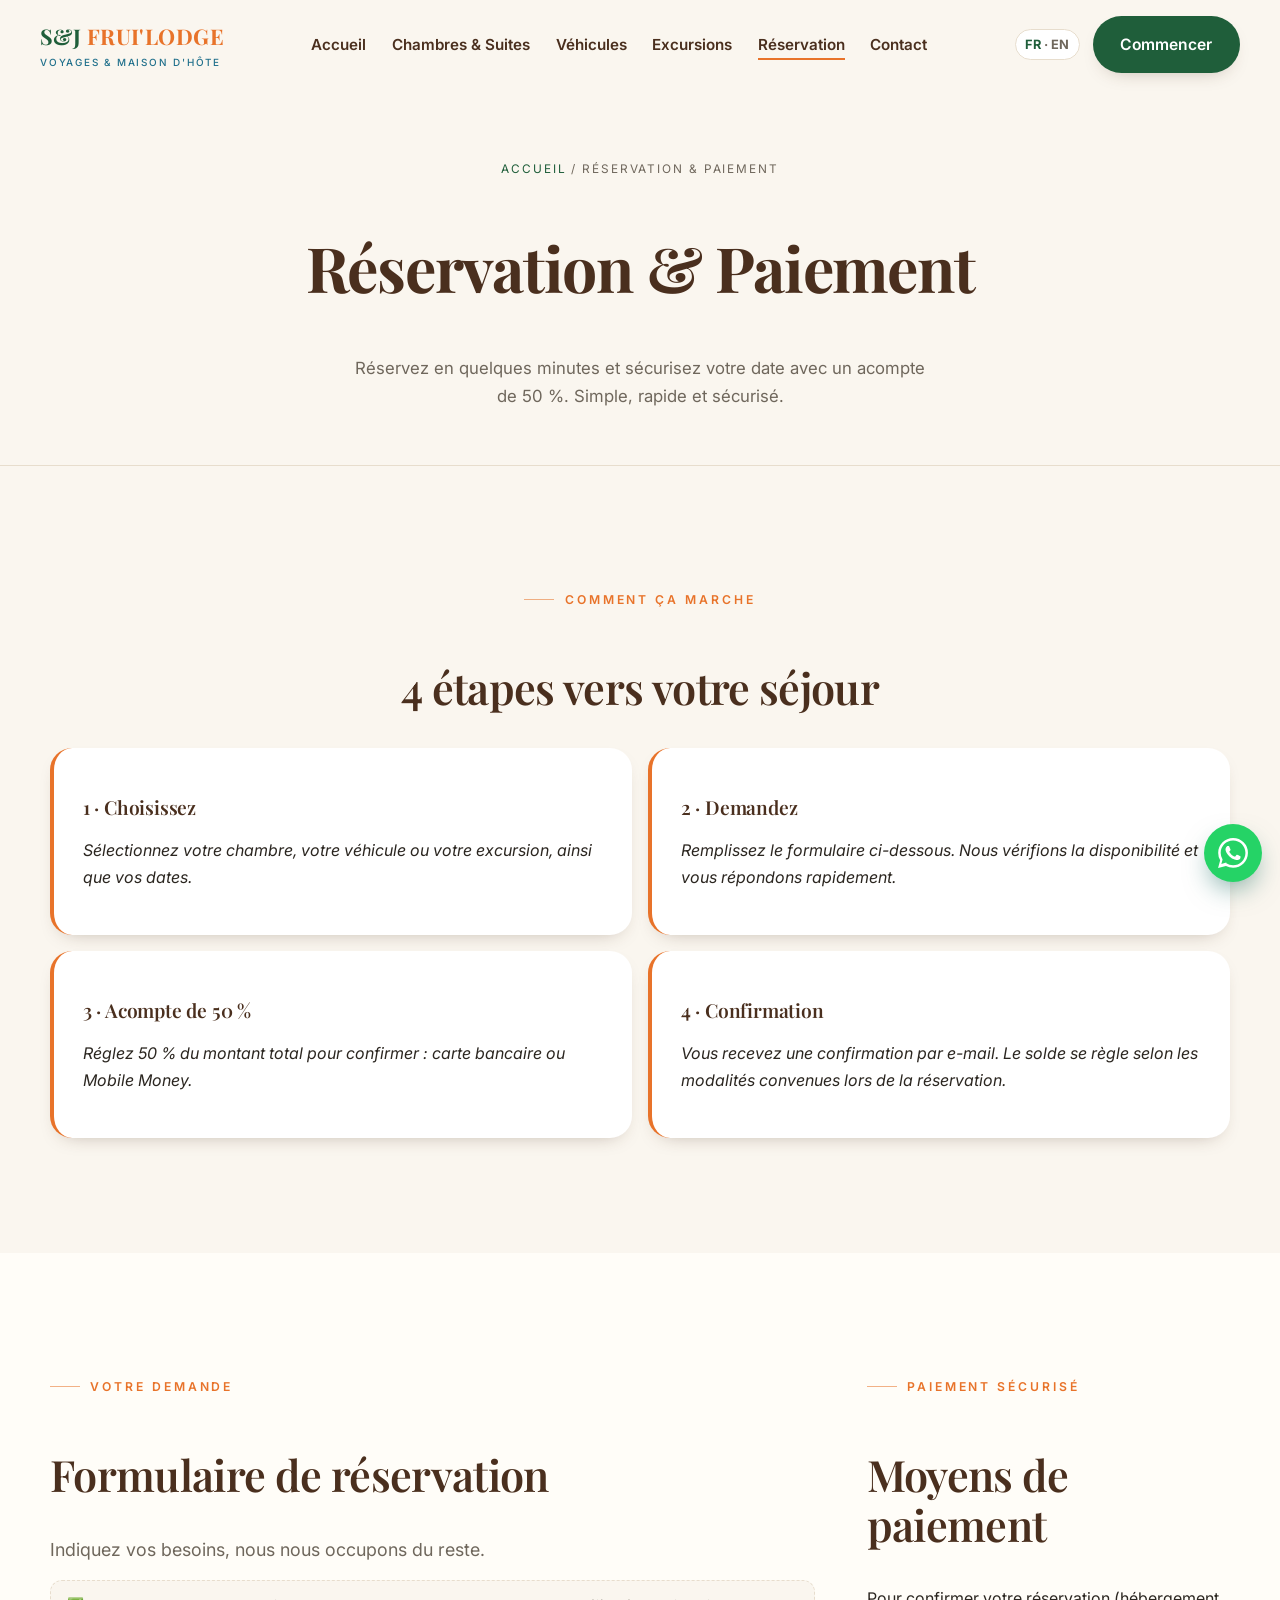
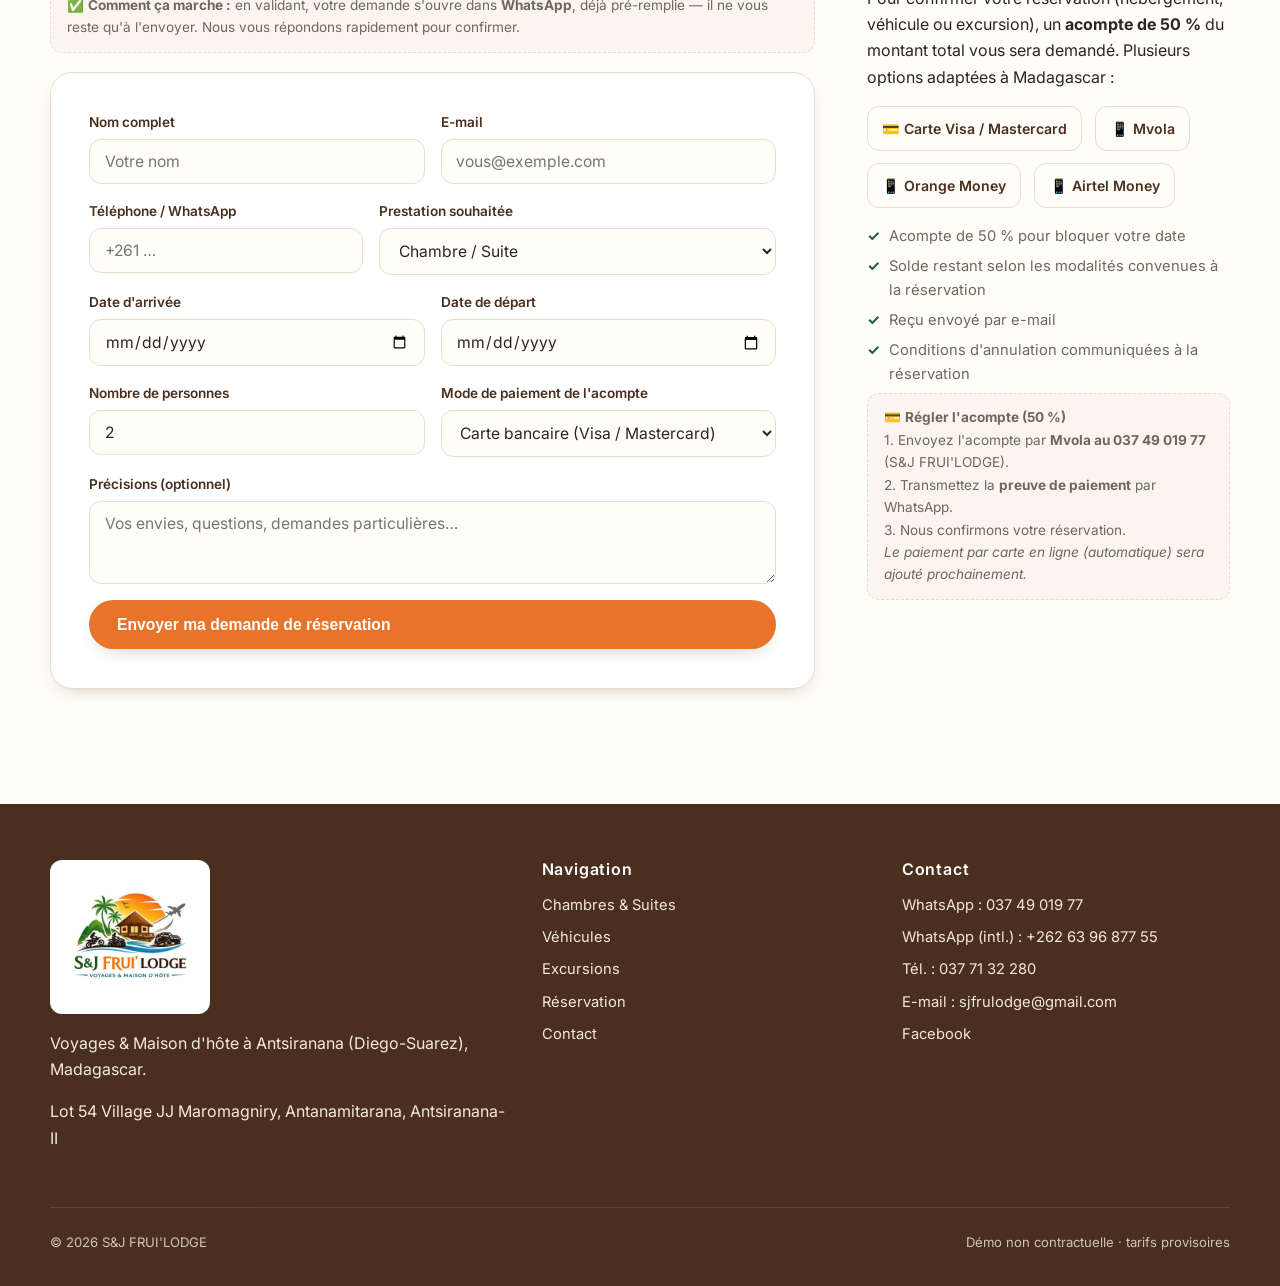
<file: reservation.html>
<!DOCTYPE html>
<html lang="fr">
<head>
  <meta charset="UTF-8" />
  <meta name="viewport" content="width=device-width, initial-scale=1.0" />
  <title>Réservation & Paiement — S&J FRUI'LODGE</title>
  <meta name="description" content="Réservez votre séjour, véhicule ou excursion à Antsiranana et réglez votre acompte en ligne (carte ou Mobile Money)." />
  <link rel="preconnect" href="https://fonts.googleapis.com"><link rel="preconnect" href="https://fonts.gstatic.com" crossorigin>
  <link href="https://fonts.googleapis.com/css2?family=Inter:wght@400;500;600;700&family=Playfair+Display:wght@600;700&display=swap" rel="stylesheet">
  <link rel="icon" href="assets/img/logo.jpg" />
  <link rel="stylesheet" href="assets/css/styles.css?v=3" />
</head>
<body>
  <header class="nav">
    <a class="nav__brand" href="index.html"><span><span class="mark"><span class="s">S&J</span> <span class="j">FRUI'LODGE</span></span><small>Voyages & Maison d'hôte</small></span></a>
    <nav><ul class="nav__links">
      <li><a href="index.html">Accueil</a></li>
      <li><a href="chambres.html">Chambres & Suites</a></li>
      <li><a href="vehicules.html">Véhicules</a></li>
      <li><a href="excursions.html">Excursions</a></li>
      <li><a href="reservation.html" class="active">Réservation</a></li>
      <li><a href="contact.html">Contact</a></li>
    </ul></nav>
    <div class="nav__cta"><span class="lang"><b>FR</b> · <a href="en/booking.html" style="color:inherit">EN</a></span><a href="#reservation-form" class="btn btn--green">Commencer</a><button class="nav__burger" aria-label="Menu"><span></span><span></span><span></span></button></div>
  </header>

  <section class="page-head">
    <div class="container">
      <div class="breadcrumb"><a href="index.html">Accueil</a> / Réservation & Paiement</div>
      <h1>Réservation & Paiement</h1>
      <p>Réservez en quelques minutes et sécurisez votre date avec un acompte de 50 %. Simple, rapide et sécurisé.</p>
    </div>
  </section>

  <!-- Étapes -->
  <section class="section">
    <div class="container">
      <div class="center reveal"><p class="eyebrow">Comment ça marche</p><h2>4 étapes vers votre séjour</h2></div>
      <div class="grid grid--2" style="margin-top:2rem;gap:1rem">
        <div class="quote reveal" style="border-color:var(--orange)"><h3>1 · Choisissez</h3><p>Sélectionnez votre chambre, votre véhicule ou votre excursion, ainsi que vos dates.</p></div>
        <div class="quote reveal delay-1" style="border-color:var(--orange)"><h3>2 · Demandez</h3><p>Remplissez le formulaire ci-dessous. Nous vérifions la disponibilité et vous répondons rapidement.</p></div>
        <div class="quote reveal delay-1" style="border-color:var(--orange)"><h3>3 · Acompte de 50 %</h3><p>Réglez 50 % du montant total pour confirmer&nbsp;: carte bancaire ou Mobile Money.</p></div>
        <div class="quote reveal delay-2" style="border-color:var(--orange)"><h3>4 · Confirmation</h3><p>Vous recevez une confirmation par e-mail. Le solde se règle selon les modalités convenues lors de la réservation.</p></div>
      </div>
    </div>
  </section>

  <!-- Formulaire + moyens de paiement -->
  <section class="section section--tint">
    <div class="container split" style="align-items:start">
      <div class="reveal">
        <p class="eyebrow">Votre demande</p>
        <h2>Formulaire de réservation</h2>
        <p class="lead">Indiquez vos besoins, nous nous occupons du reste.</p>
        <div class="note" style="margin-bottom:1.2rem">✅ <strong>Comment ça marche :</strong> en validant, votre demande s'ouvre dans <strong>WhatsApp</strong>, déjà pré-remplie — il ne vous reste qu'à l'envoyer. Nous vous répondons rapidement pour confirmer.</div>

        <form id="reservation-form" class="form" novalidate>
          <div class="row">
            <div class="field"><label for="nom">Nom complet</label><input id="nom" name="nom" type="text" placeholder="Votre nom" required></div>
            <div class="field"><label for="email">E-mail</label><input id="email" name="email" type="email" placeholder="vous@exemple.com" required></div>
          </div>
          <div class="row">
            <div class="field"><label for="tel">Téléphone / WhatsApp</label><input id="tel" name="tel" type="tel" placeholder="+261 …"></div>
            <div class="field"><label for="prestation">Prestation souhaitée</label>
              <select id="prestation" name="prestation">
                <option>Chambre / Suite</option><option>Location de véhicule</option><option>Excursion</option><option>Forfait combiné (séjour + véhicule + excursion)</option>
              </select>
            </div>
          </div>
          <div class="row">
            <div class="field"><label for="arrivee">Date d'arrivée</label><input id="arrivee" name="arrivee" type="date"></div>
            <div class="field"><label for="depart">Date de départ</label><input id="depart" name="depart" type="date"></div>
          </div>
          <div class="row">
            <div class="field"><label for="personnes">Nombre de personnes</label><input id="personnes" name="personnes" type="number" min="1" value="2"></div>
            <div class="field"><label for="paiement">Mode de paiement de l'acompte</label>
              <select id="paiement" name="paiement">
                <option>Carte bancaire (Visa / Mastercard)</option><option>Mvola</option><option>Orange Money</option><option>Airtel Money</option>
              </select>
            </div>
          </div>
          <div class="field"><label for="message">Précisions (optionnel)</label><textarea id="message" name="message" rows="3" placeholder="Vos envies, questions, demandes particulières…"></textarea></div>
          <button type="submit" class="btn" style="width:100%">Envoyer ma demande de réservation</button>
          <div class="form__success">✓ Merci&nbsp;! Votre demande s'ouvre dans WhatsApp — il ne reste qu'à appuyer sur <strong>Envoyer</strong>. Si rien ne s'ouvre, écrivez-nous au <strong>037 49 019 77</strong>.</div>
        </form>
      </div>

      <div class="reveal delay-1">
        <p class="eyebrow">Paiement sécurisé</p>
        <h2>Moyens de paiement</h2>
        <p>Pour confirmer votre réservation (hébergement, véhicule ou excursion), un <strong>acompte de 50 %</strong> du montant total vous sera demandé. Plusieurs options adaptées à Madagascar&nbsp;:</p>
        <div class="pay-methods">
          <span class="chip">💳 Carte Visa / Mastercard</span>
          <span class="chip">📱 Mvola</span>
          <span class="chip">📱 Orange Money</span>
          <span class="chip">📱 Airtel Money</span>
        </div>
        <ul class="feature-list">
          <li>Acompte de 50 % pour bloquer votre date</li>
          <li>Solde restant selon les modalités convenues à la réservation</li>
          <li>Reçu envoyé par e-mail</li>
          <li>Conditions d'annulation communiquées à la réservation</li>
        </ul>
        <div class="note">💳 <strong>Régler l'acompte (50 %)</strong><br>1. Envoyez l'acompte par <strong>Mvola au 037 49 019 77</strong> (S&J FRUI'LODGE).<br>2. Transmettez la <strong>preuve de paiement</strong> par WhatsApp.<br>3. Nous confirmons votre réservation. <br><em>Le paiement par carte en ligne (automatique) sera ajouté prochainement.</em></div>
      </div>
    </div>
  </section>

  <footer class="footer">
    <div class="container footer__grid">
      <div><img class="footer__logo" src="assets/img/logo.jpg" alt="Logo S&J FRUI'LODGE" /><p>Voyages & Maison d'hôte à Antsiranana (Diego-Suarez), Madagascar.</p><p>Lot 54 Village JJ Maromagniry, Antanamitarana, Antsiranana-II</p></div>
      <div><h4>Navigation</h4><ul><li><a href="chambres.html">Chambres & Suites</a></li><li><a href="vehicules.html">Véhicules</a></li><li><a href="excursions.html">Excursions</a></li><li><a href="reservation.html">Réservation</a></li><li><a href="contact.html">Contact</a></li></ul></div>
      <div><h4>Contact</h4><ul><li>WhatsApp : <a href="https://wa.me/261374901977" target="_blank" rel="noopener">037 49 019 77</a></li><li>WhatsApp (intl.) : <a href="https://wa.me/262639687755" target="_blank" rel="noopener">+262 63 96 877 55</a></li><li>Tél. : 037 71 32 280</li><li>E-mail : <a href="mailto:sjfrulodge@gmail.com">sjfrulodge@gmail.com</a></li><li><a href="https://www.facebook.com/profile.php?id=61589486435098" target="_blank" rel="noopener">Facebook</a></li></ul></div>
    </div>
    <div class="container footer__bottom"><span>© <span data-year>2026</span> S&J FRUI'LODGE</span><span>Démo non contractuelle · tarifs provisoires</span></div>
  </footer>
  <div class="demo-ribbon"><b>DÉMO</b> — réservations & paiements non actifs</div>
  <script src="assets/js/main.js"></script>
</body>
</html>
</file>
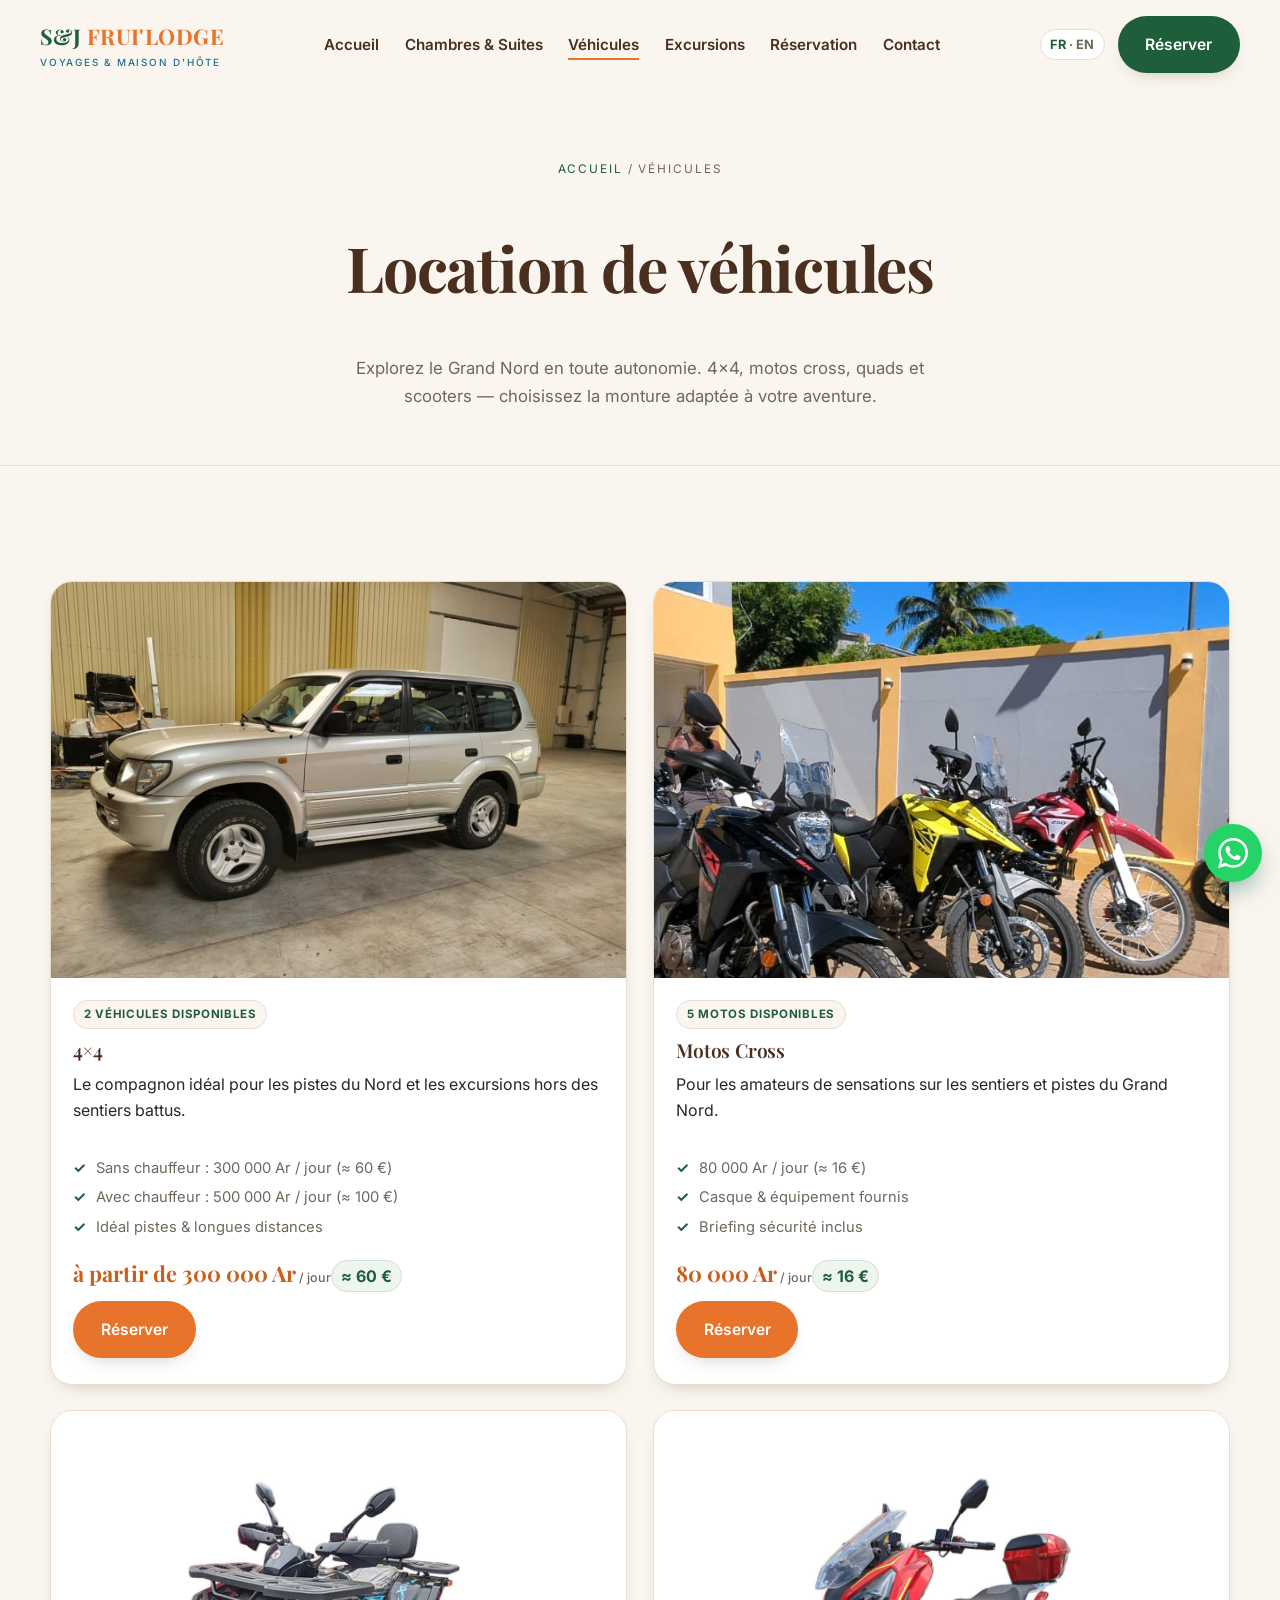
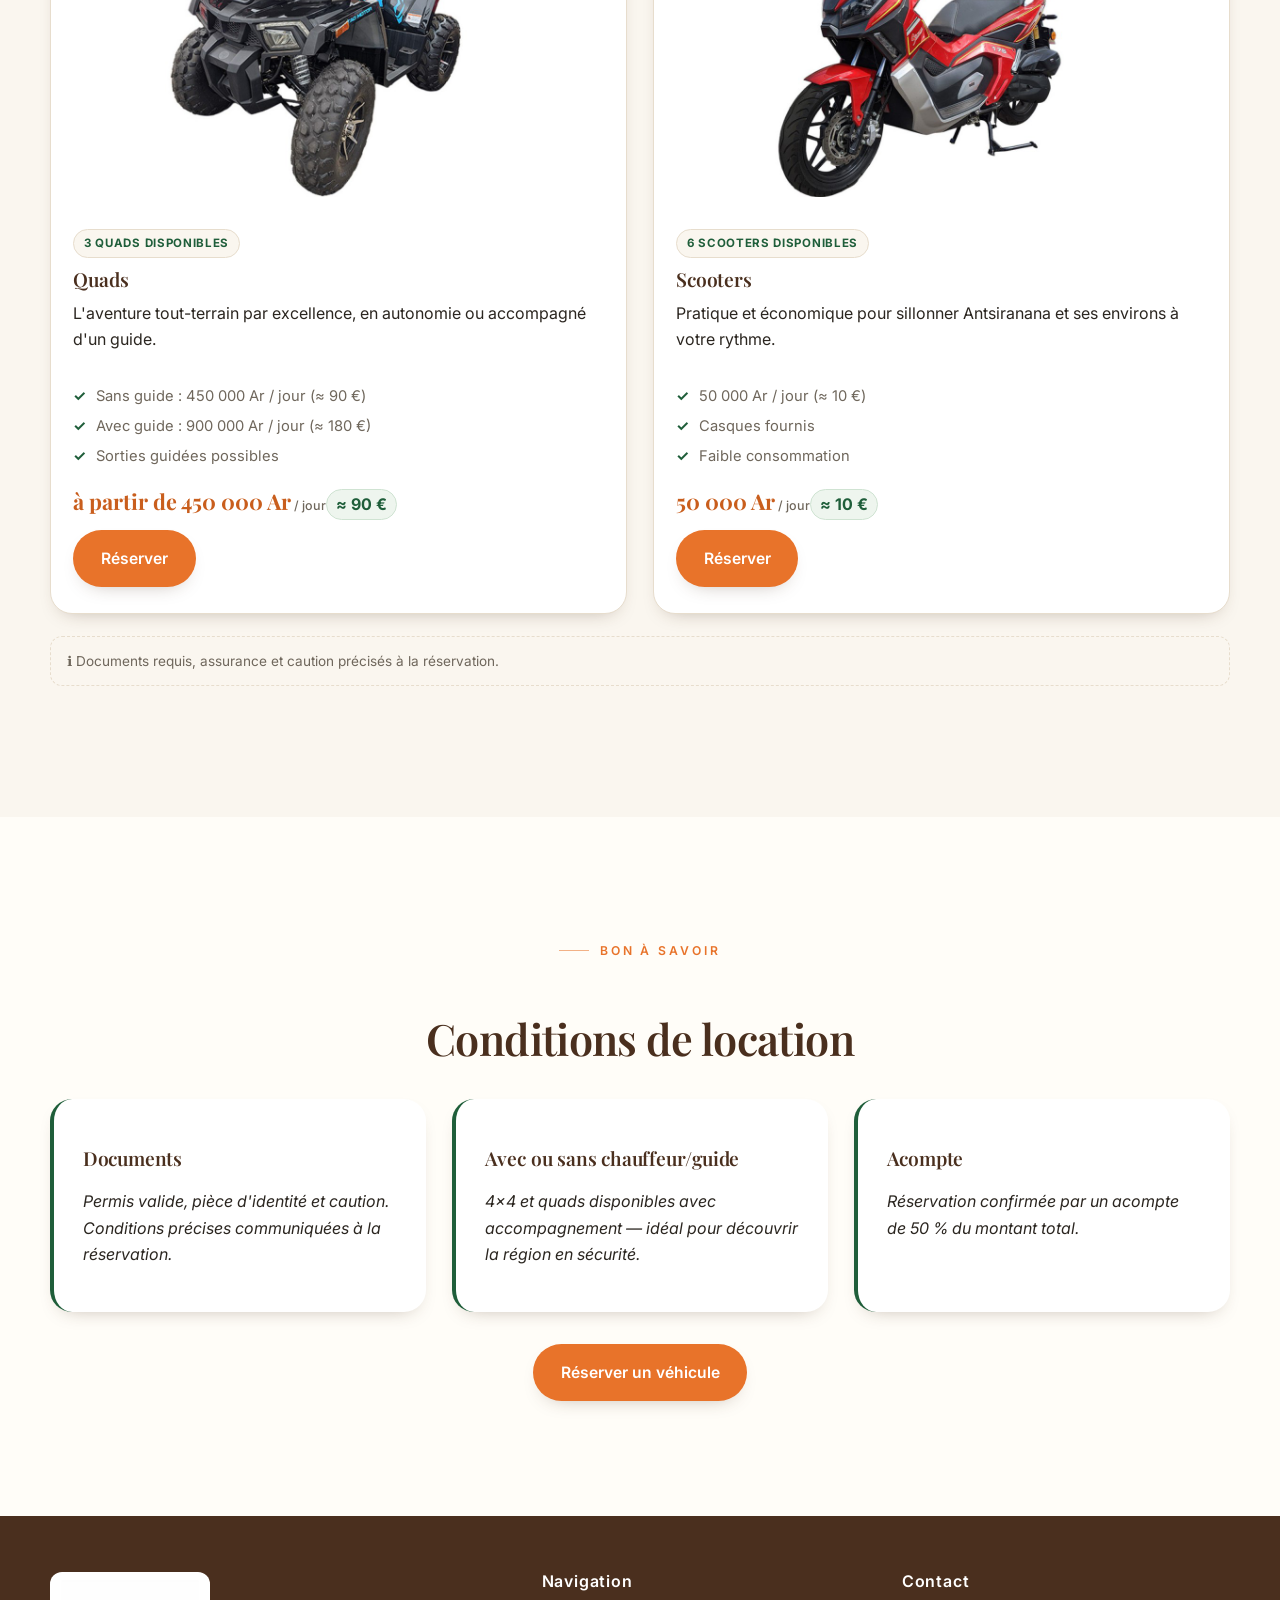
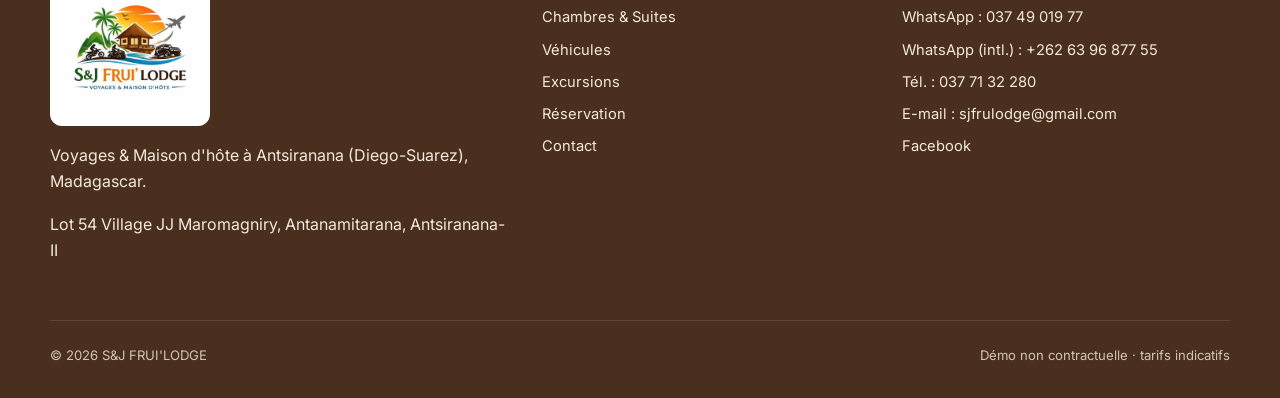
<file: vehicules.html>
<!DOCTYPE html>
<html lang="fr">
<head>
  <meta charset="UTF-8" />
  <meta name="viewport" content="width=device-width, initial-scale=1.0" />
  <title>Location de véhicules — 4x4, Motos Cross, Quads, Scooters — S&J FRUI'LODGE</title>
  <meta name="description" content="Location à Antsiranana : 4x4, motos cross, quads et scooters. Tarifs et disponibilités S&J FRUI'LODGE." />
  <link rel="preconnect" href="https://fonts.googleapis.com"><link rel="preconnect" href="https://fonts.gstatic.com" crossorigin>
  <link href="https://fonts.googleapis.com/css2?family=Inter:wght@400;500;600;700&family=Playfair+Display:wght@600;700&display=swap" rel="stylesheet">
  <link rel="icon" href="assets/img/logo.jpg" />
  <link rel="stylesheet" href="assets/css/styles.css?v=3" />
</head>
<body>
  <header class="nav">
    <a class="nav__brand" href="index.html"><span><span class="mark"><span class="s">S&J</span> <span class="j">FRUI'LODGE</span></span><small>Voyages & Maison d'hôte</small></span></a>
    <nav><ul class="nav__links">
      <li><a href="index.html">Accueil</a></li>
      <li><a href="chambres.html">Chambres & Suites</a></li>
      <li><a href="vehicules.html" class="active">Véhicules</a></li>
      <li><a href="excursions.html">Excursions</a></li>
      <li><a href="reservation.html">Réservation</a></li>
      <li><a href="contact.html">Contact</a></li>
    </ul></nav>
    <div class="nav__cta"><span class="lang"><b>FR</b> · <a href="en/vehicles.html" style="color:inherit">EN</a></span><a href="reservation.html" class="btn btn--green">Réserver</a><button class="nav__burger" aria-label="Menu"><span></span><span></span><span></span></button></div>
  </header>

  <section class="page-head">
    <div class="container">
      <div class="breadcrumb"><a href="index.html">Accueil</a> / Véhicules</div>
      <h1>Location de véhicules</h1>
      <p>Explorez le Grand Nord en toute autonomie. 4x4, motos cross, quads et scooters — choisissez la monture adaptée à votre aventure.</p>
    </div>
  </section>

  <section class="section">
    <div class="container grid grid--2">
      <article class="card reveal">
        <div class="card__media"><img src="assets/img/suv.jpg" alt="4x4 Toyota Land Cruiser" /></div>
        <div class="card__body">
          <span class="tag">2 véhicules disponibles</span><h3>4×4</h3>
          <p>Le compagnon idéal pour les pistes du Nord et les excursions hors des sentiers battus.</p>
          <ul class="feature-list"><li>Sans chauffeur : 300 000 Ar / jour (≈ 60 €)</li><li>Avec chauffeur : 500 000 Ar / jour (≈ 100 €)</li><li>Idéal pistes & longues distances</li></ul>
          <span class="price">à partir de 300 000 Ar<small> / jour</small><span class="eur">≈ 60 €</span></span>
          <div class="card__foot"><a href="reservation.html" class="btn">Réserver</a></div>
        </div>
      </article>
      <article class="card reveal delay-1">
        <div class="card__media"><img src="assets/img/motos.jpg" alt="Motos cross" /></div>
        <div class="card__body">
          <span class="tag">5 motos disponibles</span><h3>Motos Cross</h3>
          <p>Pour les amateurs de sensations sur les sentiers et pistes du Grand Nord.</p>
          <ul class="feature-list"><li>80 000 Ar / jour (≈ 16 €)</li><li>Casque & équipement fournis</li><li>Briefing sécurité inclus</li></ul>
          <span class="price">80 000 Ar<small> / jour</small><span class="eur">≈ 16 €</span></span>
          <div class="card__foot"><a href="reservation.html" class="btn">Réserver</a></div>
        </div>
      </article>
      <article class="card reveal delay-1">
        <div class="card__media card__media--contain"><img src="assets/img/quad.jpg" alt="Quad TAO Motor" /></div>
        <div class="card__body">
          <span class="tag">3 quads disponibles</span><h3>Quads</h3>
          <p>L'aventure tout-terrain par excellence, en autonomie ou accompagné d'un guide.</p>
          <ul class="feature-list"><li>Sans guide : 450 000 Ar / jour (≈ 90 €)</li><li>Avec guide : 900 000 Ar / jour (≈ 180 €)</li><li>Sorties guidées possibles</li></ul>
          <span class="price">à partir de 450 000 Ar<small> / jour</small><span class="eur">≈ 90 €</span></span>
          <div class="card__foot"><a href="reservation.html" class="btn">Réserver</a></div>
        </div>
      </article>
      <article class="card reveal delay-2">
        <div class="card__media card__media--contain"><img src="assets/img/scooter.jpg" alt="Scooter 175cc" /></div>
        <div class="card__body">
          <span class="tag">6 scooters disponibles</span><h3>Scooters</h3>
          <p>Pratique et économique pour sillonner Antsiranana et ses environs à votre rythme.</p>
          <ul class="feature-list"><li>50 000 Ar / jour (≈ 10 €)</li><li>Casques fournis</li><li>Faible consommation</li></ul>
          <span class="price">50 000 Ar<small> / jour</small><span class="eur">≈ 10 €</span></span>
          <div class="card__foot"><a href="reservation.html" class="btn">Réserver</a></div>
        </div>
      </article>
    </div>
    <div class="container" style="margin-top:1.4rem">
      <p class="note" style="max-width:none">ℹ️ Documents requis, assurance et caution précisés à la réservation.</p>
    </div>
  </section>

  <section class="section section--tint">
    <div class="container reveal">
      <div class="center"><p class="eyebrow">Bon à savoir</p><h2>Conditions de location</h2></div>
      <div class="grid grid--3" style="margin-top:2rem">
        <div class="quote" style="border-color:var(--green)"><h3>Documents</h3><p>Permis valide, pièce d'identité et caution. Conditions précises communiquées à la réservation.</p></div>
        <div class="quote" style="border-color:var(--green)"><h3>Avec ou sans chauffeur/guide</h3><p>4×4 et quads disponibles avec accompagnement — idéal pour découvrir la région en sécurité.</p></div>
        <div class="quote" style="border-color:var(--green)"><h3>Acompte</h3><p>Réservation confirmée par un acompte de 50 % du montant total.</p></div>
      </div>
      <div class="center" style="margin-top:2rem"><a href="reservation.html" class="btn">Réserver un véhicule</a></div>
    </div>
  </section>

  <footer class="footer">
    <div class="container footer__grid">
      <div><img class="footer__logo" src="assets/img/logo.jpg" alt="Logo S&J FRUI'LODGE" /><p>Voyages & Maison d'hôte à Antsiranana (Diego-Suarez), Madagascar.</p><p>Lot 54 Village JJ Maromagniry, Antanamitarana, Antsiranana-II</p></div>
      <div><h4>Navigation</h4><ul><li><a href="chambres.html">Chambres & Suites</a></li><li><a href="vehicules.html">Véhicules</a></li><li><a href="excursions.html">Excursions</a></li><li><a href="reservation.html">Réservation</a></li><li><a href="contact.html">Contact</a></li></ul></div>
      <div><h4>Contact</h4><ul><li>WhatsApp : <a href="https://wa.me/261374901977" target="_blank" rel="noopener">037 49 019 77</a></li><li>WhatsApp (intl.) : <a href="https://wa.me/262639687755" target="_blank" rel="noopener">+262 63 96 877 55</a></li><li>Tél. : 037 71 32 280</li><li>E-mail : <a href="mailto:sjfrulodge@gmail.com">sjfrulodge@gmail.com</a></li><li><a href="https://www.facebook.com/profile.php?id=61589486435098" target="_blank" rel="noopener">Facebook</a></li></ul></div>
    </div>
    <div class="container footer__bottom"><span>© <span data-year>2026</span> S&J FRUI'LODGE</span><span>Démo non contractuelle · tarifs indicatifs</span></div>
  </footer>
  <div class="demo-ribbon"><b>DÉMO</b> — réservations & paiements non actifs</div>
  <script src="assets/js/main.js"></script>
</body>
</html>
</file>
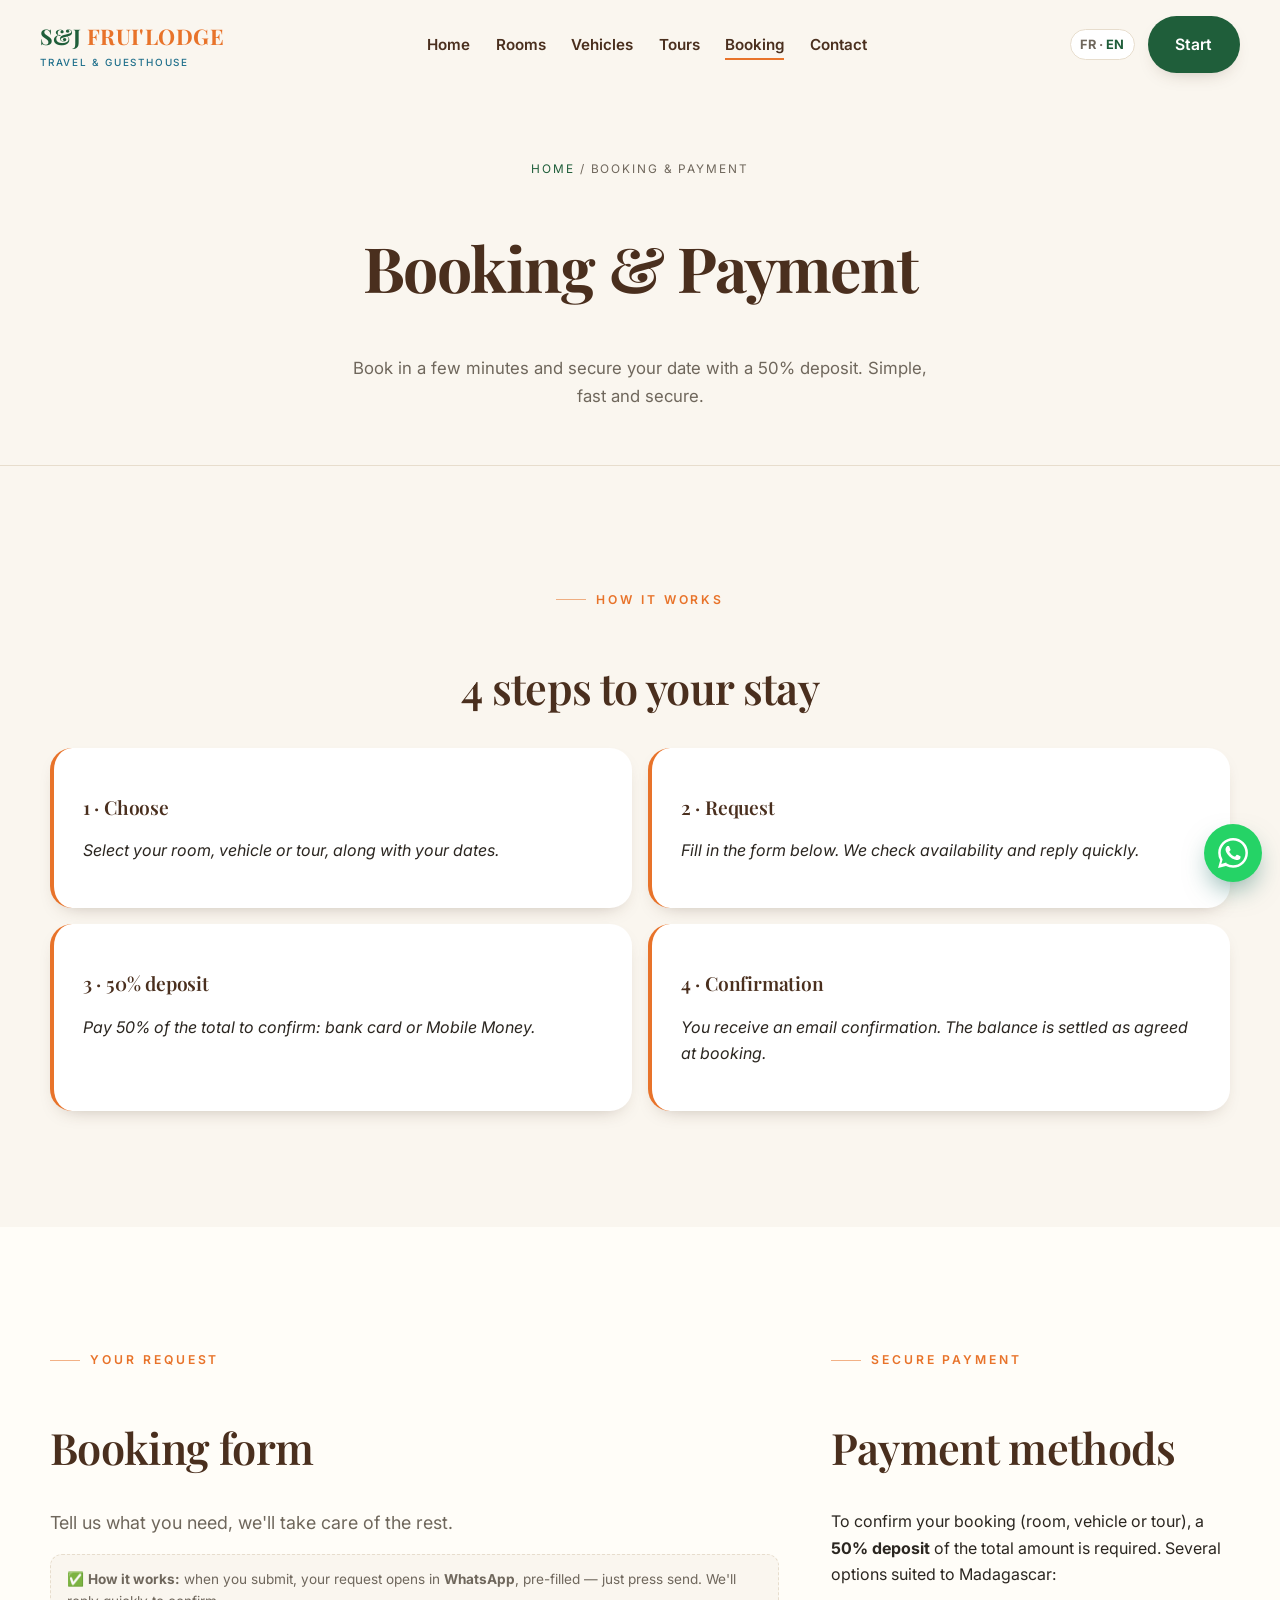
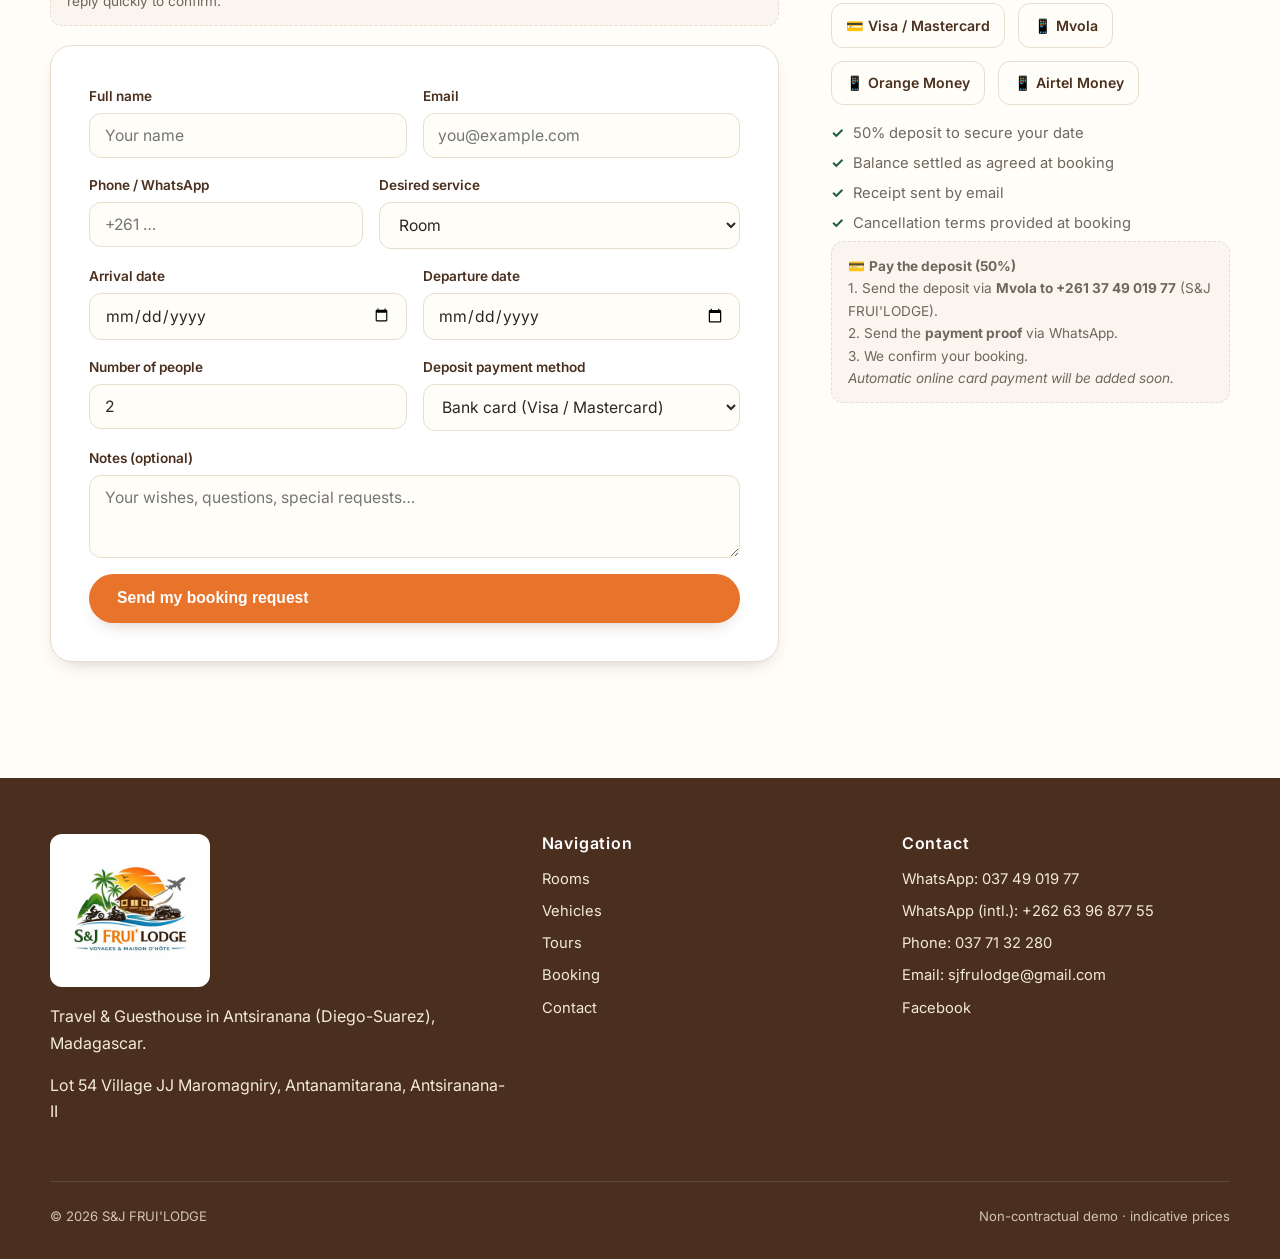
<file: en/booking.html>
<!DOCTYPE html>
<html lang="en">
<head>
  <meta charset="UTF-8" />
  <meta name="viewport" content="width=device-width, initial-scale=1.0" />
  <title>Booking & Payment — S&J FRUI'LODGE</title>
  <meta name="description" content="Book your stay, vehicle or tour in Antsiranana and pay your deposit online (card or Mobile Money)." />
  <link rel="icon" href="../assets/img/logo.jpg" />
  <link rel="preconnect" href="https://fonts.googleapis.com"><link rel="preconnect" href="https://fonts.gstatic.com" crossorigin>
  <link href="https://fonts.googleapis.com/css2?family=Inter:wght@400;500;600;700&family=Playfair+Display:wght@600;700&display=swap" rel="stylesheet">
  <link rel="stylesheet" href="../assets/css/styles.css?v=3" />
</head>
<body>
  <header class="nav">
    <a class="nav__brand" href="index.html"><span><span class="mark"><span class="s">S&J</span> <span class="j">FRUI'LODGE</span></span><small>Travel & Guesthouse</small></span></a>
    <nav><ul class="nav__links">
      <li><a href="index.html">Home</a></li>
      <li><a href="rooms.html">Rooms</a></li>
      <li><a href="vehicles.html">Vehicles</a></li>
      <li><a href="tours.html">Tours</a></li>
      <li><a href="booking.html" class="active">Booking</a></li>
      <li><a href="contact.html">Contact</a></li>
    </ul></nav>
    <div class="nav__cta"><span class="lang"><a href="../reservation.html" style="color:inherit">FR</a> · <b>EN</b></span><a href="#reservation-form" class="btn btn--green">Start</a><button class="nav__burger" aria-label="Menu"><span></span><span></span><span></span></button></div>
  </header>

  <section class="page-head">
    <div class="container">
      <div class="breadcrumb"><a href="index.html">Home</a> / Booking & Payment</div>
      <h1>Booking & Payment</h1>
      <p>Book in a few minutes and secure your date with a 50% deposit. Simple, fast and secure.</p>
    </div>
  </section>

  <section class="section">
    <div class="container">
      <div class="center reveal"><p class="eyebrow">How it works</p><h2>4 steps to your stay</h2></div>
      <div class="grid grid--2" style="margin-top:2rem;gap:1rem">
        <div class="quote reveal" style="border-color:var(--orange)"><h3>1 · Choose</h3><p>Select your room, vehicle or tour, along with your dates.</p></div>
        <div class="quote reveal delay-1" style="border-color:var(--orange)"><h3>2 · Request</h3><p>Fill in the form below. We check availability and reply quickly.</p></div>
        <div class="quote reveal delay-1" style="border-color:var(--orange)"><h3>3 · 50% deposit</h3><p>Pay 50% of the total to confirm: bank card or Mobile Money.</p></div>
        <div class="quote reveal delay-2" style="border-color:var(--orange)"><h3>4 · Confirmation</h3><p>You receive an email confirmation. The balance is settled as agreed at booking.</p></div>
      </div>
    </div>
  </section>

  <section class="section section--tint">
    <div class="container split" style="align-items:start">
      <div class="reveal">
        <p class="eyebrow">Your request</p>
        <h2>Booking form</h2>
        <p class="lead">Tell us what you need, we'll take care of the rest.</p>
        <div class="note" style="margin-bottom:1.2rem">✅ <strong>How it works:</strong> when you submit, your request opens in <strong>WhatsApp</strong>, pre-filled — just press send. We'll reply quickly to confirm.</div>

        <form id="reservation-form" class="form" novalidate>
          <div class="row">
            <div class="field"><label for="name">Full name</label><input id="name" name="name" type="text" placeholder="Your name" required></div>
            <div class="field"><label for="email">Email</label><input id="email" name="email" type="email" placeholder="you@example.com" required></div>
          </div>
          <div class="row">
            <div class="field"><label for="tel">Phone / WhatsApp</label><input id="tel" name="tel" type="tel" placeholder="+261 …"></div>
            <div class="field"><label for="service">Desired service</label>
              <select id="service" name="service">
                <option>Room</option><option>Vehicle rental</option><option>Tour</option><option>Combined package (stay + vehicle + tour)</option>
              </select>
            </div>
          </div>
          <div class="row">
            <div class="field"><label for="arrival">Arrival date</label><input id="arrival" name="arrival" type="date"></div>
            <div class="field"><label for="departure">Departure date</label><input id="departure" name="departure" type="date"></div>
          </div>
          <div class="row">
            <div class="field"><label for="people">Number of people</label><input id="people" name="people" type="number" min="1" value="2"></div>
            <div class="field"><label for="payment">Deposit payment method</label>
              <select id="payment" name="payment">
                <option>Bank card (Visa / Mastercard)</option><option>Mvola</option><option>Orange Money</option><option>Airtel Money</option>
              </select>
            </div>
          </div>
          <div class="field"><label for="message">Notes (optional)</label><textarea id="message" name="message" rows="3" placeholder="Your wishes, questions, special requests…"></textarea></div>
          <button type="submit" class="btn" style="width:100%">Send my booking request</button>
          <div class="form__success">✓ Thank you! Your request is opening in WhatsApp — just press <strong>Send</strong>. If nothing opens, message us at <strong>+261 37 49 019 77</strong>.</div>
        </form>
      </div>

      <div class="reveal delay-1">
        <p class="eyebrow">Secure payment</p>
        <h2>Payment methods</h2>
        <p>To confirm your booking (room, vehicle or tour), a <strong>50% deposit</strong> of the total amount is required. Several options suited to Madagascar:</p>
        <div class="pay-methods">
          <span class="chip">💳 Visa / Mastercard</span>
          <span class="chip">📱 Mvola</span>
          <span class="chip">📱 Orange Money</span>
          <span class="chip">📱 Airtel Money</span>
        </div>
        <ul class="feature-list">
          <li>50% deposit to secure your date</li>
          <li>Balance settled as agreed at booking</li>
          <li>Receipt sent by email</li>
          <li>Cancellation terms provided at booking</li>
        </ul>
        <div class="note">💳 <strong>Pay the deposit (50%)</strong><br>1. Send the deposit via <strong>Mvola to +261 37 49 019 77</strong> (S&J FRUI'LODGE).<br>2. Send the <strong>payment proof</strong> via WhatsApp.<br>3. We confirm your booking. <br><em>Automatic online card payment will be added soon.</em></div>
      </div>
    </div>
  </section>

  <footer class="footer">
    <div class="container footer__grid">
      <div><img class="footer__logo" src="../assets/img/logo.jpg" alt="S&J FRUI'LODGE logo" /><p>Travel & Guesthouse in Antsiranana (Diego-Suarez), Madagascar.</p><p>Lot 54 Village JJ Maromagniry, Antanamitarana, Antsiranana-II</p></div>
      <div><h4>Navigation</h4><ul><li><a href="rooms.html">Rooms</a></li><li><a href="vehicles.html">Vehicles</a></li><li><a href="tours.html">Tours</a></li><li><a href="booking.html">Booking</a></li><li><a href="contact.html">Contact</a></li></ul></div>
      <div><h4>Contact</h4><ul><li>WhatsApp: <a href="https://wa.me/261374901977" target="_blank" rel="noopener">037 49 019 77</a></li><li>WhatsApp (intl.): <a href="https://wa.me/262639687755" target="_blank" rel="noopener">+262 63 96 877 55</a></li><li>Phone: 037 71 32 280</li><li>Email: <a href="mailto:sjfrulodge@gmail.com">sjfrulodge@gmail.com</a></li><li><a href="https://www.facebook.com/profile.php?id=61589486435098" target="_blank" rel="noopener">Facebook</a></li></ul></div>
    </div>
    <div class="container footer__bottom"><span>© <span data-year>2026</span> S&J FRUI'LODGE</span><span>Non-contractual demo · indicative prices</span></div>
  </footer>
  <div class="demo-ribbon"><b>DEMO</b> — booking & payment not active</div>
  <script src="../assets/js/main.js"></script>
</body>
</html>
</file>
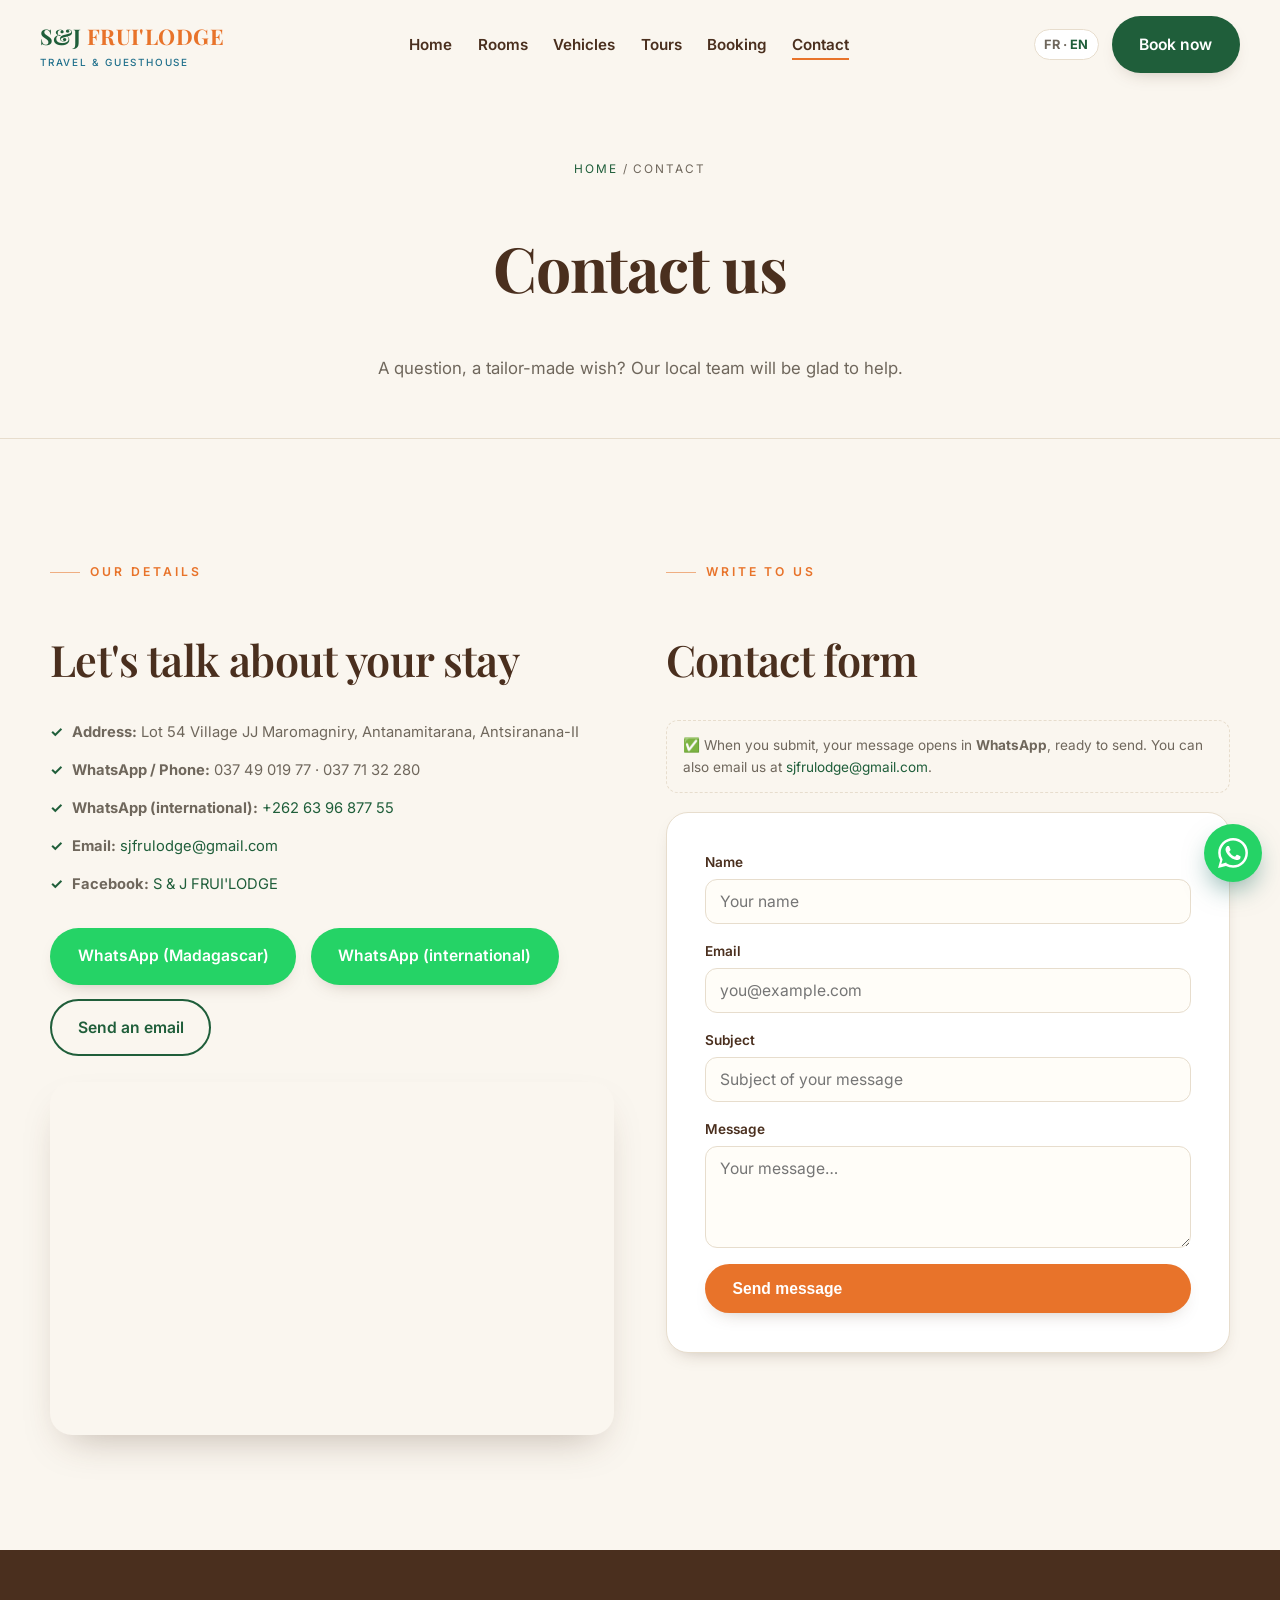
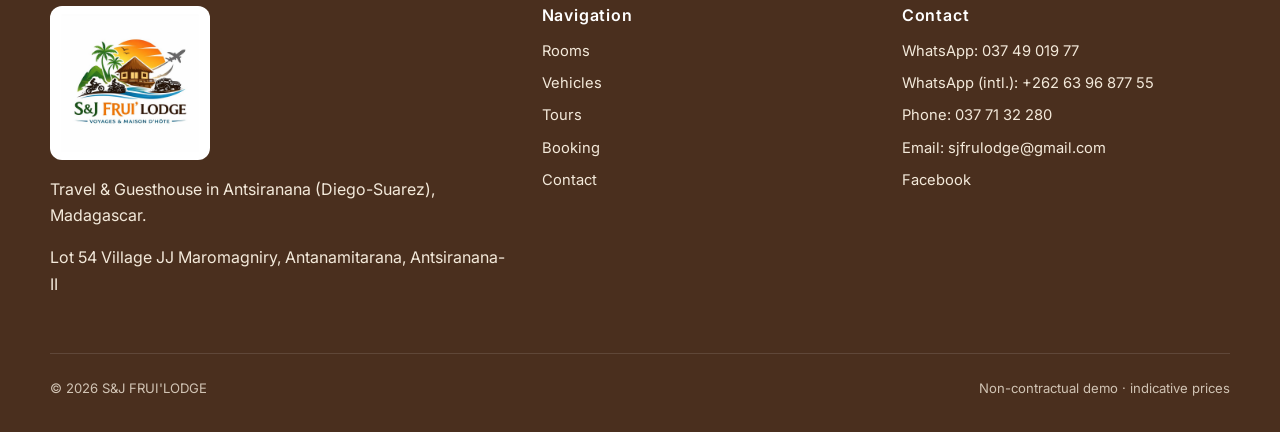
<file: en/contact.html>
<!DOCTYPE html>
<html lang="en">
<head>
  <meta charset="UTF-8" />
  <meta name="viewport" content="width=device-width, initial-scale=1.0" />
  <title>Contact — S&J FRUI'LODGE, Antsiranana</title>
  <meta name="description" content="Contact S&J FRUI'LODGE in Antsiranana (Diego-Suarez): address, phone, WhatsApp, email and form." />
  <link rel="icon" href="../assets/img/logo.jpg" />
  <link rel="preconnect" href="https://fonts.googleapis.com"><link rel="preconnect" href="https://fonts.gstatic.com" crossorigin>
  <link href="https://fonts.googleapis.com/css2?family=Inter:wght@400;500;600;700&family=Playfair+Display:wght@600;700&display=swap" rel="stylesheet">
  <link rel="stylesheet" href="../assets/css/styles.css?v=3" />
</head>
<body>
  <header class="nav">
    <a class="nav__brand" href="index.html"><span><span class="mark"><span class="s">S&J</span> <span class="j">FRUI'LODGE</span></span><small>Travel & Guesthouse</small></span></a>
    <nav><ul class="nav__links">
      <li><a href="index.html">Home</a></li>
      <li><a href="rooms.html">Rooms</a></li>
      <li><a href="vehicles.html">Vehicles</a></li>
      <li><a href="tours.html">Tours</a></li>
      <li><a href="booking.html">Booking</a></li>
      <li><a href="contact.html" class="active">Contact</a></li>
    </ul></nav>
    <div class="nav__cta"><span class="lang"><a href="../contact.html" style="color:inherit">FR</a> · <b>EN</b></span><a href="booking.html" class="btn btn--green">Book now</a><button class="nav__burger" aria-label="Menu"><span></span><span></span><span></span></button></div>
  </header>

  <section class="page-head">
    <div class="container">
      <div class="breadcrumb"><a href="index.html">Home</a> / Contact</div>
      <h1>Contact us</h1>
      <p>A question, a tailor-made wish? Our local team will be glad to help.</p>
    </div>
  </section>

  <section class="section">
    <div class="container split" style="align-items:start">
      <div class="reveal">
        <p class="eyebrow">Our details</p>
        <h2>Let's talk about your stay</h2>
        <ul class="feature-list" style="font-size:1rem;gap:.85rem;margin:1.2rem 0">
          <li><strong>Address:</strong> Lot 54 Village JJ Maromagniry, Antanamitarana, Antsiranana-II</li>
          <li><strong>WhatsApp / Phone:</strong> 037 49 019 77 · 037 71 32 280</li>
          <li><strong>WhatsApp (international):</strong> <a href="https://wa.me/262639687755" target="_blank" rel="noopener">+262 63 96 877 55</a></li>
          <li><strong>Email:</strong> <a href="mailto:sjfrulodge@gmail.com">sjfrulodge@gmail.com</a></li>
          <li><strong>Facebook:</strong> <a href="https://www.facebook.com/profile.php?id=61589486435098" target="_blank" rel="noopener">S &amp; J FRUI'LODGE</a></li>
        </ul>
        <div class="hero__actions" style="justify-content:flex-start">
          <a href="https://wa.me/261374901977" class="btn btn--wa" target="_blank" rel="noopener">WhatsApp (Madagascar)</a>
          <a href="https://wa.me/262639687755" class="btn btn--wa" target="_blank" rel="noopener">WhatsApp (international)</a>
          <a href="mailto:sjfrulodge@gmail.com" class="btn btn--ghost">Send an email</a>
        </div>
        <div class="media-box reveal" style="margin-top:1.6rem;aspect-ratio:16/10;background:var(--cream)">
          <iframe title="Map — S&J FRUI'LODGE" src="https://www.google.com/maps?q=Antanamitarana%2C%20Antsiranana-II%2C%20Madagascar&output=embed" style="position:absolute;inset:0;width:100%;height:100%;border:0" loading="lazy" referrerpolicy="no-referrer-when-downgrade" allowfullscreen></iframe>
        </div>
      </div>

      <div class="reveal delay-1">
        <p class="eyebrow">Write to us</p>
        <h2>Contact form</h2>
        <div class="note" style="margin:.8rem 0 1.2rem">✅ When you submit, your message opens in <strong>WhatsApp</strong>, ready to send. You can also email us at <a href="mailto:sjfrulodge@gmail.com">sjfrulodge@gmail.com</a>.</div>
        <form id="reservation-form" class="form" data-kind="contact" novalidate>
          <div class="field"><label for="cname">Name</label><input id="cname" type="text" placeholder="Your name" required></div>
          <div class="field"><label for="cmail">Email</label><input id="cmail" type="email" placeholder="you@example.com" required></div>
          <div class="field"><label for="csubject">Subject</label><input id="csubject" type="text" placeholder="Subject of your message"></div>
          <div class="field"><label for="cmsg">Message</label><textarea id="cmsg" rows="4" placeholder="Your message…"></textarea></div>
          <button type="submit" class="btn" style="width:100%">Send message</button>
          <div class="form__success">✓ Thank you! Your message is opening in WhatsApp — just press <strong>Send</strong>. Otherwise, message us at <strong>+261 37 49 019 77</strong>.</div>
        </form>
      </div>
    </div>
  </section>

  <footer class="footer">
    <div class="container footer__grid">
      <div><img class="footer__logo" src="../assets/img/logo.jpg" alt="S&J FRUI'LODGE logo" /><p>Travel & Guesthouse in Antsiranana (Diego-Suarez), Madagascar.</p><p>Lot 54 Village JJ Maromagniry, Antanamitarana, Antsiranana-II</p></div>
      <div><h4>Navigation</h4><ul><li><a href="rooms.html">Rooms</a></li><li><a href="vehicles.html">Vehicles</a></li><li><a href="tours.html">Tours</a></li><li><a href="booking.html">Booking</a></li><li><a href="contact.html">Contact</a></li></ul></div>
      <div><h4>Contact</h4><ul><li>WhatsApp: <a href="https://wa.me/261374901977" target="_blank" rel="noopener">037 49 019 77</a></li><li>WhatsApp (intl.): <a href="https://wa.me/262639687755" target="_blank" rel="noopener">+262 63 96 877 55</a></li><li>Phone: 037 71 32 280</li><li>Email: <a href="mailto:sjfrulodge@gmail.com">sjfrulodge@gmail.com</a></li><li><a href="https://www.facebook.com/profile.php?id=61589486435098" target="_blank" rel="noopener">Facebook</a></li></ul></div>
    </div>
    <div class="container footer__bottom"><span>© <span data-year>2026</span> S&J FRUI'LODGE</span><span>Non-contractual demo · indicative prices</span></div>
  </footer>
  <div class="demo-ribbon"><b>DEMO</b> — booking & payment not active</div>
  <script src="../assets/js/main.js"></script>
</body>
</html>
</file>
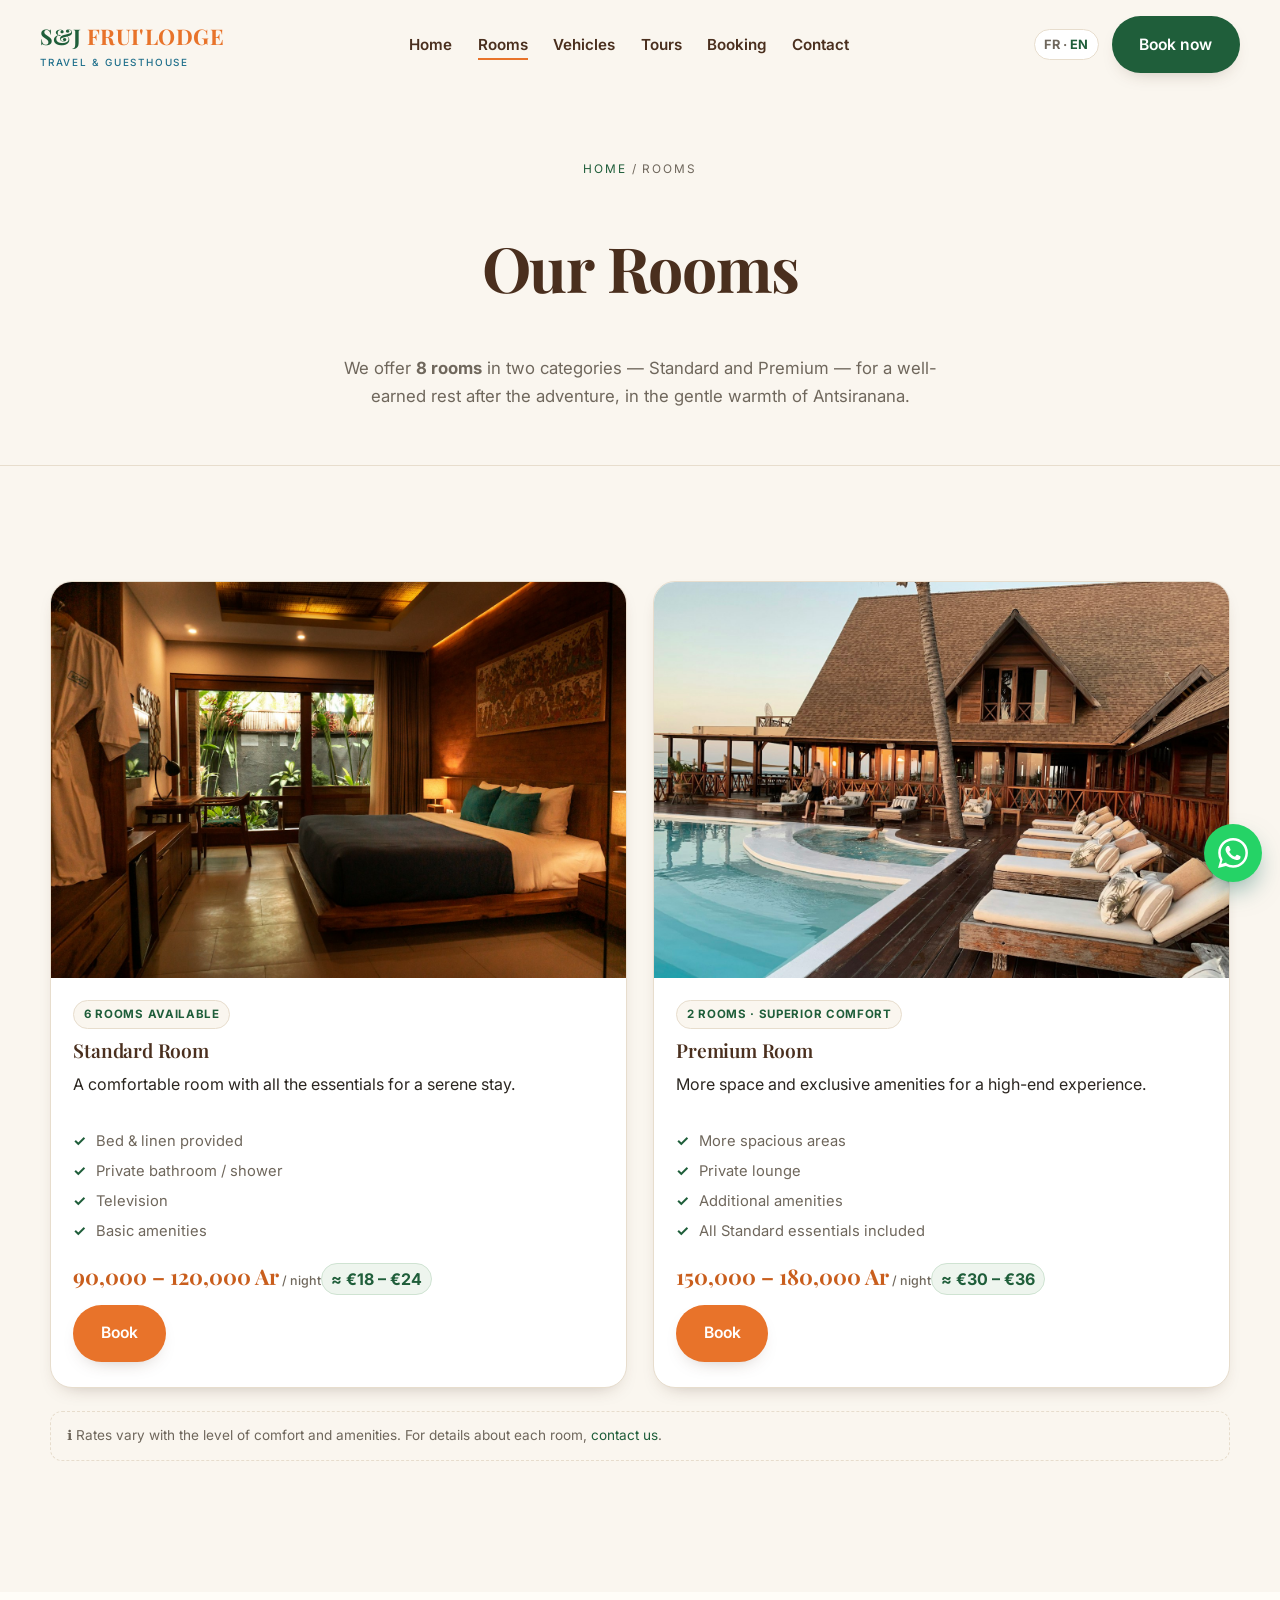
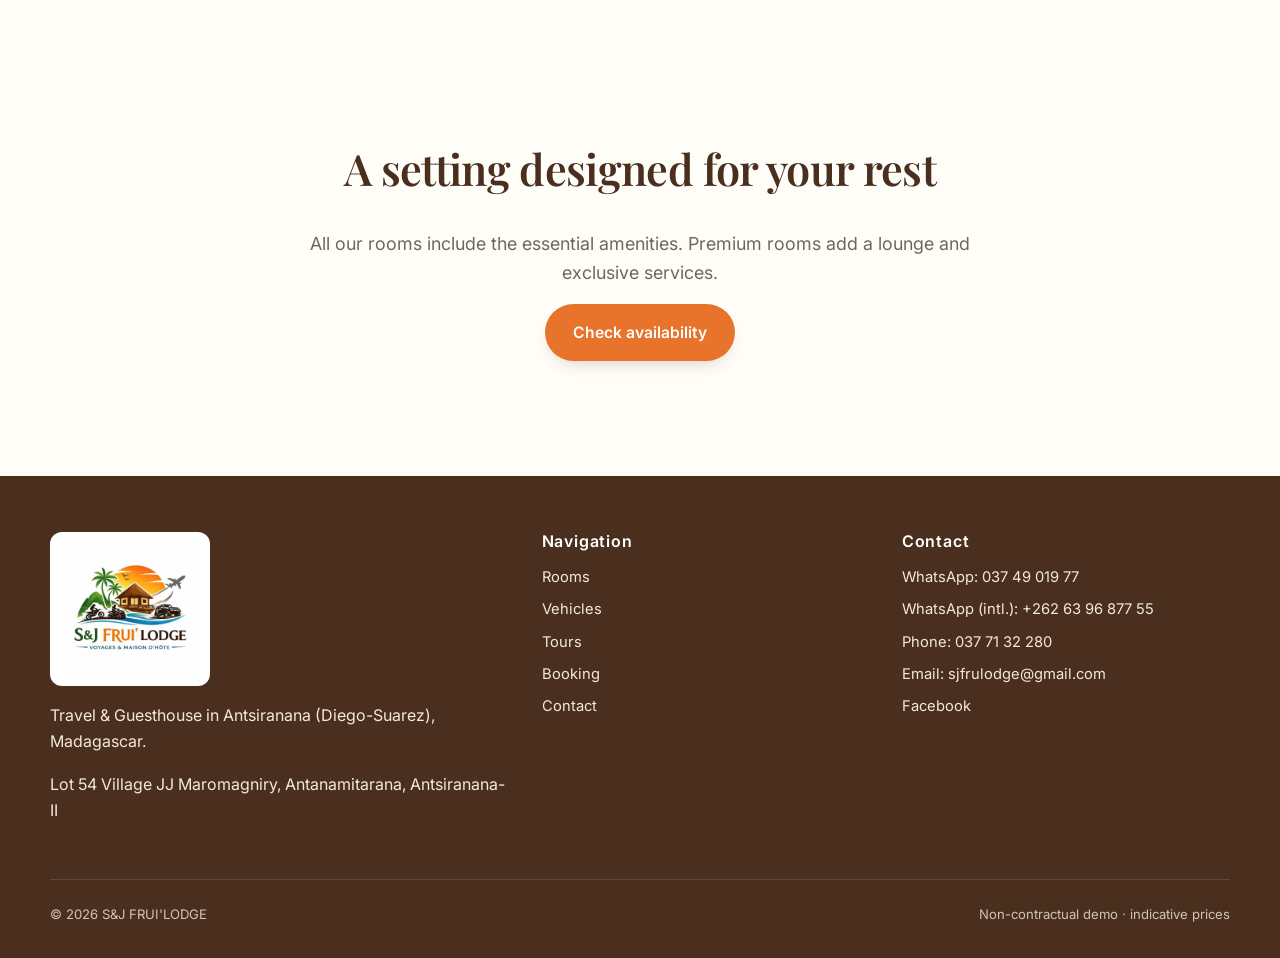
<file: en/rooms.html>
<!DOCTYPE html>
<html lang="en">
<head>
  <meta charset="UTF-8" />
  <meta name="viewport" content="width=device-width, initial-scale=1.0" />
  <title>Our Rooms — S&J FRUI'LODGE</title>
  <meta name="description" content="8 rooms in Antsiranana: Standard and Premium categories. Rates, comfort and amenities at S&J FRUI'LODGE." />
  <link rel="icon" href="../assets/img/logo.jpg" />
  <link rel="preconnect" href="https://fonts.googleapis.com"><link rel="preconnect" href="https://fonts.gstatic.com" crossorigin>
  <link href="https://fonts.googleapis.com/css2?family=Inter:wght@400;500;600;700&family=Playfair+Display:wght@600;700&display=swap" rel="stylesheet">
  <link rel="stylesheet" href="../assets/css/styles.css?v=3" />
</head>
<body>
  <header class="nav">
    <a class="nav__brand" href="index.html"><span><span class="mark"><span class="s">S&J</span> <span class="j">FRUI'LODGE</span></span><small>Travel & Guesthouse</small></span></a>
    <nav><ul class="nav__links">
      <li><a href="index.html">Home</a></li>
      <li><a href="rooms.html" class="active">Rooms</a></li>
      <li><a href="vehicles.html">Vehicles</a></li>
      <li><a href="tours.html">Tours</a></li>
      <li><a href="booking.html">Booking</a></li>
      <li><a href="contact.html">Contact</a></li>
    </ul></nav>
    <div class="nav__cta"><span class="lang"><a href="../chambres.html" style="color:inherit">FR</a> · <b>EN</b></span><a href="booking.html" class="btn btn--green">Book now</a><button class="nav__burger" aria-label="Menu"><span></span><span></span><span></span></button></div>
  </header>

  <section class="page-head">
    <div class="container">
      <div class="breadcrumb"><a href="index.html">Home</a> / Rooms</div>
      <h1>Our Rooms</h1>
      <p>We offer <strong>8 rooms</strong> in two categories — Standard and Premium — for a well-earned rest after the adventure, in the gentle warmth of Antsiranana.</p>
    </div>
  </section>

  <section class="section">
    <div class="container grid grid--2">
      <article class="card reveal">
        <div class="card__media"><img src="../assets/img/room-1.jpg" alt="Standard Room" /></div>
        <div class="card__body">
          <span class="tag">6 rooms available</span><h3>Standard Room</h3>
          <p>A comfortable room with all the essentials for a serene stay.</p>
          <ul class="feature-list"><li>Bed & linen provided</li><li>Private bathroom / shower</li><li>Television</li><li>Basic amenities</li></ul>
          <span class="price">90,000 – 120,000 Ar<small> / night</small><span class="eur">≈ €18 – €24</span></span>
          <div class="card__foot"><a href="booking.html" class="btn">Book</a></div>
        </div>
      </article>
      <article class="card reveal delay-1">
        <div class="card__media"><img src="../assets/img/room-2.jpg" alt="Premium Room" /></div>
        <div class="card__body">
          <span class="tag">2 rooms · superior comfort</span><h3>Premium Room</h3>
          <p>More space and exclusive amenities for a high-end experience.</p>
          <ul class="feature-list"><li>More spacious areas</li><li>Private lounge</li><li>Additional amenities</li><li>All Standard essentials included</li></ul>
          <span class="price">150,000 – 180,000 Ar<small> / night</small><span class="eur">≈ €30 – €36</span></span>
          <div class="card__foot"><a href="booking.html" class="btn">Book</a></div>
        </div>
      </article>
    </div>
    <div class="container" style="margin-top:1.4rem">
      <p class="note" style="max-width:none">ℹ️ Rates vary with the level of comfort and amenities. For details about each room, <a href="contact.html">contact us</a>.</p>
    </div>
  </section>

  <section class="section section--tint center">
    <div class="container reveal">
      <h2>A setting designed for your rest</h2>
      <p class="lead">All our rooms include the essential amenities. Premium rooms add a lounge and exclusive services.</p>
      <a href="booking.html" class="btn">Check availability</a>
    </div>
  </section>

  <footer class="footer">
    <div class="container footer__grid">
      <div><img class="footer__logo" src="../assets/img/logo.jpg" alt="S&J FRUI'LODGE logo" /><p>Travel & Guesthouse in Antsiranana (Diego-Suarez), Madagascar.</p><p>Lot 54 Village JJ Maromagniry, Antanamitarana, Antsiranana-II</p></div>
      <div><h4>Navigation</h4><ul><li><a href="rooms.html">Rooms</a></li><li><a href="vehicles.html">Vehicles</a></li><li><a href="tours.html">Tours</a></li><li><a href="booking.html">Booking</a></li><li><a href="contact.html">Contact</a></li></ul></div>
      <div><h4>Contact</h4><ul><li>WhatsApp: <a href="https://wa.me/261374901977" target="_blank" rel="noopener">037 49 019 77</a></li><li>WhatsApp (intl.): <a href="https://wa.me/262639687755" target="_blank" rel="noopener">+262 63 96 877 55</a></li><li>Phone: 037 71 32 280</li><li>Email: <a href="mailto:sjfrulodge@gmail.com">sjfrulodge@gmail.com</a></li><li><a href="https://www.facebook.com/profile.php?id=61589486435098" target="_blank" rel="noopener">Facebook</a></li></ul></div>
    </div>
    <div class="container footer__bottom"><span>© <span data-year>2026</span> S&J FRUI'LODGE</span><span>Non-contractual demo · indicative prices</span></div>
  </footer>
  <div class="demo-ribbon"><b>DEMO</b> — booking & payment not active</div>
  <script src="../assets/js/main.js"></script>
</body>
</html>
</file>
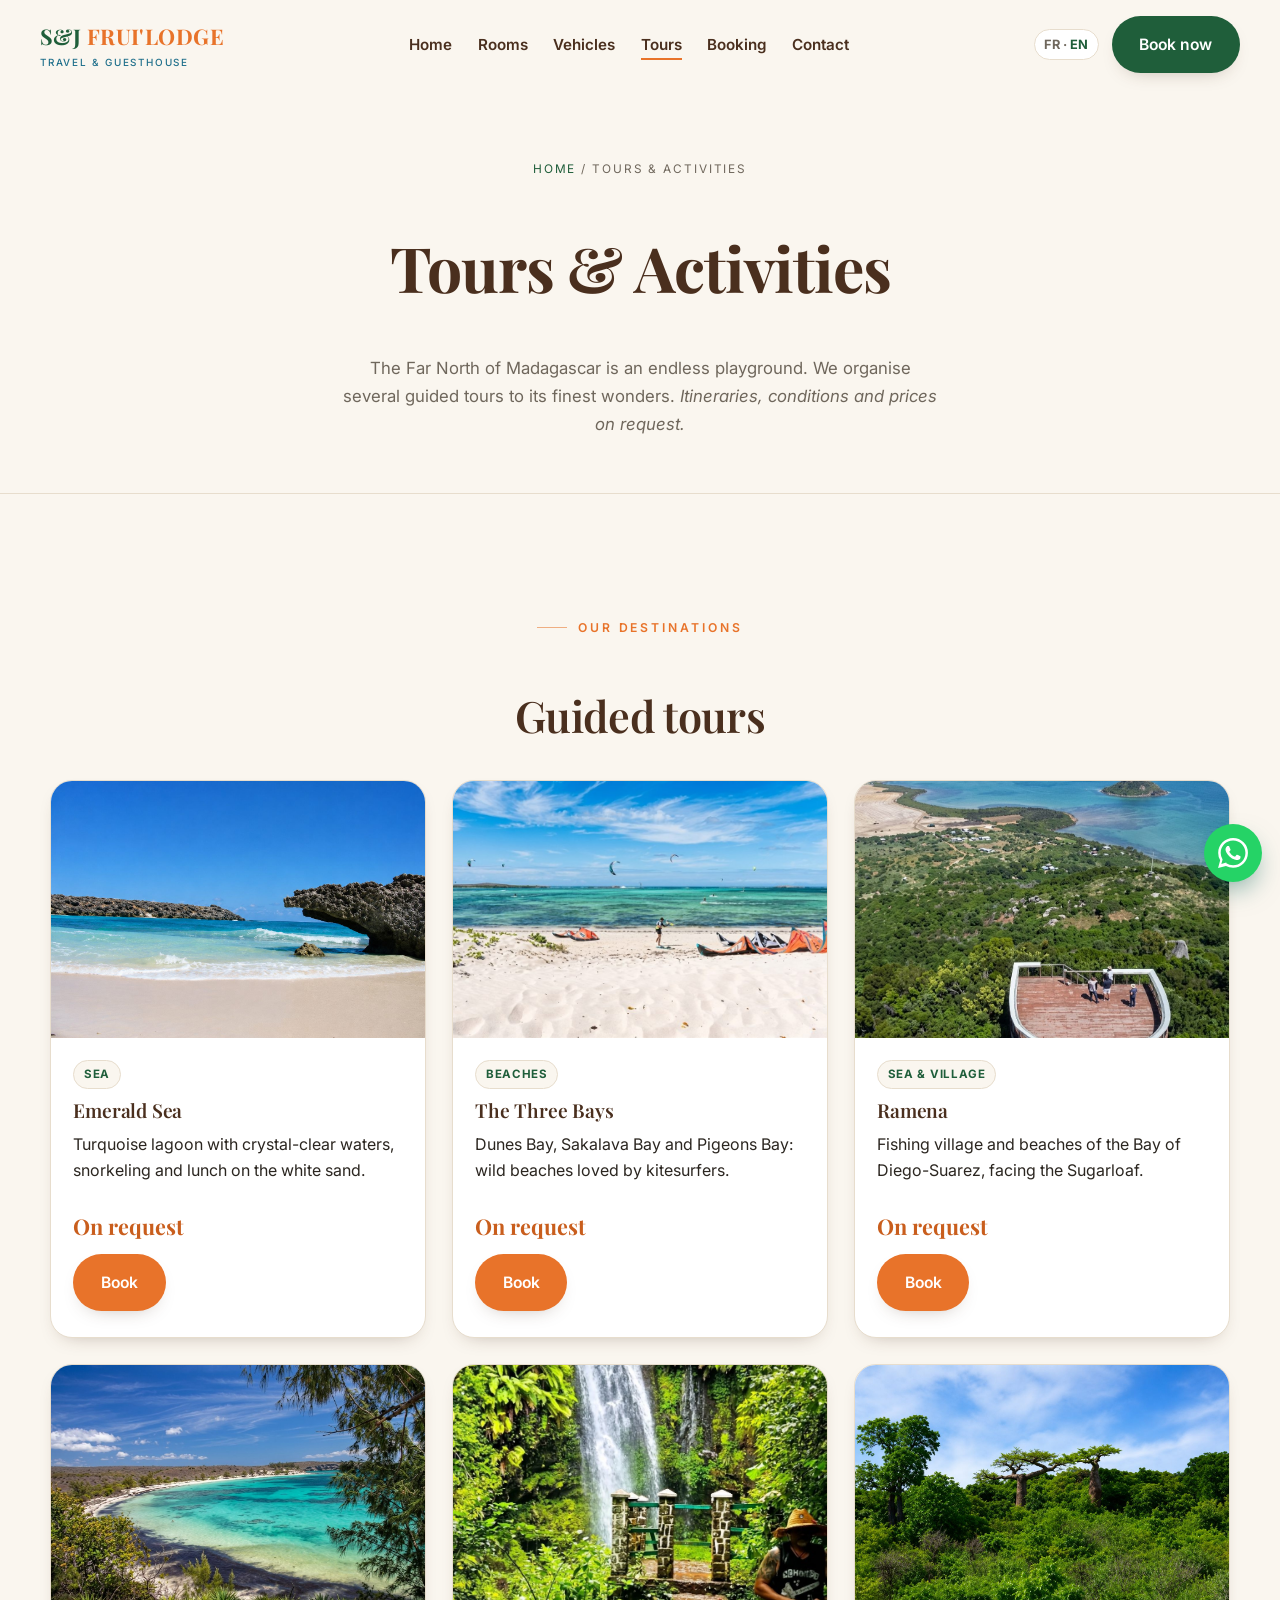
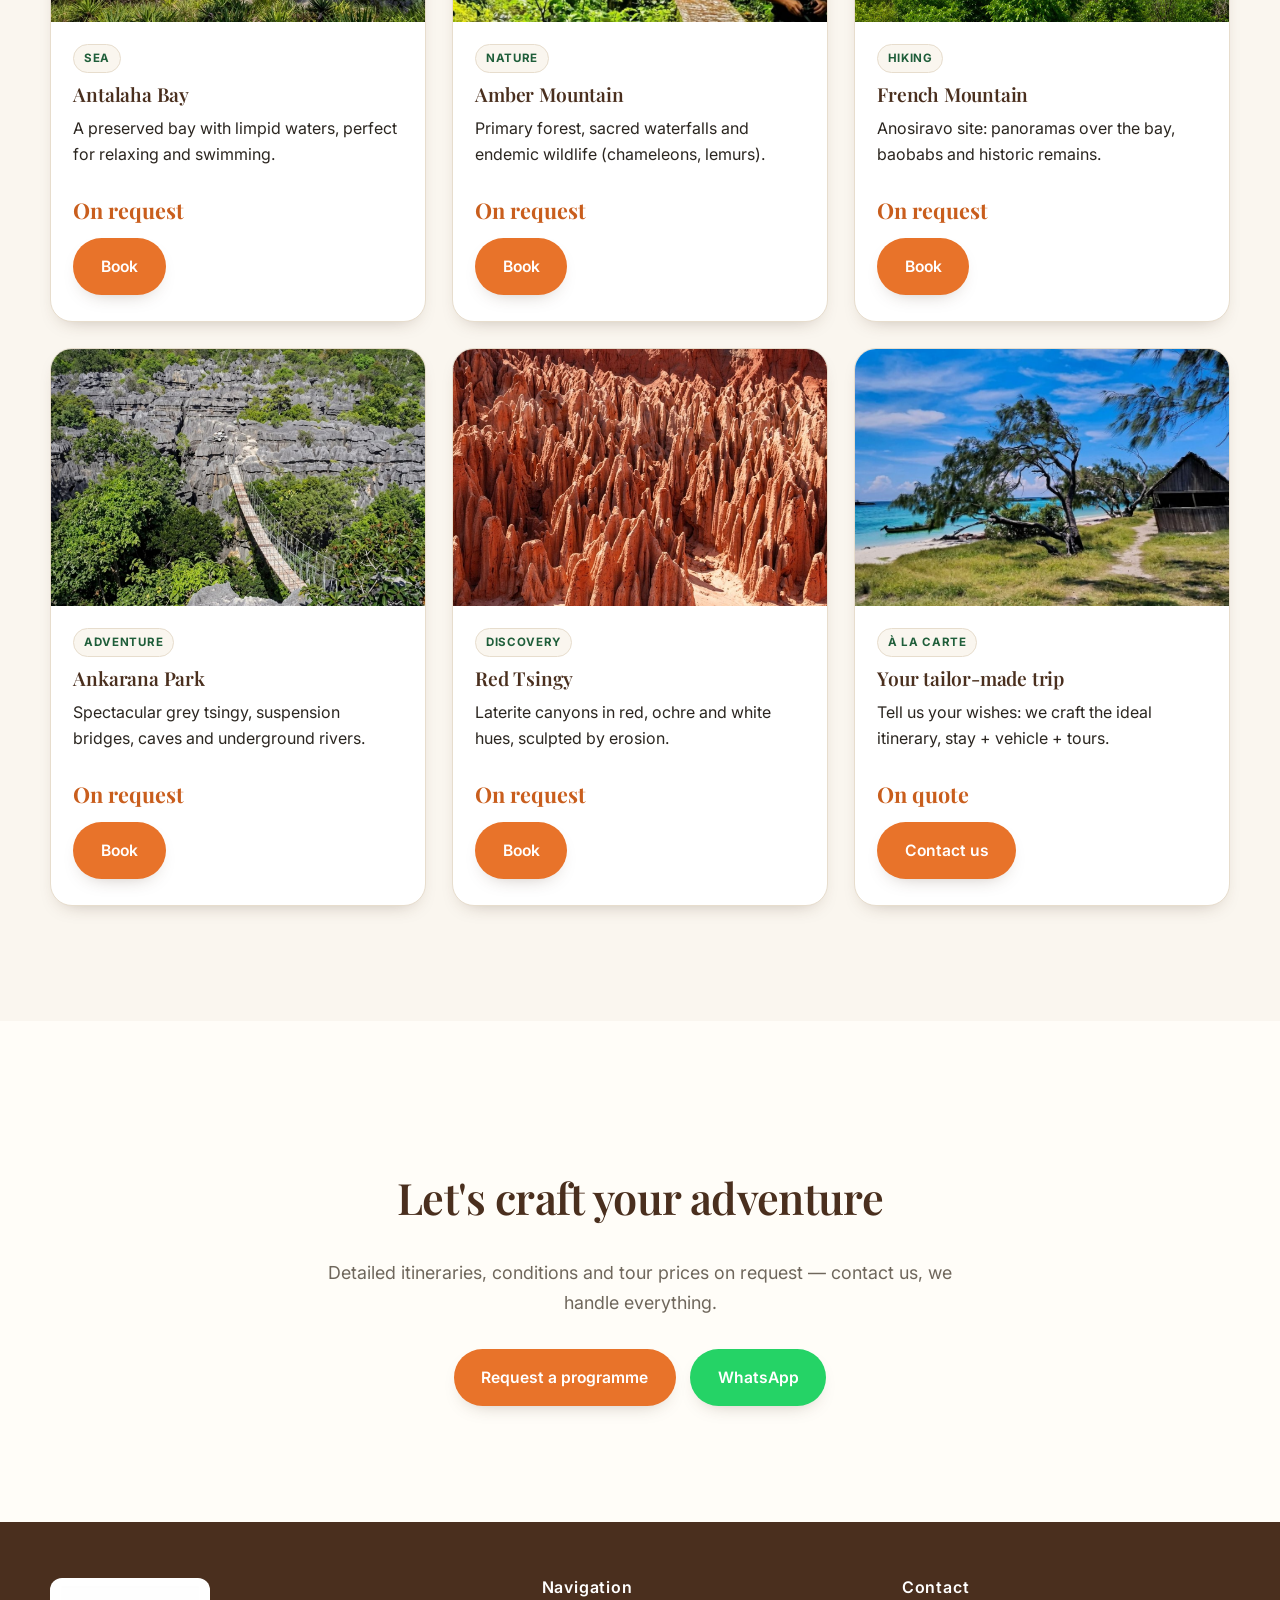
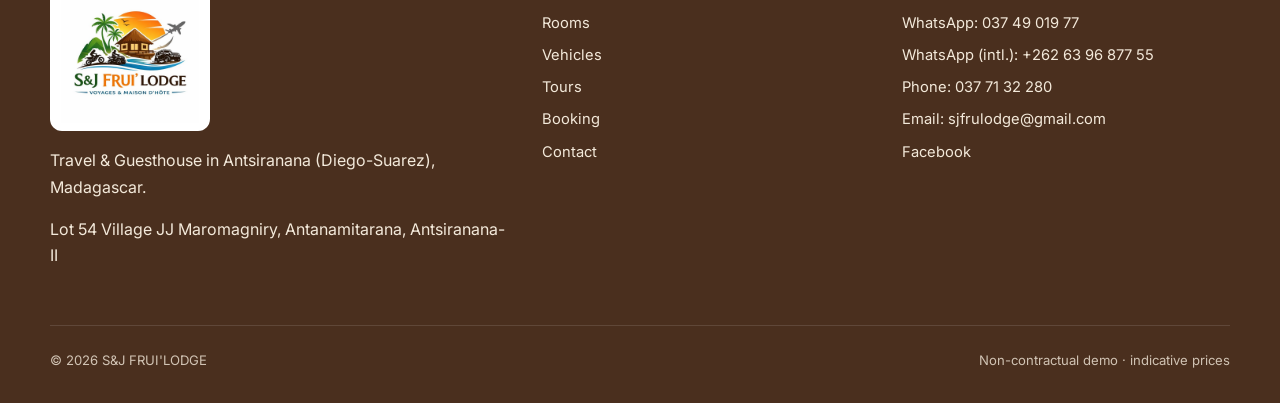
<file: en/tours.html>
<!DOCTYPE html>
<html lang="en">
<head>
  <meta charset="UTF-8" />
  <meta name="viewport" content="width=device-width, initial-scale=1.0" />
  <title>Tours & Activities in Antsiranana — S&J FRUI'LODGE</title>
  <meta name="description" content="Guided tours in the Far North: Emerald Sea, Three Bays, Amber Mountain, Red Tsingy, Ankarana, French Mountain, Ramena." />
  <link rel="icon" href="../assets/img/logo.jpg" />
  <link rel="preconnect" href="https://fonts.googleapis.com"><link rel="preconnect" href="https://fonts.gstatic.com" crossorigin>
  <link href="https://fonts.googleapis.com/css2?family=Inter:wght@400;500;600;700&family=Playfair+Display:wght@600;700&display=swap" rel="stylesheet">
  <link rel="stylesheet" href="../assets/css/styles.css?v=3" />
</head>
<body>
  <header class="nav">
    <a class="nav__brand" href="index.html"><span><span class="mark"><span class="s">S&J</span> <span class="j">FRUI'LODGE</span></span><small>Travel & Guesthouse</small></span></a>
    <nav><ul class="nav__links">
      <li><a href="index.html">Home</a></li>
      <li><a href="rooms.html">Rooms</a></li>
      <li><a href="vehicles.html">Vehicles</a></li>
      <li><a href="tours.html" class="active">Tours</a></li>
      <li><a href="booking.html">Booking</a></li>
      <li><a href="contact.html">Contact</a></li>
    </ul></nav>
    <div class="nav__cta"><span class="lang"><a href="../excursions.html" style="color:inherit">FR</a> · <b>EN</b></span><a href="booking.html" class="btn btn--green">Book now</a><button class="nav__burger" aria-label="Menu"><span></span><span></span><span></span></button></div>
  </header>

  <section class="page-head">
    <div class="container">
      <div class="breadcrumb"><a href="index.html">Home</a> / Tours & Activities</div>
      <h1>Tours & Activities</h1>
      <p>The Far North of Madagascar is an endless playground. We organise several guided tours to its finest wonders. <em>Itineraries, conditions and prices on request.</em></p>
    </div>
  </section>

  <section class="section">
    <div class="container">
      <div class="center reveal"><p class="eyebrow">Our destinations</p><h2>Guided tours</h2></div>
      <div class="grid grid--3" style="margin-top:2.5rem">
        <article class="card reveal">
          <div class="card__media"><img src="../assets/img/emeraude.jpg" alt="Emerald Sea" /></div>
          <div class="card__body"><span class="tag">Sea</span><h3>Emerald Sea</h3><p>Turquoise lagoon with crystal-clear waters, snorkeling and lunch on the white sand.</p><span class="price">On request</span><div class="card__foot"><a href="booking.html" class="btn">Book</a></div></div>
        </article>
        <article class="card reveal delay-1">
          <div class="card__media"><img src="../assets/img/troisbaies.jpg" alt="The Three Bays" /></div>
          <div class="card__body"><span class="tag">Beaches</span><h3>The Three Bays</h3><p>Dunes Bay, Sakalava Bay and Pigeons Bay: wild beaches loved by kitesurfers.</p><span class="price">On request</span><div class="card__foot"><a href="booking.html" class="btn">Book</a></div></div>
        </article>
        <article class="card reveal delay-2">
          <div class="card__media"><img src="../assets/img/baie.jpg" alt="Ramena and the bay" /></div>
          <div class="card__body"><span class="tag">Sea & village</span><h3>Ramena</h3><p>Fishing village and beaches of the Bay of Diego-Suarez, facing the Sugarloaf.</p><span class="price">On request</span><div class="card__foot"><a href="booking.html" class="btn">Book</a></div></div>
        </article>
        <article class="card reveal">
          <div class="card__media"><img src="../assets/img/circuit.jpg" alt="Antalaha Bay" /></div>
          <div class="card__body"><span class="tag">Sea</span><h3>Antalaha Bay</h3><p>A preserved bay with limpid waters, perfect for relaxing and swimming.</p><span class="price">On request</span><div class="card__foot"><a href="booking.html" class="btn">Book</a></div></div>
        </article>
        <article class="card reveal delay-1">
          <div class="card__media"><img src="../assets/img/ambre.jpg" alt="Amber Mountain" /></div>
          <div class="card__body"><span class="tag">Nature</span><h3>Amber Mountain</h3><p>Primary forest, sacred waterfalls and endemic wildlife (chameleons, lemurs).</p><span class="price">On request</span><div class="card__foot"><a href="booking.html" class="btn">Book</a></div></div>
        </article>
        <article class="card reveal delay-2">
          <div class="card__media"><img src="../assets/img/francais.jpg" alt="French Mountain" /></div>
          <div class="card__body"><span class="tag">Hiking</span><h3>French Mountain</h3><p>Anosiravo site: panoramas over the bay, baobabs and historic remains.</p><span class="price">On request</span><div class="card__foot"><a href="booking.html" class="btn">Book</a></div></div>
        </article>
        <article class="card reveal">
          <div class="card__media"><img src="../assets/img/ankarana.jpg" alt="Ankarana National Park" /></div>
          <div class="card__body"><span class="tag">Adventure</span><h3>Ankarana Park</h3><p>Spectacular grey tsingy, suspension bridges, caves and underground rivers.</p><span class="price">On request</span><div class="card__foot"><a href="booking.html" class="btn">Book</a></div></div>
        </article>
        <article class="card reveal delay-1">
          <div class="card__media"><img src="../assets/img/tsingy.jpg" alt="Red Tsingy" /></div>
          <div class="card__body"><span class="tag">Discovery</span><h3>Red Tsingy</h3><p>Laterite canyons in red, ochre and white hues, sculpted by erosion.</p><span class="price">On request</span><div class="card__foot"><a href="booking.html" class="btn">Book</a></div></div>
        </article>
        <article class="card reveal delay-2">
          <div class="card__media"><img src="../assets/img/lodge.jpg" alt="Tailor-made trip" /></div>
          <div class="card__body"><span class="tag">À la carte</span><h3>Your tailor-made trip</h3><p>Tell us your wishes: we craft the ideal itinerary, stay + vehicle + tours.</p><span class="price">On quote</span><div class="card__foot"><a href="contact.html" class="btn">Contact us</a></div></div>
        </article>
      </div>
    </div>
  </section>

  <section class="section section--tint center">
    <div class="container reveal">
      <h2>Let's craft your adventure</h2>
      <p class="lead">Detailed itineraries, conditions and tour prices on request — contact us, we handle everything.</p>
      <div class="hero__actions" style="justify-content:center"><a href="booking.html" class="btn">Request a programme</a><a href="https://wa.me/261374901977" class="btn btn--wa">WhatsApp</a></div>
    </div>
  </section>

  <footer class="footer">
    <div class="container footer__grid">
      <div><img class="footer__logo" src="../assets/img/logo.jpg" alt="S&J FRUI'LODGE logo" /><p>Travel & Guesthouse in Antsiranana (Diego-Suarez), Madagascar.</p><p>Lot 54 Village JJ Maromagniry, Antanamitarana, Antsiranana-II</p></div>
      <div><h4>Navigation</h4><ul><li><a href="rooms.html">Rooms</a></li><li><a href="vehicles.html">Vehicles</a></li><li><a href="tours.html">Tours</a></li><li><a href="booking.html">Booking</a></li><li><a href="contact.html">Contact</a></li></ul></div>
      <div><h4>Contact</h4><ul><li>WhatsApp: <a href="https://wa.me/261374901977" target="_blank" rel="noopener">037 49 019 77</a></li><li>WhatsApp (intl.): <a href="https://wa.me/262639687755" target="_blank" rel="noopener">+262 63 96 877 55</a></li><li>Phone: 037 71 32 280</li><li>Email: <a href="mailto:sjfrulodge@gmail.com">sjfrulodge@gmail.com</a></li><li><a href="https://www.facebook.com/profile.php?id=61589486435098" target="_blank" rel="noopener">Facebook</a></li></ul></div>
    </div>
    <div class="container footer__bottom"><span>© <span data-year>2026</span> S&J FRUI'LODGE</span><span>Non-contractual demo · indicative prices</span></div>
  </footer>
  <div class="demo-ribbon"><b>DEMO</b> — booking & payment not active</div>
  <script src="../assets/js/main.js"></script>
</body>
</html>
</file>
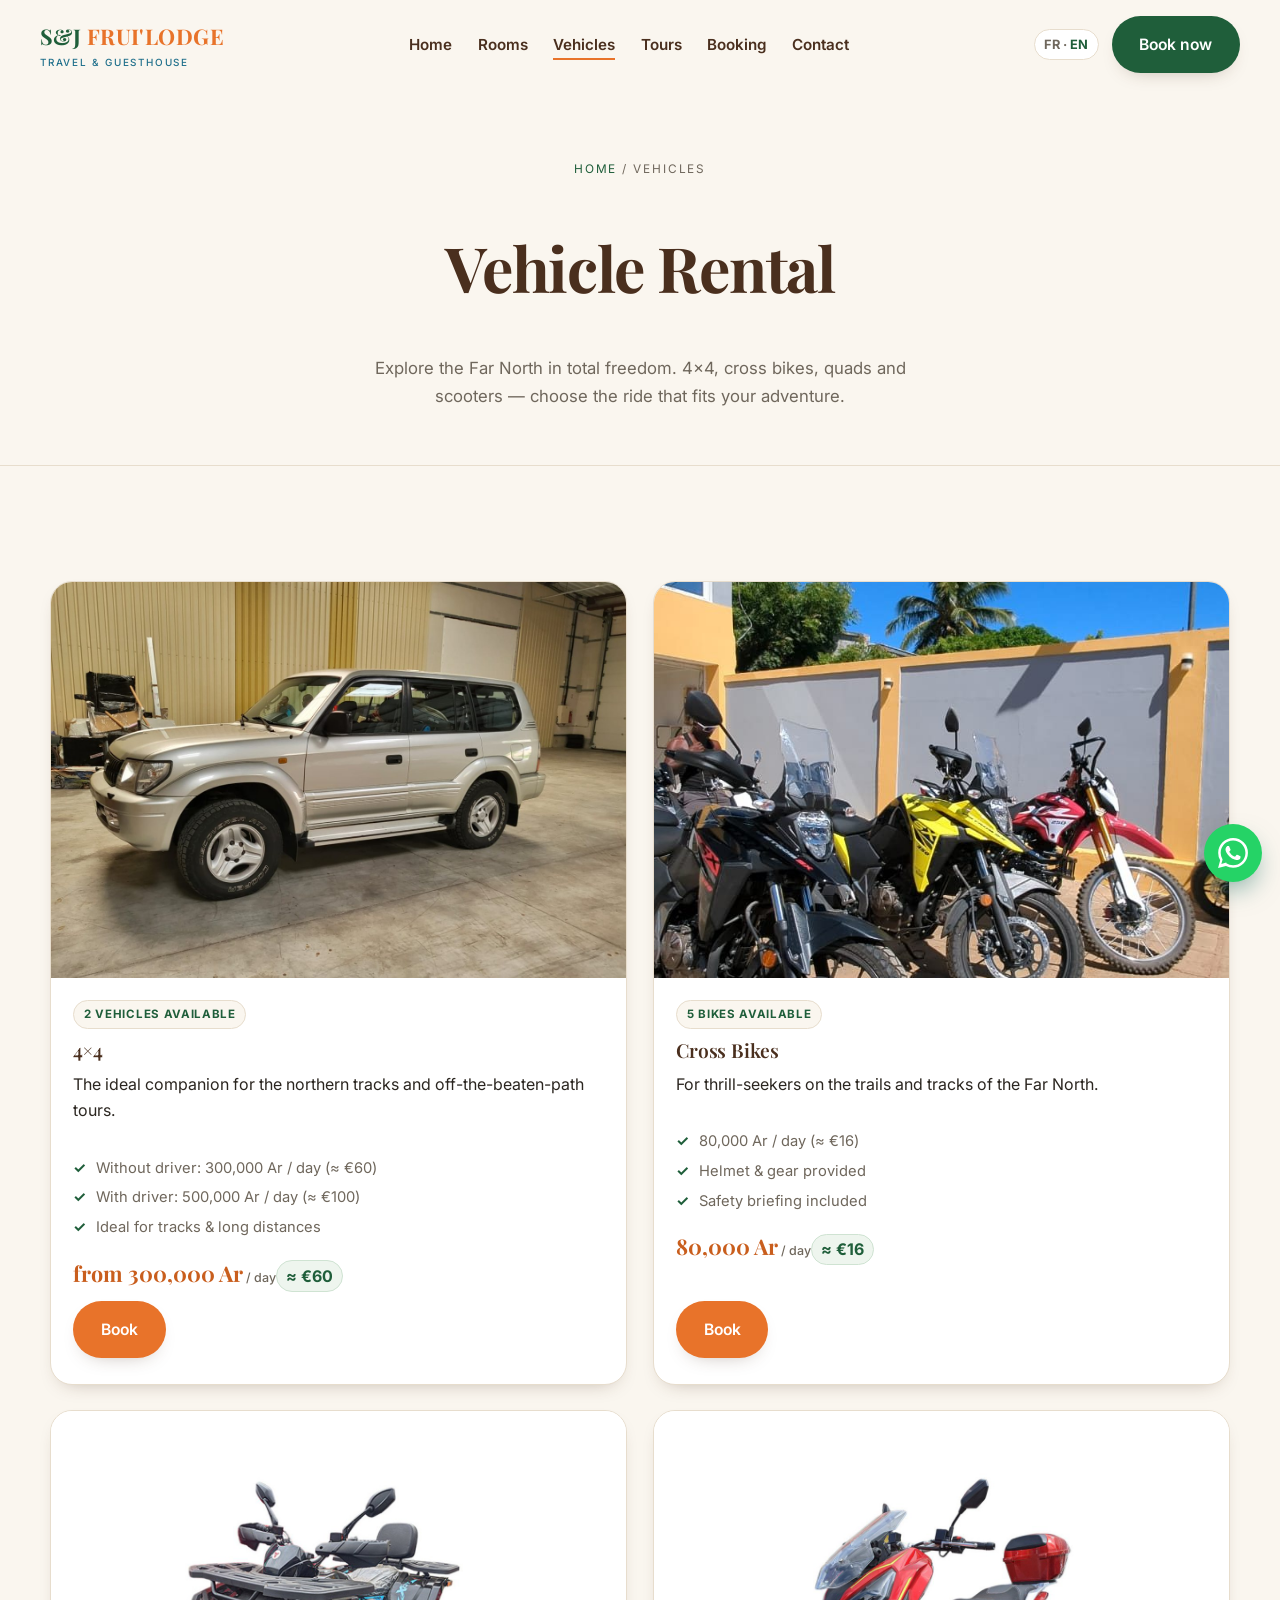
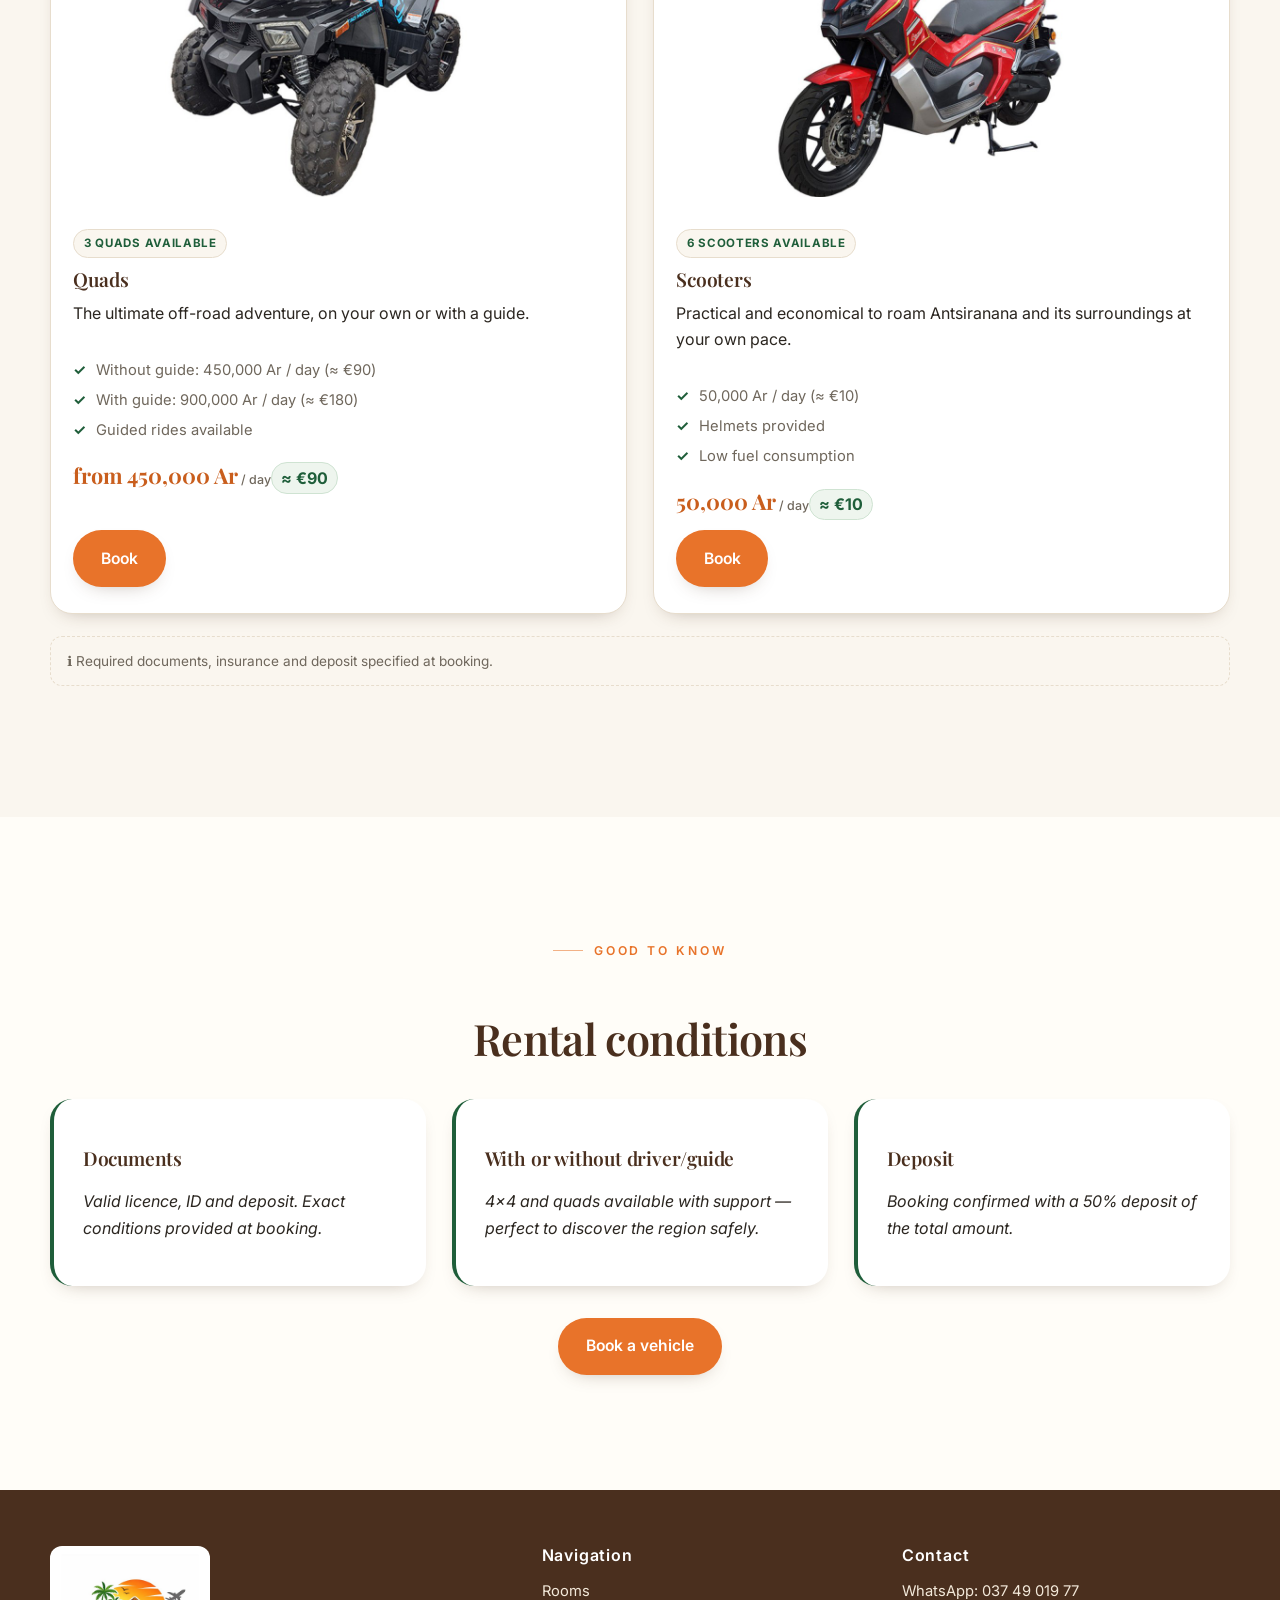
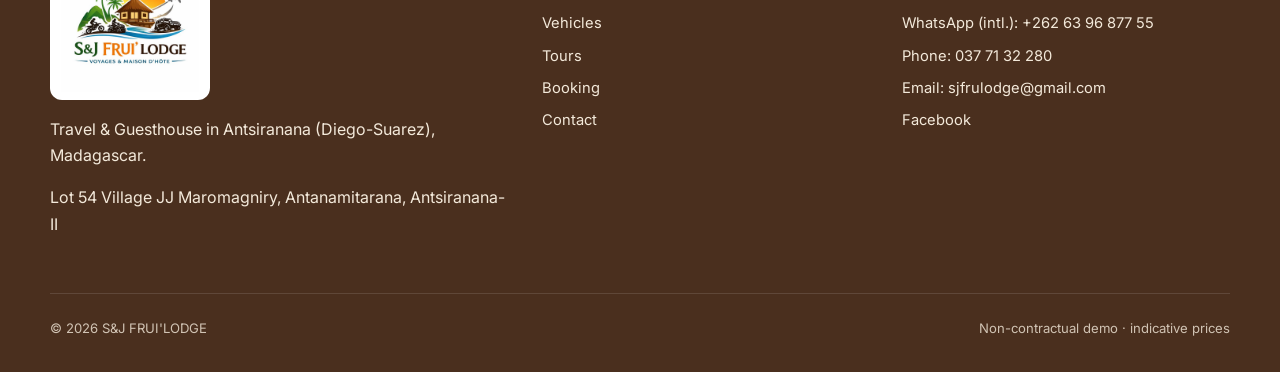
<file: en/vehicles.html>
<!DOCTYPE html>
<html lang="en">
<head>
  <meta charset="UTF-8" />
  <meta name="viewport" content="width=device-width, initial-scale=1.0" />
  <title>Vehicle Rental — 4x4, Cross Bikes, Quads, Scooters — S&J FRUI'LODGE</title>
  <meta name="description" content="Rentals in Antsiranana: 4x4, cross bikes, quads and scooters. Rates and availability at S&J FRUI'LODGE." />
  <link rel="icon" href="../assets/img/logo.jpg" />
  <link rel="preconnect" href="https://fonts.googleapis.com"><link rel="preconnect" href="https://fonts.gstatic.com" crossorigin>
  <link href="https://fonts.googleapis.com/css2?family=Inter:wght@400;500;600;700&family=Playfair+Display:wght@600;700&display=swap" rel="stylesheet">
  <link rel="stylesheet" href="../assets/css/styles.css?v=3" />
</head>
<body>
  <header class="nav">
    <a class="nav__brand" href="index.html"><span><span class="mark"><span class="s">S&J</span> <span class="j">FRUI'LODGE</span></span><small>Travel & Guesthouse</small></span></a>
    <nav><ul class="nav__links">
      <li><a href="index.html">Home</a></li>
      <li><a href="rooms.html">Rooms</a></li>
      <li><a href="vehicles.html" class="active">Vehicles</a></li>
      <li><a href="tours.html">Tours</a></li>
      <li><a href="booking.html">Booking</a></li>
      <li><a href="contact.html">Contact</a></li>
    </ul></nav>
    <div class="nav__cta"><span class="lang"><a href="../vehicules.html" style="color:inherit">FR</a> · <b>EN</b></span><a href="booking.html" class="btn btn--green">Book now</a><button class="nav__burger" aria-label="Menu"><span></span><span></span><span></span></button></div>
  </header>

  <section class="page-head">
    <div class="container">
      <div class="breadcrumb"><a href="index.html">Home</a> / Vehicles</div>
      <h1>Vehicle Rental</h1>
      <p>Explore the Far North in total freedom. 4x4, cross bikes, quads and scooters — choose the ride that fits your adventure.</p>
    </div>
  </section>

  <section class="section">
    <div class="container grid grid--2">
      <article class="card reveal">
        <div class="card__media"><img src="../assets/img/suv.jpg" alt="4x4 Toyota Land Cruiser" /></div>
        <div class="card__body">
          <span class="tag">2 vehicles available</span><h3>4×4</h3>
          <p>The ideal companion for the northern tracks and off-the-beaten-path tours.</p>
          <ul class="feature-list"><li>Without driver: 300,000 Ar / day (≈ €60)</li><li>With driver: 500,000 Ar / day (≈ €100)</li><li>Ideal for tracks & long distances</li></ul>
          <span class="price">from 300,000 Ar<small> / day</small><span class="eur">≈ €60</span></span>
          <div class="card__foot"><a href="booking.html" class="btn">Book</a></div>
        </div>
      </article>
      <article class="card reveal delay-1">
        <div class="card__media"><img src="../assets/img/motos.jpg" alt="Cross bikes" /></div>
        <div class="card__body">
          <span class="tag">5 bikes available</span><h3>Cross Bikes</h3>
          <p>For thrill-seekers on the trails and tracks of the Far North.</p>
          <ul class="feature-list"><li>80,000 Ar / day (≈ €16)</li><li>Helmet & gear provided</li><li>Safety briefing included</li></ul>
          <span class="price">80,000 Ar<small> / day</small><span class="eur">≈ €16</span></span>
          <div class="card__foot"><a href="booking.html" class="btn">Book</a></div>
        </div>
      </article>
      <article class="card reveal delay-1">
        <div class="card__media card__media--contain"><img src="../assets/img/quad.jpg" alt="Quad TAO Motor" /></div>
        <div class="card__body">
          <span class="tag">3 quads available</span><h3>Quads</h3>
          <p>The ultimate off-road adventure, on your own or with a guide.</p>
          <ul class="feature-list"><li>Without guide: 450,000 Ar / day (≈ €90)</li><li>With guide: 900,000 Ar / day (≈ €180)</li><li>Guided rides available</li></ul>
          <span class="price">from 450,000 Ar<small> / day</small><span class="eur">≈ €90</span></span>
          <div class="card__foot"><a href="booking.html" class="btn">Book</a></div>
        </div>
      </article>
      <article class="card reveal delay-2">
        <div class="card__media card__media--contain"><img src="../assets/img/scooter.jpg" alt="Scooter 175cc" /></div>
        <div class="card__body">
          <span class="tag">6 scooters available</span><h3>Scooters</h3>
          <p>Practical and economical to roam Antsiranana and its surroundings at your own pace.</p>
          <ul class="feature-list"><li>50,000 Ar / day (≈ €10)</li><li>Helmets provided</li><li>Low fuel consumption</li></ul>
          <span class="price">50,000 Ar<small> / day</small><span class="eur">≈ €10</span></span>
          <div class="card__foot"><a href="booking.html" class="btn">Book</a></div>
        </div>
      </article>
    </div>
    <div class="container" style="margin-top:1.4rem">
      <p class="note" style="max-width:none">ℹ️ Required documents, insurance and deposit specified at booking.</p>
    </div>
  </section>

  <section class="section section--tint">
    <div class="container reveal">
      <div class="center"><p class="eyebrow">Good to know</p><h2>Rental conditions</h2></div>
      <div class="grid grid--3" style="margin-top:2rem">
        <div class="quote" style="border-color:var(--green)"><h3>Documents</h3><p>Valid licence, ID and deposit. Exact conditions provided at booking.</p></div>
        <div class="quote" style="border-color:var(--green)"><h3>With or without driver/guide</h3><p>4×4 and quads available with support — perfect to discover the region safely.</p></div>
        <div class="quote" style="border-color:var(--green)"><h3>Deposit</h3><p>Booking confirmed with a 50% deposit of the total amount.</p></div>
      </div>
      <div class="center" style="margin-top:2rem"><a href="booking.html" class="btn">Book a vehicle</a></div>
    </div>
  </section>

  <footer class="footer">
    <div class="container footer__grid">
      <div><img class="footer__logo" src="../assets/img/logo.jpg" alt="S&J FRUI'LODGE logo" /><p>Travel & Guesthouse in Antsiranana (Diego-Suarez), Madagascar.</p><p>Lot 54 Village JJ Maromagniry, Antanamitarana, Antsiranana-II</p></div>
      <div><h4>Navigation</h4><ul><li><a href="rooms.html">Rooms</a></li><li><a href="vehicles.html">Vehicles</a></li><li><a href="tours.html">Tours</a></li><li><a href="booking.html">Booking</a></li><li><a href="contact.html">Contact</a></li></ul></div>
      <div><h4>Contact</h4><ul><li>WhatsApp: <a href="https://wa.me/261374901977" target="_blank" rel="noopener">037 49 019 77</a></li><li>WhatsApp (intl.): <a href="https://wa.me/262639687755" target="_blank" rel="noopener">+262 63 96 877 55</a></li><li>Phone: 037 71 32 280</li><li>Email: <a href="mailto:sjfrulodge@gmail.com">sjfrulodge@gmail.com</a></li><li><a href="https://www.facebook.com/profile.php?id=61589486435098" target="_blank" rel="noopener">Facebook</a></li></ul></div>
    </div>
    <div class="container footer__bottom"><span>© <span data-year>2026</span> S&J FRUI'LODGE</span><span>Non-contractual demo · indicative prices</span></div>
  </footer>
  <div class="demo-ribbon"><b>DEMO</b> — booking & payment not active</div>
  <script src="../assets/js/main.js"></script>
</body>
</html>
</file>
<file: assets/css/styles.css>
/* =========================================================
   S&J FRUI'LODGE — Feuille de style de la démo
   Palette tirée du logo : vert sapin, orange/terracotta,
   marron, crème, accent bleu lagon.
   ========================================================= */

:root {
  --green: #1f5e3a;
  --green-dark: #163f28;
  --orange: #e8732a;
  --orange-dark: #c95e1d;
  --brown: #4a2f1e;
  --blue: #1f6f8b;
  --cream: #faf6ef;
  --cream-2: #fffdf8;
  --ink: #2b2620;
  --muted: #6f675c;
  --line: #e7ddcd;
  --shadow: 0 18px 40px -18px rgba(74, 47, 30, 0.35);
  --shadow-sm: 0 8px 20px -12px rgba(74, 47, 30, 0.4);
  --radius: 22px;
  --serif: "Playfair Display", Georgia, serif;
  --sans: "Inter", "Segoe UI", system-ui, sans-serif;
  --maxw: 1180px;
}

* { box-sizing: border-box; }

html { scroll-behavior: smooth; }

body {
  margin: 0;
  font-family: var(--sans);
  color: var(--ink);
  background: var(--cream);
  line-height: 1.65;
  -webkit-font-smoothing: antialiased;
}

h1, h2, h3, h4 { font-family: var(--serif); line-height: 1.16; color: var(--brown); font-weight: 600; letter-spacing: -0.01em; }
h1 { font-size: clamp(2.2rem, 5vw, 3.9rem); font-weight: 700; letter-spacing: -0.02em; }
h2 { font-size: clamp(1.75rem, 3.4vw, 2.7rem); letter-spacing: -0.015em; }
h3 { font-size: 1.2rem; }
p { margin: 0 0 1rem; }
a { color: var(--green); text-decoration: none; transition: color .25s ease; }
a:hover { color: var(--orange); }
img { max-width: 100%; display: block; }

.container { width: min(100% - 2.5rem, var(--maxw)); margin-inline: auto; }
.section { padding: clamp(4.5rem, 9vw, 8rem) 0; }
.section--tint { background: var(--cream-2); }
.center { text-align: center; }

.eyebrow {
  display: inline-flex; align-items: center; gap: .65rem;
  font-size: .76rem; letter-spacing: .24em; text-transform: uppercase;
  color: var(--orange); font-weight: 600; margin-bottom: 1rem;
}
.eyebrow::before { content:""; width: 30px; height: 1px; background: currentColor; opacity:.55; }
.lead { font-size: 1.12rem; color: var(--muted); max-width: 60ch; }
.center .lead { margin-inline: auto; }

/* ---------- Boutons ---------- */
.btn {
  --bg: var(--orange); --fg: #fff;
  display: inline-flex; align-items: center; gap: .5rem;
  background: var(--bg); color: var(--fg);
  padding: .85rem 1.6rem; border-radius: 999px;
  font-weight: 600; font-size: .98rem; border: 2px solid transparent;
  cursor: pointer; transition: transform .25s ease, box-shadow .25s ease, background .25s ease;
  box-shadow: var(--shadow-sm); position: relative; overflow: hidden;
}
.btn:hover { transform: translateY(-2px); color: #fff; box-shadow: var(--shadow); background: var(--orange-dark); }
.btn--ghost { --bg: transparent; --fg: var(--green); border-color: var(--green); box-shadow: none; }
.btn--ghost:hover { background: var(--green); --fg:#fff; color:#fff; }
.btn--green { --bg: var(--green); }
.btn--green:hover { background: var(--green-dark); }
.btn--wa { --bg:#25D366; }
.btn--wa:hover { background:#1da851; }

/* ---------- En-tête / Navigation ---------- */
.nav {
  position: fixed; inset: 0 0 auto 0; z-index: 50;
  display: flex; align-items: center; justify-content: space-between;
  padding: 1rem clamp(1rem, 4vw, 2.5rem);
  transition: background .3s ease, box-shadow .3s ease, padding .3s ease;
}
.nav.scrolled { background: rgba(255,253,248,.92); backdrop-filter: blur(10px); box-shadow: var(--shadow-sm); padding-block: .6rem; }
.nav__brand { display:flex; align-items:center; gap:.6rem; font-family: var(--serif); font-weight: 700; color: var(--brown); }
.nav__brand .s { color: var(--green); } .nav__brand .j { color: var(--orange); }
.nav__brand span.mark { font-size: 1.35rem; letter-spacing: .02em; }
.nav__brand small { display:block; font-family: var(--sans); font-weight:500; font-size:.62rem; letter-spacing:.18em; text-transform:uppercase; color: var(--blue); }
.nav__links { display: flex; align-items: center; gap: 1.6rem; list-style: none; margin:0; padding:0; }
.nav__links a { color: var(--brown); font-weight: 600; font-size: .95rem; position: relative; }
.nav__links a::after { content:""; position:absolute; left:0; bottom:-6px; height:2px; width:0; background: var(--orange); transition: width .3s ease; }
.nav__links a:hover::after, .nav__links a.active::after { width:100%; }
.nav__cta { display:flex; align-items:center; gap:.8rem; }
.lang { font-size:.8rem; font-weight:700; color:var(--muted); border:1px solid var(--line); border-radius:999px; padding:.25rem .6rem; background:#fff; }
.lang b { color: var(--green); }
.nav__burger { display:none; background:none; border:0; cursor:pointer; flex-direction:column; gap:5px; padding:.4rem; }
.nav__burger span { width:26px; height:2px; background: var(--brown); transition:.3s; }

/* ---------- Bandeau démo ---------- */
.demo-ribbon {
  display: none; /* site fonctionnel : bandeau masqué */
  position: fixed; bottom: 18px; left: 18px; z-index: 60;
  background: var(--brown); color:#fff; font-size:.78rem; font-weight:600;
  padding:.5rem .9rem; border-radius:999px; box-shadow: var(--shadow);
  opacity:.92;
}
.demo-ribbon b { color: var(--orange); }

/* ---------- Héro ---------- */
.hero {
  position: relative; min-height: 100vh; min-height: 100svh;
  display: flex; flex-direction: column; align-items: center; justify-content: center;
  text-align: center; color:#fff; overflow: hidden; padding: 8rem 1.25rem 4.5rem;
}
.hero__photo { position:absolute; inset:0; width:100%; height:100%; object-fit:cover; object-position:center; z-index:-2;
  animation: kenburns 34s ease-out forwards; }
@keyframes kenburns { from { transform: scale(1); } to { transform: scale(1.07); } }
.hero__overlay { position:absolute; inset:0; z-index:-1;
  background: linear-gradient(180deg, rgba(18,26,24,.34) 0%, rgba(18,26,24,.20) 42%, rgba(20,38,30,.58) 100%); }
.hero__inner { max-width: 46rem; animation: heroUp 1.1s cubic-bezier(.16,.7,.2,1) both; }
@keyframes heroUp { from { opacity:0; transform: translateY(26px); } to { opacity:1; transform:none; } }
/* Bouton WhatsApp flottant (moderne) */
.float-wa { position:fixed; right:18px; bottom:18px; z-index:60; width:58px; height:58px; border-radius:50%;
  background:#25D366; color:#fff; display:grid; place-items:center; text-decoration:none;
  box-shadow:0 12px 28px -8px rgba(7,94,84,.6); transition: transform .25s ease, box-shadow .25s ease; }
.float-wa:hover { transform: translateY(-3px) scale(1.06); color:#fff; box-shadow:0 18px 36px -10px rgba(7,94,84,.7); }
.float-wa svg { width:30px; height:30px; }
@media (prefers-reduced-motion: reduce){ .hero__inner{ animation:none } }
.hero .eyebrow { color:#ffe6cb; }
.hero h1 { color:#fff; text-shadow: 0 2px 22px rgba(0,0,0,.30); margin-bottom: 1rem; }
.hero p { color:#f3efe7; font-size: clamp(1rem, 1.5vw, 1.16rem); max-width: 38rem; margin-inline:auto; }
.hero__actions { display:flex; gap:.9rem; justify-content:center; flex-wrap:wrap; margin-top: 2rem; }

/* ---------- Grilles & cartes ---------- */
.grid { display:grid; gap: 1.6rem; }
.grid--3 { grid-template-columns: repeat(3, 1fr); }
.grid--2 { grid-template-columns: repeat(2, 1fr); }

.card {
  background:#fff; border:1px solid var(--line); border-radius: var(--radius);
  overflow:hidden; box-shadow: var(--shadow-sm);
  transition: transform .45s cubic-bezier(.2,.7,.2,1), box-shadow .45s ease;
  display:flex; flex-direction:column;
}
.card:hover { transform: translateY(-6px); box-shadow: var(--shadow); }
.card__media { aspect-ratio: 16/11; position:relative; overflow:hidden; background: var(--cream); }
.card__media img { width:100%; height:100%; object-fit:cover; transition: transform .9s cubic-bezier(.2,.7,.2,1); }
.card:hover .card__media img { transform: scale(1.045); }
/* Fiches produit sur fond blanc (véhicule entier visible) */
.card__media--contain { background:#fff; }
.card__media--contain img { object-fit: contain; padding: .6rem; }
.card:hover .card__media--contain img { transform: scale(1.03); }
.card__media .ph { position:absolute; inset:0; display:grid; place-items:center; color:#fff; font-weight:600; opacity:.85; text-align:center; padding:1rem; }
.card__body { padding: 1.4rem 1.4rem 1.6rem; display:flex; flex-direction:column; gap:.6rem; flex:1; }
.card__body h3 { margin:0; }
.tag { align-self:flex-start; background: var(--cream); color: var(--green); border:1px solid var(--line);
  font-size:.72rem; font-weight:700; letter-spacing:.06em; text-transform:uppercase; padding:.25rem .6rem; border-radius:999px; }
.price { font-family: var(--serif); font-size:1.35rem; color: var(--orange-dark); font-weight:700; }
.price small { font-family: var(--sans); font-size:.78rem; color: var(--muted); font-weight:500; }
.price .eur { display:inline-block; font-family: var(--sans); font-size:1rem; color: var(--green); font-weight:700; margin-top:.25rem; background: #eef5ee; border:1px solid #cfe3d2; border-radius:999px; padding:.1rem .55rem; }
.feature-list { list-style:none; padding:0; margin:.4rem 0; display:flex; flex-direction:column; gap:.35rem; }
.feature-list li { font-size:.92rem; color: var(--muted); padding-left:1.4rem; position:relative; }
.feature-list li::before { content:"✓"; position:absolute; left:0; color: var(--green); font-weight:700; }
.card__foot { margin-top:auto; display:flex; align-items:center; justify-content:space-between; gap:.6rem; }

/* ---------- Bandes décoratives ---------- */
.split { display:grid; grid-template-columns: 1fr 1fr; gap: clamp(1.5rem,4vw,3.5rem); align-items:center; }
.media-box { border-radius: var(--radius); overflow:hidden; box-shadow: var(--shadow); aspect-ratio: 4/3;
  background: linear-gradient(135deg, var(--orange), var(--green)); display:grid; place-items:center; color:#fff; text-align:center; padding:1rem; font-weight:600; position:relative; }
.media-box img { position:absolute; inset:0; width:100%; height:100%; object-fit:cover; }

.stats { display:flex; flex-wrap:wrap; gap:2rem; justify-content:center; }
.stat { text-align:center; }
.stat b { display:block; font-family:var(--serif); font-size:2.4rem; color: var(--orange); }
.stat span { font-size:.9rem; color: var(--muted); letter-spacing:.05em; }

/* ---------- Témoignages ---------- */
.quote { background:#fff; border-radius: var(--radius); padding:1.8rem; box-shadow: var(--shadow-sm); border-left:4px solid var(--orange); }
.quote p { font-style:italic; color: var(--ink); }
.quote .who { font-weight:700; color: var(--green); font-style:normal; font-size:.95rem; }
.stars { color: var(--orange); letter-spacing:.1em; }

/* ---------- Formulaire ---------- */
.form { background:#fff; border:1px solid var(--line); border-radius: var(--radius); padding: clamp(1.4rem,3vw,2.4rem); box-shadow: var(--shadow-sm); }
.form .row { display:grid; grid-template-columns:1fr 1fr; gap:1rem; }
.field { display:flex; flex-direction:column; gap:.35rem; margin-bottom:1rem; }
.field label { font-size:.85rem; font-weight:600; color: var(--brown); }
.field input, .field select, .field textarea {
  font-family:var(--sans); font-size:.98rem; padding:.75rem .9rem; border:1px solid var(--line);
  border-radius:12px; background: var(--cream-2); color: var(--ink); transition: border .25s, box-shadow .25s;
}
.field input:focus, .field select:focus, .field textarea:focus { outline:none; border-color: var(--orange); box-shadow:0 0 0 3px rgba(232,115,42,.15); }
.pay-methods { display:flex; flex-wrap:wrap; gap:.8rem; margin:.4rem 0 1rem; }
.pay-methods .chip { display:flex; align-items:center; gap:.5rem; border:1px solid var(--line); border-radius:12px; padding:.6rem .9rem; background:var(--cream-2); font-size:.88rem; font-weight:600; color:var(--brown); }
.note { font-size:.85rem; color: var(--muted); background: var(--cream); border:1px dashed var(--line); border-radius:12px; padding:.8rem 1rem; }
.form__success { display:none; background:#eef7ef; border:1px solid #bfe0c5; color: var(--green-dark); border-radius:12px; padding:1rem; font-weight:600; margin-top:1rem; }

/* ---------- Pied de page ---------- */
.footer { background: var(--brown); color: #f3e9da; padding: 3.5rem 0 2rem; }
.footer__logo { display:block; width:160px; background:#fff; padding:.5rem .7rem; border-radius:12px; margin-bottom:1rem; }
.footer a { color:#f3e9da; } .footer a:hover { color: var(--orange); }
.footer__grid { display:grid; grid-template-columns: 1.4fr 1fr 1fr; gap:2rem; }
.footer h4 { color:#fff; margin:0 0 .9rem; font-family:var(--sans); font-size:1rem; letter-spacing:.05em; }
.footer ul { list-style:none; padding:0; margin:0; display:flex; flex-direction:column; gap:.5rem; font-size:.92rem; }
.footer__bottom { border-top:1px solid rgba(255,255,255,.15); margin-top:2.5rem; padding-top:1.5rem; font-size:.82rem; opacity:.8; display:flex; justify-content:space-between; flex-wrap:wrap; gap:.6rem; }
.ph-inline { color: var(--orange); font-weight:600; }

/* ---------- En-tête de page interne ---------- */
.page-head { padding: 10rem 0 3.4rem; text-align:center; background: var(--cream); border-bottom:1px solid var(--line); }
.page-head h1 { color: var(--brown); }
.page-head p { color: var(--muted); max-width:54ch; margin:.7rem auto 0; font-size:1.05rem; }
.breadcrumb { font-size:.74rem; letter-spacing:.16em; text-transform:uppercase; color: var(--muted); margin-bottom:1rem; }
.breadcrumb a { color: var(--green); }

/* ---------- Animations au défilement ---------- */
.reveal { opacity:0; transform: translateY(20px);
  transition: opacity .7s ease, transform .7s cubic-bezier(.2,.7,.2,1); }
.reveal.is-visible { opacity:1; transform:none; }
.reveal.delay-1 { transition-delay:.1s; } .reveal.delay-2 { transition-delay:.2s; } .reveal.delay-3 { transition-delay:.3s; }

/* ---------- Responsive ---------- */
@media (max-width: 900px) {
  .grid--3 { grid-template-columns: repeat(2,1fr); }
  .footer__grid { grid-template-columns: 1fr 1fr; }
}
@media (max-width: 760px) {
  .nav__links { position:fixed; inset:0 0 0 auto; width:min(78vw,320px); background:var(--cream-2);
    flex-direction:column; align-items:flex-start; justify-content:center; gap:1.4rem; padding:2rem;
    transform:translateX(100%); transition:transform .35s ease; box-shadow:var(--shadow); }
  .nav__links.open { transform:none; }
  .nav__burger { display:flex; }
  .split, .grid--2, .grid--3 { grid-template-columns:1fr; }
  .form .row { grid-template-columns:1fr; }
  .footer__grid { grid-template-columns:1fr; }
}

@media (prefers-reduced-motion: reduce) {
  * { animation: none !important; scroll-behavior:auto; }
  .reveal { opacity:1; transform:none; transition:none; }
}
</file>
